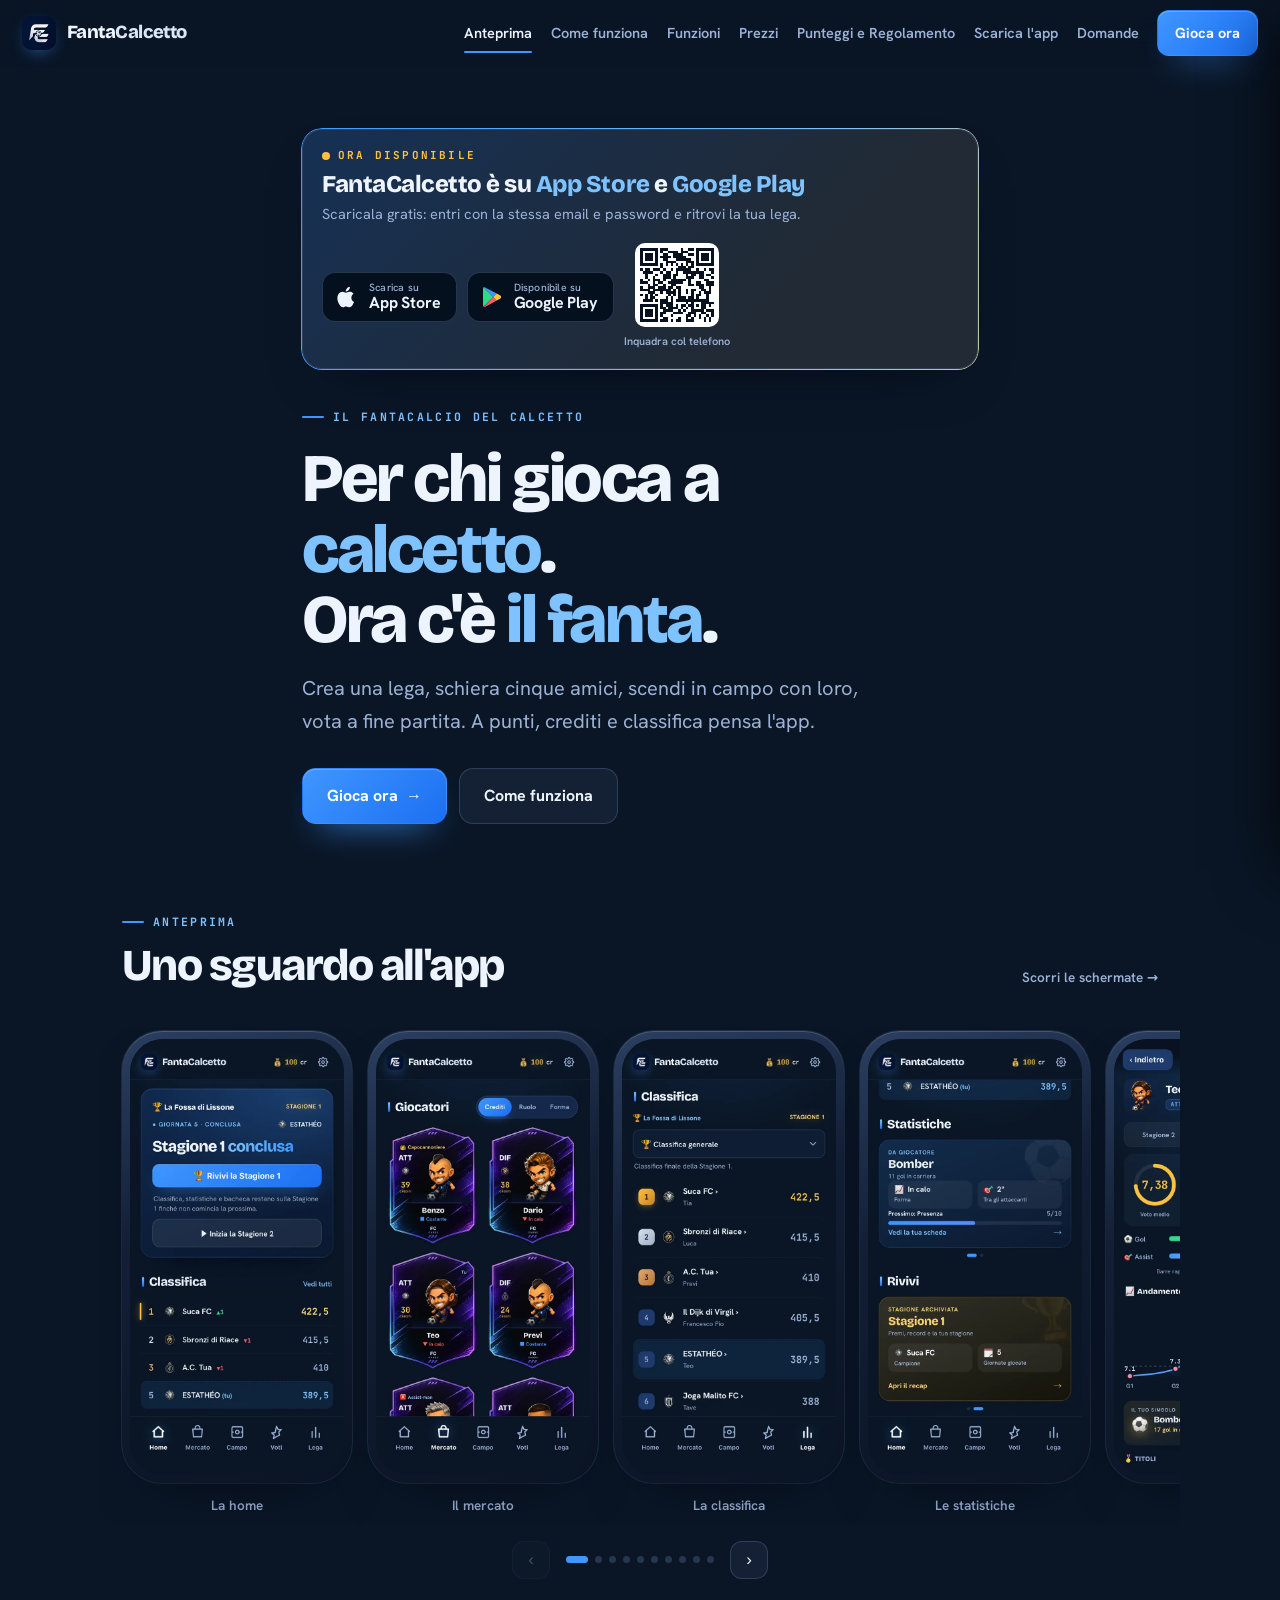
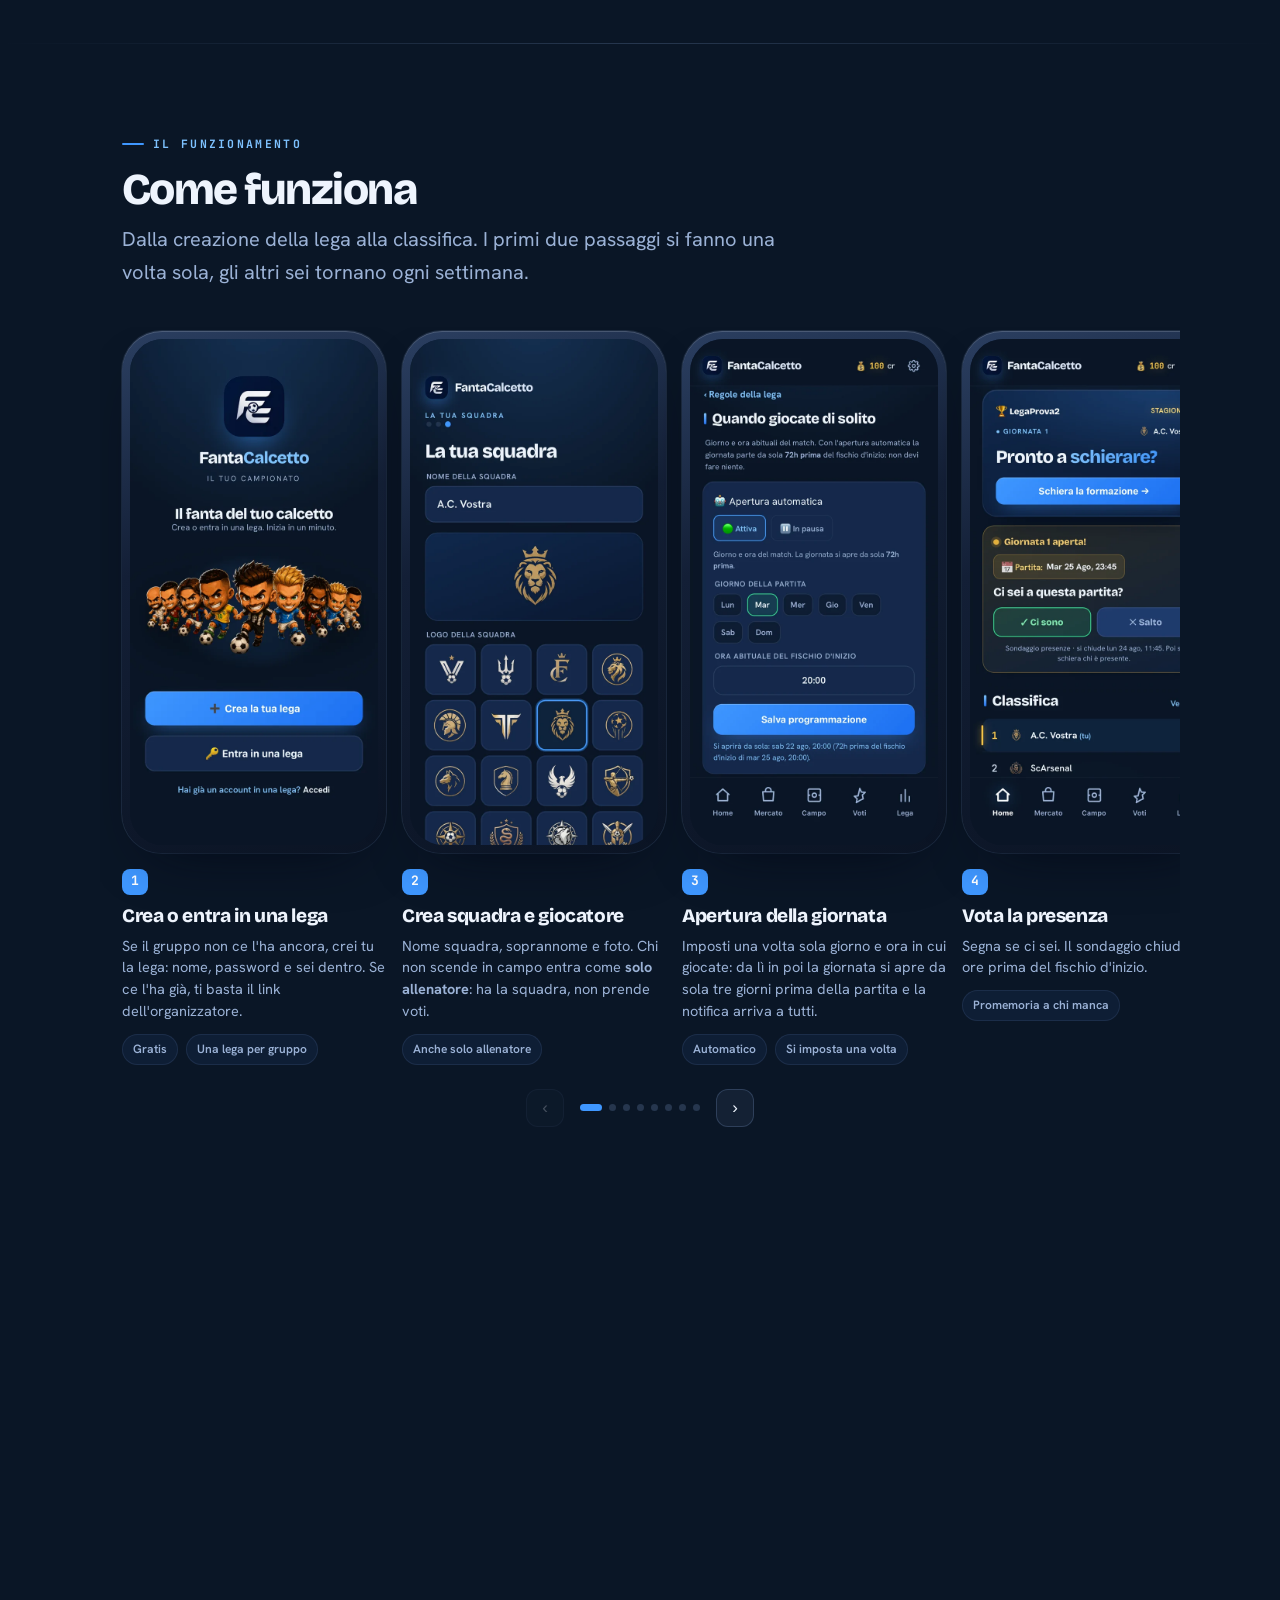
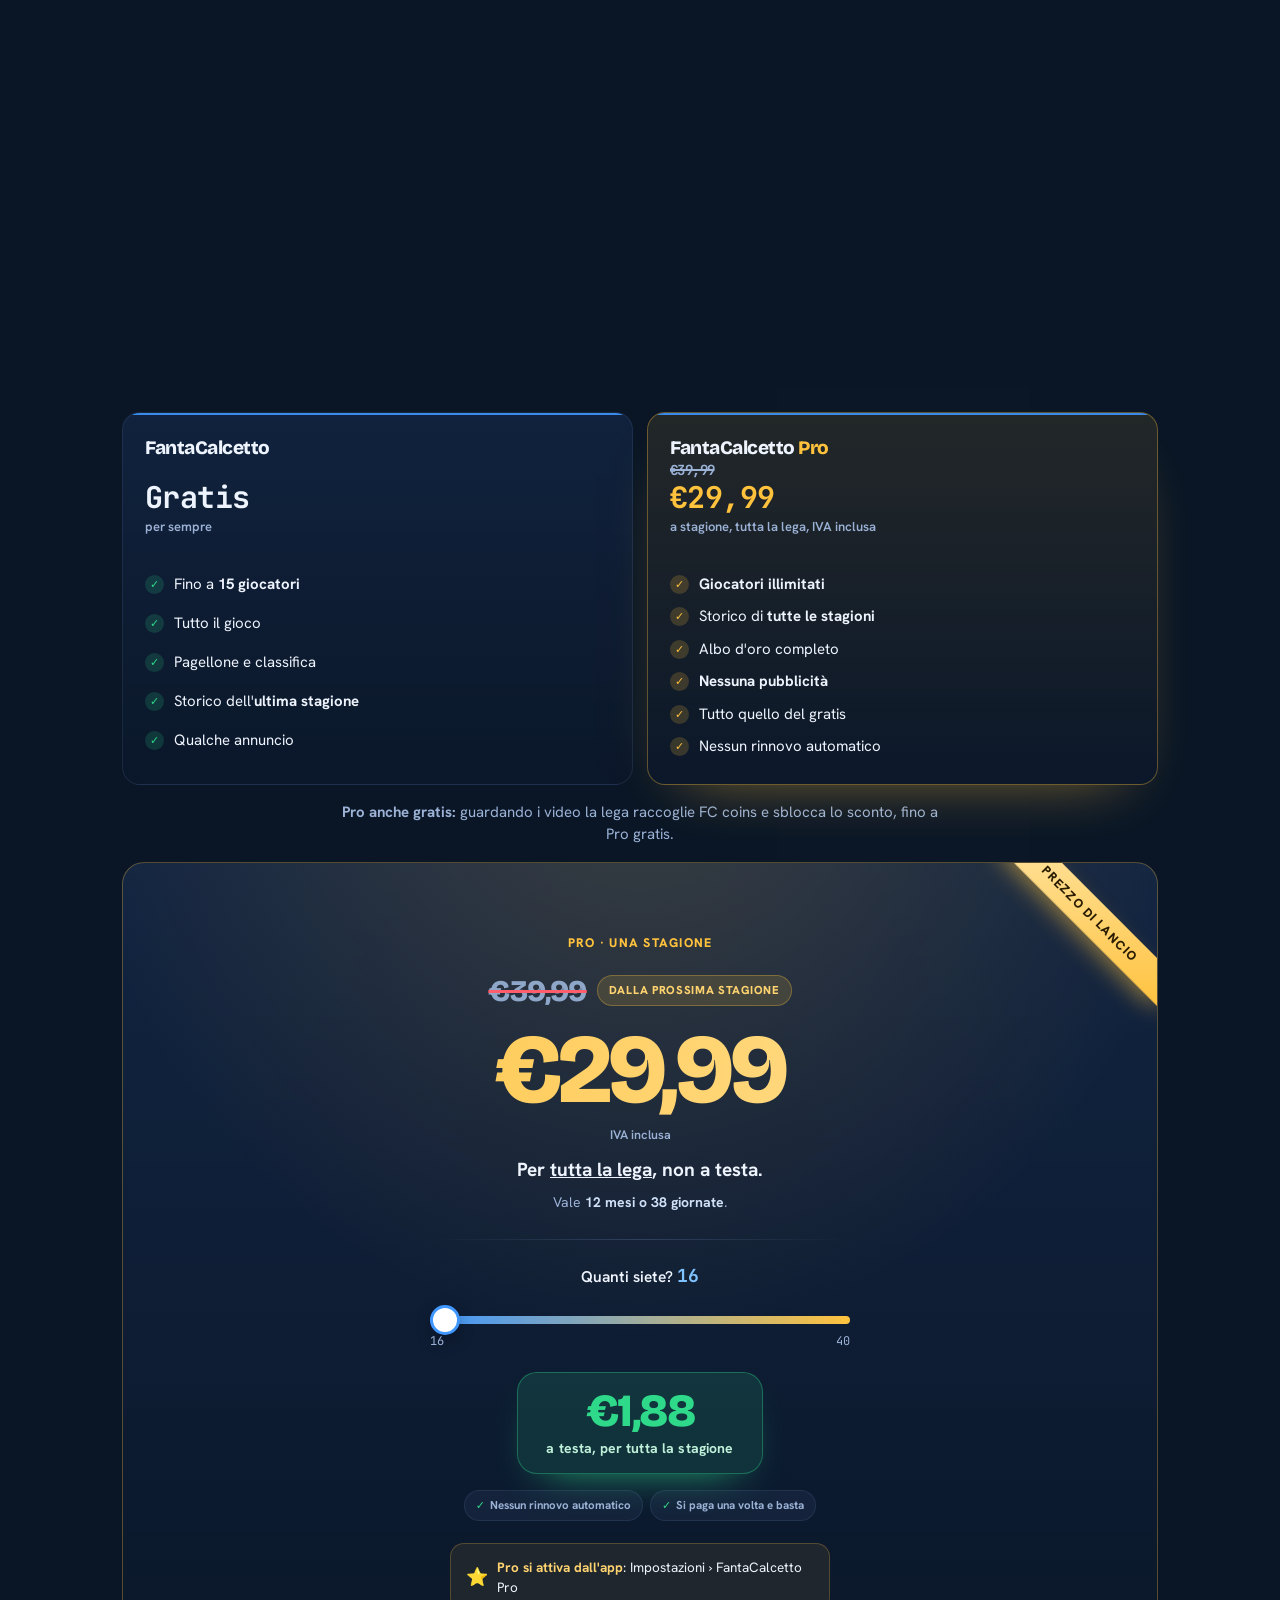
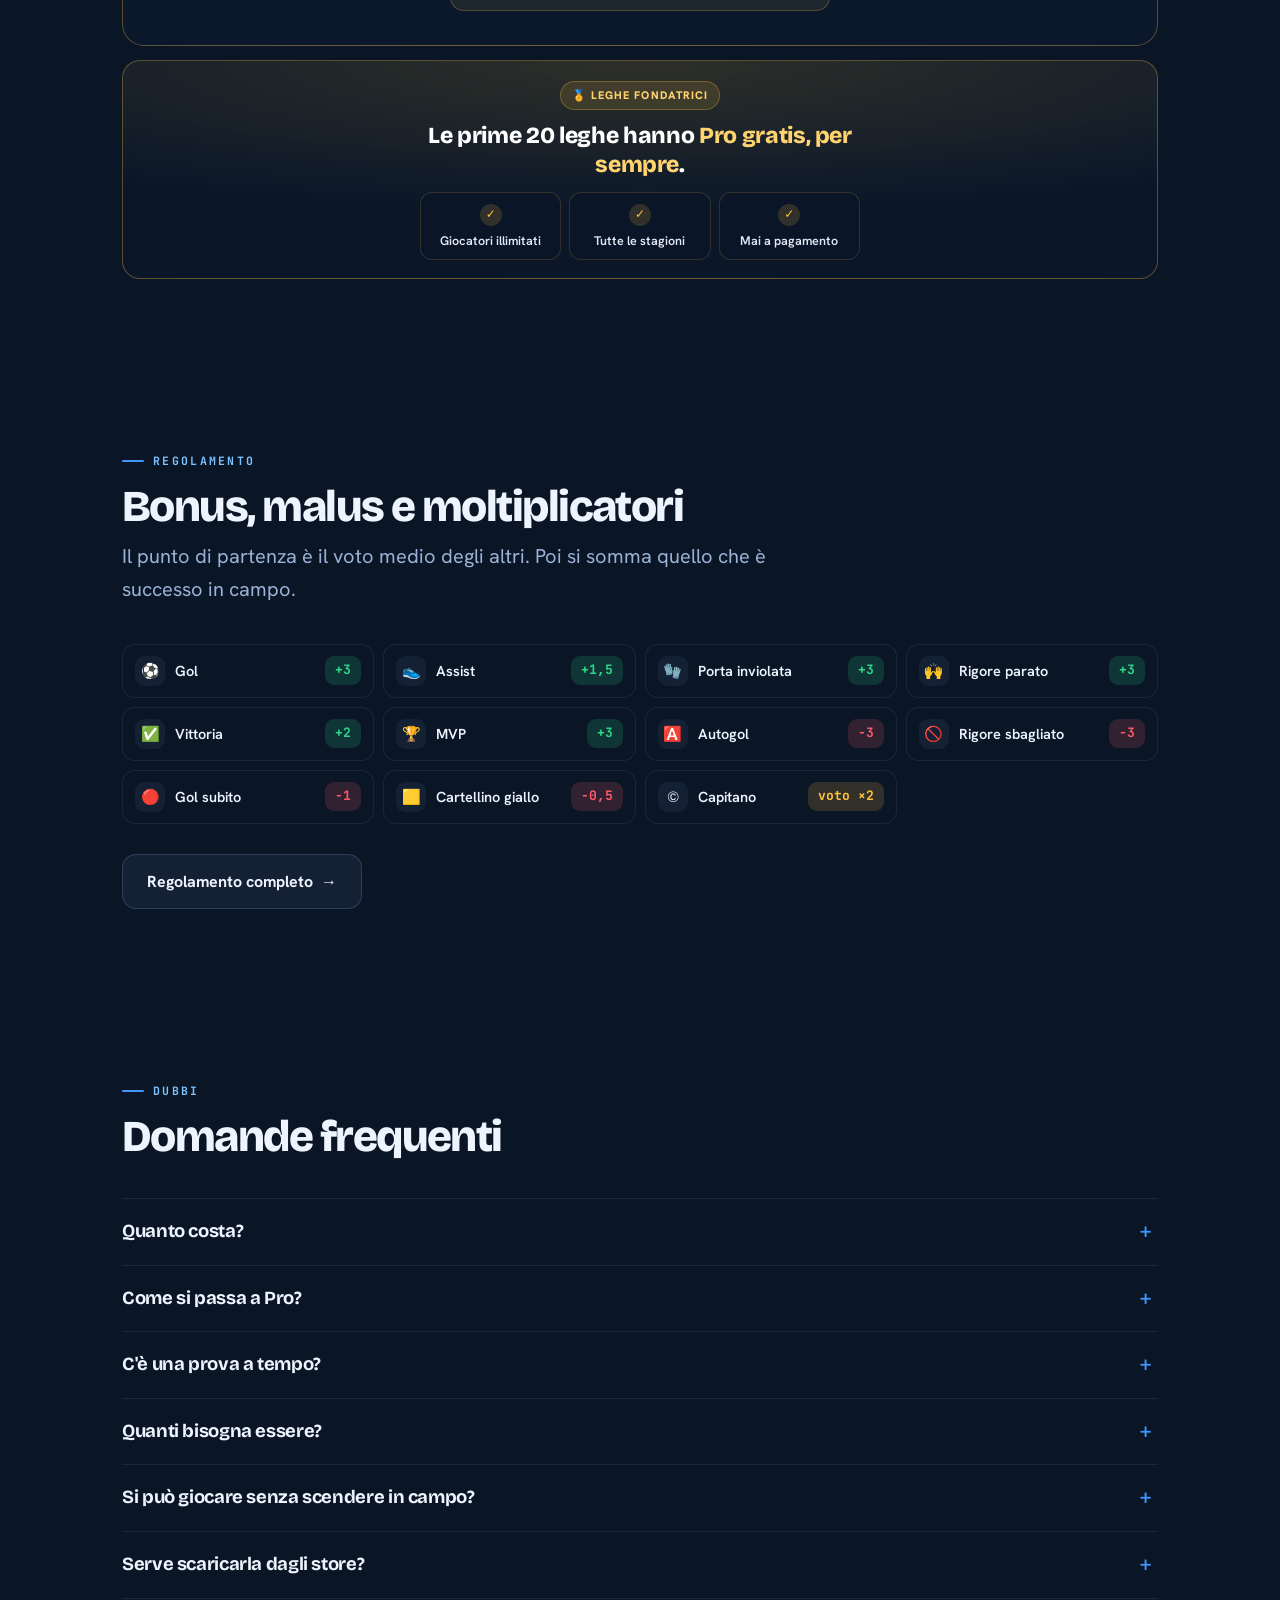
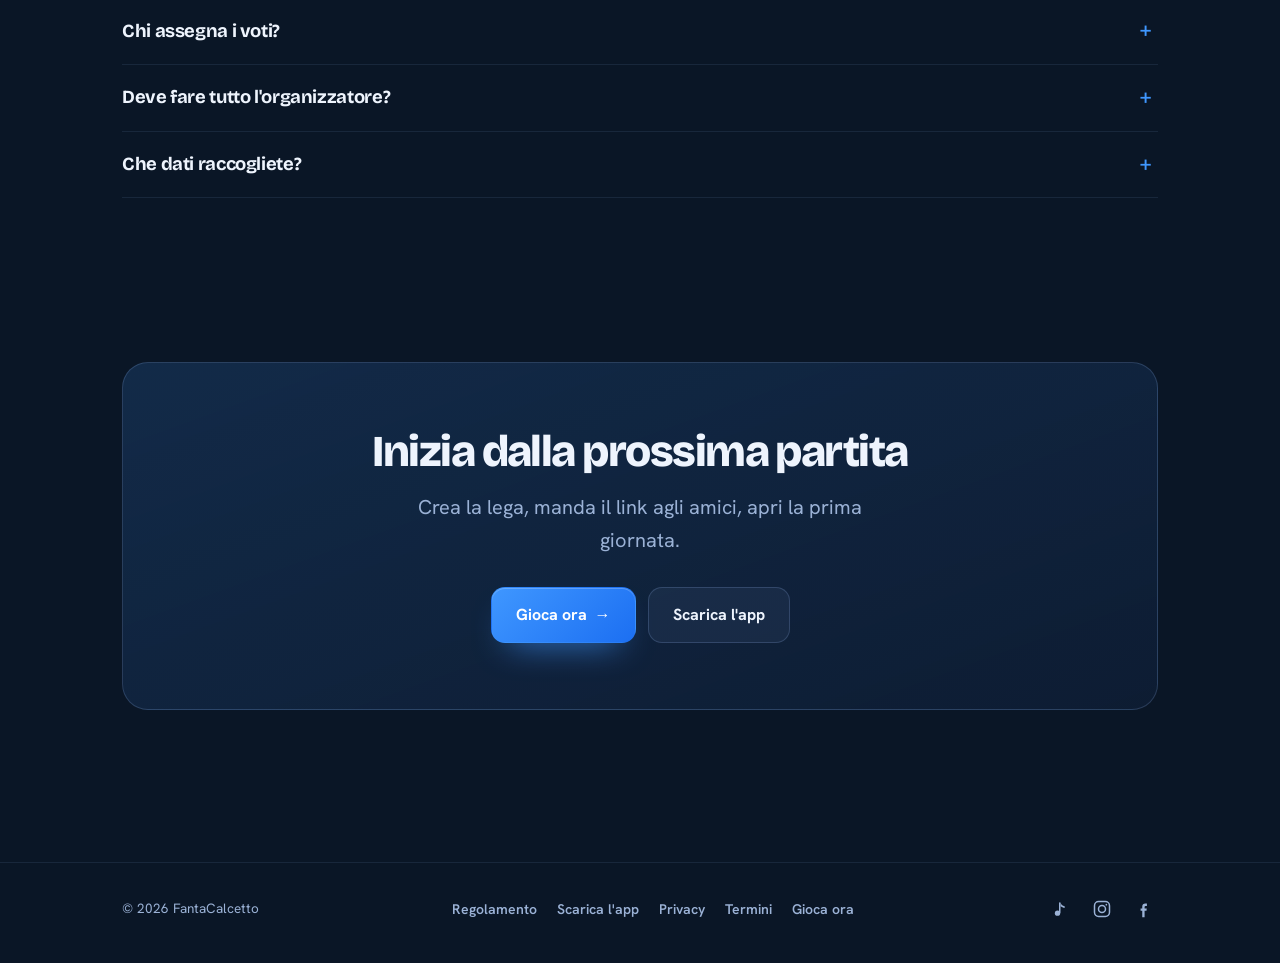
<file: index.html>
<!DOCTYPE html>
<html lang="it">
<head>
<meta charset="UTF-8">
<meta name="viewport" content="width=device-width, initial-scale=1, viewport-fit=cover">

<!-- PRIMO DISEGNO — deve restare in cima, prima di ogni foglio di stile.
     Il problema: la grafica della vetrina sta in `sito.css`, un file a parte.
     Su iPhone, quando la rete e' lenta, Safari non aspetta all'infinito: dopo
     qualche istante disegna la pagina con gli stili che ha, cioe' NESSUNO, e si
     vede l'elenco dei link in Times New Roman. Queste poche righe arrivano coi
     primi byte: dipingono lo sfondo scuro e coprono tutto col logo finche'
     `sito.css` non e' pronto (classe `ready` sull'<html>, messa dall'onload del
     foglio). Se il foglio non arrivasse, la copertura si toglie da sola dopo 8
     secondi invece di lasciare lo schermo bloccato. -->
<style>
  html{background:#0a1626}
  #preboot{position:fixed;top:0;left:0;right:0;bottom:0;z-index:99999;
    background:radial-gradient(130% 80% at 50% 32%, rgba(63,151,255,.20), transparent 62%),#0a1626;
    display:flex;flex-direction:column;align-items:center;justify-content:center;gap:14px;
    animation:pbGiveUp .4s ease 8s forwards}
  #preboot img{width:88px;height:88px;border-radius:25px;display:block;
    box-shadow:0 20px 44px -16px rgba(63,151,255,.6)}
  #preboot span{font-family:-apple-system,BlinkMacSystemFont,'Segoe UI',Roboto,sans-serif;
    font-weight:800;font-size:19px;letter-spacing:-.03em;color:#eef4fd}
  #preboot span i{font-style:normal;color:#dbe5f6}
  html.ready #preboot{opacity:0;visibility:hidden;transition:opacity .3s ease}
  @keyframes pbGiveUp{to{opacity:0;visibility:hidden}}
  /* 02/11/2026 — avviso «presto sugli store» (apertura + installazione) */
  .soon{position:relative;display:flex;align-items:center;justify-content:space-between;gap:18px 26px;flex-wrap:wrap;
    margin:0 0 30px;padding:18px 20px;border-radius:20px;isolation:isolate;
    background:linear-gradient(135deg,rgba(63,151,255,.16),rgba(255,194,61,.08) 70%),#0e1d34;
    box-shadow:0 24px 60px -34px rgba(0,6,20,.95), 0 0 0 1px rgba(150,185,240,.14) inset}
  .soon::before{content:"";position:absolute;inset:-1px;border-radius:21px;padding:1px;z-index:-1;
    background:linear-gradient(110deg,#3f97ff,#7ec2ff 30%,#ffc23d 55%,#3f97ff 80%);background-size:250% 100%;
    -webkit-mask:linear-gradient(#000 0 0) content-box,linear-gradient(#000 0 0);-webkit-mask-composite:xor;mask-composite:exclude;
    animation:soonFlow 6s linear infinite}
  .soon-tx{display:flex;flex-direction:column;gap:5px;min-width:0;flex:1 1 300px}
  .soon-kick{font-family:'JetBrains Mono',ui-monospace,monospace;font-size:11px;font-weight:700;letter-spacing:.2em;
    text-transform:uppercase;color:#ffc23d;display:inline-flex;align-items:center;gap:8px}
  .soon-kick i{width:8px;height:8px;border-radius:50%;background:#ffc23d;box-shadow:0 0 0 0 rgba(255,194,61,.7);animation:soonPing 1.8s ease-out infinite}
  .soon-tx b{font-family:'Bricolage Grotesque',system-ui,sans-serif;font-weight:800;font-size:clamp(19px,2.3vw,24px);line-height:1.2;letter-spacing:-.02em;color:#eef4fd}
  .soon-tx b em{font-style:normal;color:#7ec2ff}
  .soon-sub{font-size:14.5px;line-height:1.5;color:#9bb2d6}
  .soon-stores{display:flex;gap:10px;flex-wrap:wrap;align-items:center}
  .store{display:inline-flex;align-items:center;gap:10px;padding:9px 15px 9px 12px;border-radius:13px;
    background:#05101f;color:#eef4fd;border:1px solid rgba(150,185,240,.22);text-decoration:none;white-space:nowrap}
  .store svg{width:24px;height:24px;flex:none}
  .store>span{display:flex;flex-direction:column;line-height:1.1;font-weight:700;font-size:16px;letter-spacing:-.01em}
  .store small{font-size:10.5px;font-weight:500;color:#9bb2d6;letter-spacing:.02em}
  .soon.mini{margin:0 0 22px}
  #scarica{scroll-margin-top:96px}
  .soon-qr{display:none;flex-direction:column;align-items:center;gap:6px;font-size:11px;color:#9bb2d6;font-weight:600}
  .soon-qr svg{width:84px;height:84px;border-radius:10px}
  @media (min-width:761px) and (hover:hover){.soon-qr{display:flex}}
  .rv-strip{overflow:hidden;padding:6px 0 10px;-webkit-mask:linear-gradient(90deg,transparent,#000 6%,#000 94%,transparent);mask:linear-gradient(90deg,transparent,#000 6%,#000 94%,transparent)}
  .rv-track{display:flex;gap:14px;width:max-content;animation:rvMove var(--rv-dur,40s) linear infinite}
  .rv-strip:hover .rv-track{animation-play-state:paused}
  .rv{width:300px;flex:none;padding:16px 17px;border-radius:18px;background:#0e1d34;box-shadow:0 0 0 1px rgba(150,185,240,.14) inset,0 20px 40px -30px rgba(0,6,20,.9)}
  .rv-st{color:#ffc23d;letter-spacing:2px;font-size:15px}
  .rv b{display:block;margin:7px 0 5px;color:#eef4fd;font-size:15.5px;line-height:1.3}
  .rv p{margin:0;color:#9bb2d6;font-size:14px;line-height:1.5;display:-webkit-box;-webkit-line-clamp:5;-webkit-box-orient:vertical;overflow:hidden}
  .rv small{display:flex;align-items:center;gap:6px;margin-top:10px;color:#7f97bb;font-size:12px}
  .rv small svg{width:14px;height:14px}
  @keyframes rvMove{to{transform:translateX(-50%)}}
  @media (prefers-reduced-motion:reduce){.rv-track{animation:none}.rv-strip{overflow-x:auto}}
  .dlqr{display:flex;align-items:center;gap:18px;margin:0 0 22px;padding:16px 18px;border-radius:18px;background:#0e1d34;box-shadow:0 0 0 1px rgba(150,185,240,.14) inset}
  .dlqr svg{width:112px;height:112px;flex:none;border-radius:10px}
  .dlqr p{font-size:15px;line-height:1.5;color:#9bb2d6;margin:0}
  .dlqr b{color:#eef4fd}
  @media (max-width:760px),(hover:none){.dlqr{display:none}}
  @keyframes soonFlow{to{background-position:-250% 0}}
  @keyframes soonPing{70%{box-shadow:0 0 0 9px rgba(255,194,61,0)}100%{box-shadow:0 0 0 0 rgba(255,194,61,0)}}
  @media (prefers-reduced-motion:reduce){.soon::before,.soon-kick i{animation:none}}
  @media (max-width:560px){.soon{padding:16px}.soon-stores{width:100%}.store{flex:1 1 0;justify-content:center}}
</style>

<!-- ------------------------------------------------------------------
     PONTE VERSO L'APP — deve stare qui in cima, prima di qualsiasi altra cosa.
     Fino allo spostamento l'app stava alla radice, quindi in giro esistono:
       · icone sulla Home installate con start_url "/"
       · link d'invito  https://fantacalcettoitalia.it/?lega=slug
       · link di recupero password mandati da Supabase su "/"
       · notifiche push che aprono "/?recap=..." o "/?srecap=..."
     Tutti finirebbero sulla vetrina invece che nel gioco. Qui li rimando a /app/
     conservando la coda dell'indirizzo. Chi arriva col browser e senza parametri
     vede la vetrina normalmente.
     ------------------------------------------------------------------ -->
<script>
(function(){
  try{
    var q = location.search + location.hash;
    var installata = (window.matchMedia && matchMedia('(display-mode: standalone)').matches)
                     || navigator.standalone === true;
    var perLApp = /[?&#](lega|recap|srecap|code|token_hash|access_token|refresh_token|type|error|error_description)=/.test(q);
    if (installata || perLApp) location.replace('/app/' + q);
  }catch(e){}
})();
</script>

<title>FantaCalcetto - Il fanta del tuo calcetto</title>
<meta name="description" content="Trasforma il calcetto tra amici in un campionato: presenze, formazione a 5 con crediti e capitano, voti tra giocatori, pagellone e classifica di stagione. Gratis su App Store e Google Play.">
<link rel="canonical" href="https://www.fantacalcettoitalia.it/">

<meta name="theme-color" content="#0a1626">
<meta property="og:type" content="website">
<meta property="og:site_name" content="FantaCalcetto">
<meta property="og:locale" content="it_IT">
<meta property="og:title" content="FantaCalcetto - Il fanta del tuo calcetto">
<meta property="og:description" content="Formazioni, crediti, voti, pagellone e classifica per il calcetto tra amici. Gratis, dal telefono.">
<meta property="og:url" content="https://www.fantacalcettoitalia.it/">
<meta property="og:image" content="https://www.fantacalcettoitalia.it/sito/anteprima.png">
<meta name="twitter:card" content="summary_large_image">

<!-- La vetrina NON deve essere installabile: niente <link rel="manifest">,
     niente service worker. Altrimenti sulla Home finisce questa pagina. -->
<link rel="apple-touch-icon" href="icon-512.png?v=4">
<link rel="icon" type="image/png" sizes="512x512" href="icon-512.png?v=4">

<!-- I font non fermano il disegno della pagina: si scaricano e poi si applicano. -->
<link href="/app/fonts/fonts.css" rel="stylesheet" media="print" onload="this.media='all'">
<noscript><link href="/app/fonts/fonts.css" rel="stylesheet"></noscript>
<link rel="stylesheet" href="sito.css?v=12" onload="document.documentElement.classList.add('ready')">
<script>addEventListener('load',function(){document.documentElement.classList.add('ready');});</script>
<style>
  /* «Punteggi e Regolamento» e' lungo quasi il triplo di «Punteggi»: sotto i
     1240px il menu in alto non ci sta piu' e va sostituito dalla tendina.
     La regola sta QUI e non in sito.css apposta: sito.css e' condiviso con
     regolamento/privacy/termini, e cambiarlo vorrebbe dire alzare ?v= su
     quattro file invece che caricarne uno. */
  @media (max-width:1240px){ .topnav{display:none} .topbar .btn{margin-left:auto} .burger{display:flex} }
  /* Barra su computer (sessione 68): le voci non vanno MAI a capo. Prima, fra
     1240 e ~1400px, «Come funziona», «Punteggi e Regolamento» e «Gioca ora» si
     spezzavano su due righe. Fra 1120 e 1240px sparivano le voci ma non
     compariva il menu: ora compare. Sotto i 1120px non cambia niente. */
  .topbar .brand,.topnav a,.topbar .btn{white-space:nowrap}
  .topbar .brand,.topbar .btn{flex:none}
  .topnav{flex-wrap:nowrap}
  /* con «Punteggi e Regolamento» le voci non stanno nei 1080px del contenuto:
     solo la barra si allarga un po', il resto della pagina resta com'e'. */
  @media (min-width:1241px){ .topbar .wrap{max-width:1300px} }
  @media (min-width:1241px) and (max-width:1420px){ .topnav{gap:19px;font-size:14.5px} }

  /* Cosa contiene l'app (sessione 68): da sei schede alte a un elenco compatto,
     come le righe dell'app. Una colonna sul telefono, due o tre su schermi larghi. */
  .feat{display:grid;grid-template-columns:1fr;border:1px solid var(--line);border-radius:18px;overflow:hidden;
    background:linear-gradient(180deg,rgba(31,58,108,.30),rgba(13,26,47,.40))}
  .feat .fi{display:flex;align-items:center;gap:13px;padding:13px 16px;border-top:1px solid var(--line)}
  .feat .fi:first-child{border-top:0}
  .feat .ic{flex:none;width:36px;height:36px;border-radius:10px;display:grid;place-items:center;font-size:18px;
    background:var(--chip,rgba(63,151,255,.14))}
  .feat .tx{min-width:0}
  .feat .tx b{display:block;font-size:15px;font-weight:700;color:var(--text);line-height:1.3}
  .feat .tx span{display:block;font-size:13.5px;color:var(--muted);line-height:1.4;margin-top:2px}
  @media (min-width:760px){
    .feat{grid-template-columns:repeat(2,1fr)}
    .feat .fi{padding:16px 18px}
    .feat .fi:nth-child(2){border-top:0}
    .feat .fi:nth-child(odd){border-right:1px solid var(--line)}
  }
  @media (min-width:1000px){
    .feat{grid-template-columns:repeat(3,1fr)}
    .feat .fi:nth-child(3){border-top:0}
    .feat .fi:nth-child(odd){border-right:0}
    .feat .fi:not(:nth-child(3n)){border-right:1px solid var(--line)}
  }

  /* Le prime 20 leghe (sessione 68): una targa pulita e centrata, al posto
     della riga lunga con la medaglia a lato. */
  .pfound{display:block;text-align:center;margin-top:14px;padding:20px 18px 18px;
    border:1px solid rgba(255,194,61,.32);border-radius:18px;color:var(--text);
    background:radial-gradient(120% 95% at 50% 0%,rgba(255,194,61,.15),rgba(13,26,47,.38) 72%)}
  .pfound .pf-k{display:inline-block;font-size:11px;font-weight:800;letter-spacing:.1em;text-transform:uppercase;
    color:var(--gold-soft);background:rgba(255,194,61,.12);border:1px solid rgba(255,194,61,.28);
    padding:5px 11px;border-radius:999px}
  .pfound .pf-t{font-family:'Bricolage Grotesque';font-weight:800;font-size:clamp(19px,2.3vw,23px);line-height:1.25;
    letter-spacing:-.015em;margin:12px auto 12px;max-width:440px;color:#fff}
  .pfound .pf-t em{font-style:normal;color:var(--gold-soft)}
  .pfound .pf-l{display:grid;grid-template-columns:repeat(3,minmax(0,1fr));gap:8px;max-width:440px;margin:0 auto}
  .pfound .pf-l span{display:flex;flex-direction:column;align-items:center;gap:7px;padding:11px 6px 10px;border-radius:12px;
    background:rgba(10,22,38,.45);border:1px solid rgba(255,194,61,.16);font-size:12.5px;font-weight:600;line-height:1.3;color:#e3e9f3}
  .pfound .pf-l i{font-style:normal;width:22px;height:22px;border-radius:50%;display:grid;place-items:center;
    background:rgba(255,194,61,.16);color:var(--gold);font-size:12px;font-weight:800}
  @media (max-width:360px){ .pfound{padding:18px 12px 14px} .pfound .pf-l{gap:6px} .pfound .pf-l span{font-size:11.5px;padding:10px 2px 9px} }
  /* Sessione 68: il pulsante Pro esce dalla vetrina. Da qui non si sa di che
     lega sei, quindi il passaggio si fa dall'app (27/10/2026: acquisti in-app, /pro tolta). Stili qui e non in
     sito.css per lo stesso motivo della regola sopra. */
  .calc .cvat{color:var(--muted);font-size:12.5px;font-weight:600;margin:-2px 0 10px}
  .calc .cwhere{display:flex;align-items:center;justify-content:center;gap:9px;text-align:left;max-width:380px;
    margin:22px auto 0;padding:13px 15px;border-radius:14px;
    background:rgba(255,194,61,.08);border:1px solid rgba(255,194,61,.24);font-size:13.5px;line-height:1.5}
  .calc .cwhere .ic{font-size:18px;line-height:1.2;flex:none}
  .calc .cwhere b{color:var(--gold-soft)}
  .calc a.cwhere{color:inherit;text-decoration:none;transition:background .2s,border-color .2s}
  .calc a.cwhere:hover{background:rgba(255,194,61,.14);border-color:rgba(255,194,61,.45)}
  .calc a.cwhere u{color:var(--gold-soft);text-underline-offset:3px;font-weight:700;white-space:nowrap}
</style>

<script type="application/ld+json">
{
  "@context":"https://schema.org",
  "@type":"SoftwareApplication",
  "name":"FantaCalcetto",
  "applicationCategory":"SportsApplication",
  "operatingSystem":"iOS, Android, Web",
  "url":"https://www.fantacalcettoitalia.it/",
  "inLanguage":"it",
  "description":"App per giocare al fantacalcio sulla partita di calcetto tra amici: presenze, formazione a 5, crediti, voti, pagellone e classifica di stagione. Gratis fino a 15 giocatori.",
  "offers":[
    {"@type":"Offer","name":"FantaCalcetto","price":"0","priceCurrency":"EUR","description":"Gratis per sempre, fino a 15 giocatori per lega."},
    {"@type":"Offer","name":"FantaCalcetto Pro","price":"29.99","priceCurrency":"EUR","description":"Prezzo di lancio, per tutta la lega, 12 mesi o 38 giornate: giocatori illimitati e tutte le stagioni archiviate. Si acquista nell'app."}
  ]
}
</script>
<script type="application/ld+json">
{
  "@context":"https://schema.org",
  "@type":"FAQPage",
  "mainEntity":[
    {"@type":"Question","name":"Quanto costa FantaCalcetto?","acceptedAnswer":{"@type":"Answer","text":"Giocare è gratis, per sempre: fino a 15 giocatori la lega ha il gioco completo, pagellone e classifica compresi. Nelle leghe gratis compare qualche annuncio, con Pro nessuno. FantaCalcetto Pro costa 29,99 euro a stagione per tutta la lega, non a testa, e serve se siete più di 15 o se volete tenere le stagioni passate."}},
    {"@type":"Question","name":"Quante persone servono per giocare?","acceptedAnswer":{"@type":"Answer","text":"Da dieci in su, così le formazioni possono essere diverse tra loro. Con quindici è perfetto. La versione gratuita arriva fino a 15 giocatori; oltre serve Pro, che non ha nessun tetto. Chi è già nella lega non viene mai tolto."}},
    {"@type":"Question","name":"Si può giocare senza scendere in campo?","acceptedAnswer":{"@type":"Answer","text":"Sì. Chi non gioca a calcetto entra come solo allenatore: ha la sua squadra, schiera la formazione e sta in classifica. Non prende voti e non compare nel sondaggio delle presenze."}},
    {"@type":"Question","name":"Bisogna scaricare l'app da App Store o Play Store?","acceptedAnswer":{"@type":"Answer","text":"Sì: FantaCalcetto si scarica gratis da App Store (iPhone) e da Google Play (Android). Si entra con email e password e le notifiche avvisano quando si apre la giornata, quando schierare e quando votare."}},
    {"@type":"Question","name":"Chi assegna i voti ai giocatori?","acceptedAnswer":{"@type":"Answer","text":"I giocatori stessi: a fine partita ognuno vota gli altri e la media è il voto di giornata. L'organizzatore inserisce solo gol, assist, rigori, cartellini e risultato."}},
    {"@type":"Question","name":"L'organizzatore deve mandare avanti tutto a mano?","acceptedAnswer":{"@type":"Answer","text":"No. La giornata si apre da sola, i promemoria partono da soli e la giornata si chiude quando arrivano i voti. Resta solo da segnare com'è finita la partita."}},
    {"@type":"Question","name":"Che dati raccoglie FantaCalcetto?","acceptedAnswer":{"@type":"Answer","text":"Il minimo per far funzionare il gioco: email, nome, soprannome, nome squadra e presenze. Nessuna rivendita di dati."}}
  ]
}
</script>
</head>
<body>
<div id="preboot"><img src="icon-512.png?v=4" alt=""><span>Fanta<i>Calcetto</i></span></div>

<header class="topbar" id="topbar">
  <div class="wrap">
    <a class="brand" href="#top">
      <img src="icon-512.png?v=4" alt="" width="34" height="34">
      <span>Fanta<span class="b2">Calcetto</span></span>
    </a>
    <nav class="topnav" data-nav aria-label="Sezioni">
      <a href="#anteprima">Anteprima</a>
      <a href="#come-funziona">Come funziona</a>
      <a href="#funzioni">Funzioni</a>
      <a href="#prezzi">Prezzi</a>
      <a href="#punteggi">Punteggi e Regolamento</a>
      <a href="#scarica">Scarica l'app</a>
      <a href="#domande">Domande</a>
    </nav>
    <a class="btn btn-primary btn-sm" data-app-link href="#">Gioca ora</a>
    <button class="burger" id="burger" type="button" aria-label="Apri il menu" aria-expanded="false" aria-controls="drawer" onclick="menu(true)">
      <i></i><i></i><i></i>
    </button>
  </div>
</header>

<!-- Tendina laterale: stesse sezioni del menu in alto -->
<div class="scrim" id="scrim" onclick="menu(false)"></div>
<aside class="drawer" id="drawer" data-nav aria-label="Sezioni">
  <div class="dh">
    <span>Sezioni</span>
    <button class="x" type="button" aria-label="Chiudi il menu" onclick="menu(false)">✕</button>
  </div>
  <a href="#anteprima">Anteprima</a>
  <a href="#come-funziona">Come funziona</a>
  <a href="#funzioni">Funzioni</a>
  <a href="#prezzi">Prezzi</a>
  <a href="#punteggi">Punteggi e Regolamento</a>
  <a href="#scarica">Scarica l'app</a>
  <a href="#domande">Domande</a>
  <a class="btn btn-primary" data-app-link href="#">Gioca ora</a>
</aside>


<main id="top">

<!-- ============================================================
     APERTURA
     ============================================================ -->
<section class="hero">
  <div class="wrap hero-head">
    <!-- 13/11/2026 — app pubblicata su App Store e Google Play -->
    <div class="soon rise" id="scarica" role="note" aria-label="Su App Store e Google Play">
      <div class="soon-tx">
        <span class="soon-kick"><i></i>Ora disponibile</span>
        <b>FantaCalcetto è su <em>App Store</em> e <em>Google Play</em></b>
        <span class="soon-sub">Scaricala gratis: entri con la stessa email e password e ritrovi la tua lega.</span>
      </div>
      <div class="soon-stores">
        <a class="store" href="https://apps.apple.com/it/app/id6826225028" target="_blank" rel="noopener"><svg viewBox="0 0 24 24" aria-hidden="true"><path fill="currentColor" d="M16.37 12.73c-.03-2.6 2.12-3.85 2.22-3.91-1.21-1.77-3.09-2.01-3.76-2.04-1.6-.16-3.12.94-3.93.94-.81 0-2.06-.92-3.39-.89-1.74.03-3.35 1.01-4.25 2.57-1.81 3.14-.46 7.79 1.3 10.34.86 1.25 1.89 2.65 3.24 2.6 1.3-.05 1.79-.84 3.36-.84 1.57 0 2.01.84 3.38.81 1.4-.02 2.29-1.27 3.14-2.53.99-1.45 1.4-2.86 1.42-2.93-.03-.01-2.72-1.04-2.73-4.12zM13.79 5.1c.72-.87 1.2-2.07 1.07-3.27-1.03.04-2.28.69-3.02 1.55-.66.77-1.24 2-1.09 3.18 1.15.09 2.32-.58 3.04-1.46z"/></svg><span><small>Scarica su</small>App Store</span></a>
        <a class="store" href="https://play.google.com/store/apps/details?id=it.fantacalcettoitalia.app" target="_blank" rel="noopener"><svg viewBox="0 0 24 24" aria-hidden="true"><path fill="#2fd98a" d="M3.6 2.3 13.3 12l-9.7 9.7c-.35-.2-.6-.6-.6-1.1V3.4c0-.5.25-.9.6-1.1z"/><path fill="#3f97ff" d="m16.7 8.6-3.4 3.4-9.7-9.7c.3-.17.7-.18 1.05.02z"/><path fill="#ff5d6b" d="m16.7 15.4-11.75 6.7c-.35.2-.75.2-1.05.02L13.3 12z"/><path fill="#ffc23d" d="m20.4 10.5-3.7-1.9-3.4 3.4 3.4 3.4 3.7-1.9c1-.6 1-2.4 0-3z"/></svg><span><small>Disponibile su</small>Google Play</span></a>
        <span class="soon-qr"><svg viewBox="-2 -2 33 33" shape-rendering="crispEdges" aria-label="Codice QR per scaricare l’app"><rect x="-2" y="-2" width="33" height="33" fill="#fff"/><path fill="#07111f" d="M0 0h7v1h-7zM8 0h3v1h-3zM16 0h1v1h-1zM19 0h2v1h-2zM22 0h7v1h-7zM0 1h1v1h-1zM6 1h1v1h-1zM8 1h1v1h-1zM11 1h4v1h-4zM16 1h3v1h-3zM22 1h1v1h-1zM28 1h1v1h-1zM0 2h1v1h-1zM2 2h3v1h-3zM6 2h1v1h-1zM9 2h2v1h-2zM13 2h4v1h-4zM19 2h2v1h-2zM22 2h1v1h-1zM24 2h3v1h-3zM28 2h1v1h-1zM0 3h1v1h-1zM2 3h3v1h-3zM6 3h1v1h-1zM8 3h4v1h-4zM13 3h5v1h-5zM22 3h1v1h-1zM24 3h3v1h-3zM28 3h1v1h-1zM0 4h1v1h-1zM2 4h3v1h-3zM6 4h1v1h-1zM9 4h2v1h-2zM14 4h6v1h-6zM22 4h1v1h-1zM24 4h3v1h-3zM28 4h1v1h-1zM0 5h1v1h-1zM6 5h1v1h-1zM10 5h4v1h-4zM18 5h3v1h-3zM22 5h1v1h-1zM28 5h1v1h-1zM0 6h7v1h-7zM8 6h1v1h-1zM10 6h1v1h-1zM12 6h1v1h-1zM14 6h1v1h-1zM16 6h1v1h-1zM18 6h1v1h-1zM20 6h1v1h-1zM22 6h7v1h-7zM8 7h1v1h-1zM15 7h3v1h-3zM19 7h2v1h-2zM0 8h1v1h-1zM2 8h2v1h-2zM5 8h3v1h-3zM9 8h1v1h-1zM12 8h1v1h-1zM14 8h6v1h-6zM22 8h1v1h-1zM25 8h1v1h-1zM27 8h2v1h-2zM1 9h4v1h-4zM8 9h1v1h-1zM10 9h2v1h-2zM14 9h1v1h-1zM17 9h8v1h-8zM28 9h1v1h-1zM2 10h1v1h-1zM6 10h1v1h-1zM9 10h3v1h-3zM13 10h2v1h-2zM18 10h1v1h-1zM20 10h2v1h-2zM23 10h2v1h-2zM26 10h2v1h-2zM2 11h1v1h-1zM5 11h1v1h-1zM9 11h3v1h-3zM13 11h1v1h-1zM18 11h3v1h-3zM23 11h2v1h-2zM28 11h1v1h-1zM0 12h1v1h-1zM3 12h1v1h-1zM5 12h3v1h-3zM9 12h1v1h-1zM12 12h6v1h-6zM19 12h1v1h-1zM25 12h2v1h-2zM0 13h3v1h-3zM5 13h1v1h-1zM7 13h2v1h-2zM11 13h6v1h-6zM19 13h1v1h-1zM22 13h2v1h-2zM26 13h3v1h-3zM3 14h1v1h-1zM5 14h2v1h-2zM9 14h1v1h-1zM12 14h2v1h-2zM19 14h2v1h-2zM22 14h3v1h-3zM26 14h3v1h-3zM0 15h1v1h-1zM3 15h3v1h-3zM7 15h3v1h-3zM11 15h2v1h-2zM14 15h2v1h-2zM23 15h2v1h-2zM27 15h1v1h-1zM0 16h4v1h-4zM5 16h7v1h-7zM13 16h1v1h-1zM15 16h1v1h-1zM18 16h1v1h-1zM20 16h2v1h-2zM24 16h2v1h-2zM27 16h1v1h-1zM3 17h3v1h-3zM8 17h1v1h-1zM10 17h4v1h-4zM15 17h1v1h-1zM18 17h1v1h-1zM20 17h1v1h-1zM23 17h1v1h-1zM25 17h3v1h-3zM0 18h1v1h-1zM2 18h1v1h-1zM4 18h1v1h-1zM6 18h1v1h-1zM11 18h1v1h-1zM13 18h1v1h-1zM15 18h1v1h-1zM20 18h1v1h-1zM22 18h2v1h-2zM26 18h1v1h-1zM2 19h1v1h-1zM4 19h2v1h-2zM10 19h1v1h-1zM12 19h1v1h-1zM15 19h3v1h-3zM19 19h2v1h-2zM22 19h1v1h-1zM26 19h1v1h-1zM1 20h4v1h-4zM6 20h1v1h-1zM8 20h3v1h-3zM12 20h1v1h-1zM14 20h13v1h-13zM8 21h5v1h-5zM18 21h1v1h-1zM20 21h1v1h-1zM24 21h5v1h-5zM0 22h7v1h-7zM8 22h1v1h-1zM10 22h3v1h-3zM14 22h1v1h-1zM16 22h2v1h-2zM19 22h2v1h-2zM22 22h1v1h-1zM24 22h2v1h-2zM27 22h1v1h-1zM0 23h1v1h-1zM6 23h1v1h-1zM8 23h2v1h-2zM11 23h4v1h-4zM16 23h1v1h-1zM18 23h1v1h-1zM20 23h1v1h-1zM24 23h2v1h-2zM0 24h1v1h-1zM2 24h3v1h-3zM6 24h1v1h-1zM9 24h4v1h-4zM15 24h1v1h-1zM17 24h1v1h-1zM20 24h5v1h-5zM26 24h3v1h-3zM0 25h1v1h-1zM2 25h3v1h-3zM6 25h1v1h-1zM8 25h2v1h-2zM13 25h4v1h-4zM19 25h3v1h-3zM24 25h2v1h-2zM28 25h1v1h-1zM0 26h1v1h-1zM2 26h3v1h-3zM6 26h1v1h-1zM8 26h1v1h-1zM12 26h1v1h-1zM18 26h2v1h-2zM21 26h1v1h-1zM23 26h1v1h-1zM26 26h1v1h-1zM28 26h1v1h-1zM0 27h1v1h-1zM6 27h1v1h-1zM9 27h2v1h-2zM15 27h1v1h-1zM18 27h1v1h-1zM20 27h1v1h-1zM23 27h1v1h-1zM25 27h1v1h-1zM27 27h1v1h-1zM0 28h7v1h-7zM8 28h3v1h-3zM12 28h1v1h-1zM14 28h2v1h-2zM18 28h3v1h-3zM25 28h1v1h-1zM27 28h1v1h-1z"/></svg>Inquadra col telefono</span>
      </div>
    </div>
    <span class="eyebrow">Il fantacalcio del calcetto</span>
    <h1>Per chi gioca a <em>calcetto</em>.<br>Ora c'è <em>il fanta</em>.</h1>
    <p class="lead">Crea una lega, schiera cinque amici, scendi in campo con loro, vota a fine partita. A punti, crediti e classifica pensa l'app.</p>
    <div class="btn-row">
      <a class="btn btn-primary" data-app-link href="#">Gioca ora &nbsp;→</a>
      <a class="btn btn-ghost" href="#come-funziona">Come funziona</a>
    </div>
  </div>
</section>

<!-- ============================================================
     ANTEPRIMA — le schermate, scorrono col dito
     ============================================================ -->
<div class="wrap hero-shots" id="anteprima">
  <div class="sec-head head-row rise">
    <div>
      <span class="eyebrow">Anteprima</span>
      <h2 style="margin:12px 0 0">Uno sguardo all'app</h2>
    </div>
    <p class="swipe">Scorri le schermate →</p>
  </div>
  <div class="crsl" data-crsl>
    <div class="crsl-track">

      <div class="crsl-item shot"><div class="phone"><div class="phone-screen">
        <img src="sito/01-home.webp" alt="La schermata iniziale di FantaCalcetto con la classifica della lega" width="640" height="1306" onerror="this.classList.add('missing')">
      </div></div><p class="crsl-cap">La home</p></div>

      <div class="crsl-item shot"><div class="phone"><div class="phone-screen">
        <img src="sito/03-card.webp" alt="Le card dei giocatori nel mercato" loading="lazy" width="640" height="1306" onerror="this.classList.add('missing')">
      </div></div><p class="crsl-cap">Il mercato</p></div>

      <div class="crsl-item shot"><div class="phone"><div class="phone-screen">
        <img src="sito/10-classifica.webp" alt="La classifica completa della stagione" loading="lazy" width="640" height="1306" onerror="this.classList.add('missing')">
      </div></div><p class="crsl-cap">La classifica</p></div>

      <div class="crsl-item shot"><div class="phone"><div class="phone-screen">
        <img src="sito/11-statistiche.webp" alt="Le statistiche personali e il recap di stagione" loading="lazy" width="640" height="1306" onerror="this.classList.add('missing')">
      </div></div><p class="crsl-cap">Le statistiche</p></div>

      <div class="crsl-item shot"><div class="phone"><div class="phone-screen">
        <img src="sito/09-scheda.webp?v=3" alt="La scheda di un giocatore con voto medio, gol e andamento" loading="lazy" width="640" height="1306" onerror="this.classList.add('missing')">
      </div></div><p class="crsl-cap">La scheda</p></div>

      <div class="crsl-item shot"><div class="phone"><div class="phone-screen">
        <img src="sito/05-bacheca.webp?v=3" alt="La scheda di una squadra con posizione, record e andamento" loading="lazy" width="640" height="1306" onerror="this.classList.add('missing')">
      </div></div><p class="crsl-cap">La bacheca</p></div>

      <div class="crsl-item shot"><div class="phone"><div class="phone-screen">
        <img src="sito/08-giornata.webp" alt="Il centro giornata con le fasi della partita" loading="lazy" width="640" height="1306" onerror="this.classList.add('missing')">
      </div></div><p class="crsl-cap">La giornata</p></div>

      <div class="crsl-item shot"><div class="phone"><div class="phone-screen">
        <img src="sito/04-pagellone.webp?v=2" alt="Il pagellone di fine giornata con i punti dei cinque giocatori" loading="lazy" width="640" height="1306" onerror="this.classList.add('missing')">
      </div></div><p class="crsl-cap">Il pagellone</p></div>

      <div class="crsl-item shot"><div class="phone"><div class="phone-screen">
        <img src="sito/02-campo.webp?v=2" alt="La formazione schierata sul campo di calcetto a 5" loading="lazy" width="640" height="1306" onerror="this.classList.add('missing')">
      </div></div><p class="crsl-cap">Il campo</p></div>

      <div class="crsl-item shot"><div class="phone"><div class="phone-screen">
        <img src="sito/06-voti.webp" alt="La schermata dei voti e dell'MVP" loading="lazy" width="640" height="1306" onerror="this.classList.add('missing')">
      </div></div><p class="crsl-cap">I voti</p></div>

    </div>
  </div>
</div>

<hr class="hr">

<!-- ============================================================
     COME FUNZIONA — sei passaggi, uno per scheda
     ============================================================ -->
<section id="come-funziona">
  <div class="wrap">
    <div class="sec-head rise">
      <span class="eyebrow">Il funzionamento</span>
      <h2>Come funziona</h2>
      <p class="lead">Dalla creazione della lega alla classifica. I primi due passaggi si fanno una volta sola, gli altri sei tornano ogni settimana.</p>
    </div>

    <div class="crsl rise" data-crsl>
      <div class="crsl-track">

        <div class="crsl-item stepcard">
          <div class="phone"><div class="phone-screen">
            <img src="sito/13-lega.webp" alt="La schermata iniziale: crea la tua lega o entra in una lega esistente" loading="lazy" width="640" height="1306" onerror="this.classList.add('missing')">
            <div class="slot-ph"><span class="ic">🏆</span><span class="nm">sito/13-lega.webp</span><span class="ds">Crea o entra in una lega</span></div>
          </div></div>
          <div class="n">1</div>
          <h3>Crea o entra in una lega</h3>
          <p>Se il gruppo non ce l'ha ancora, crei tu la lega: nome, password e sei dentro. Se ce l'ha già, ti basta il link dell'organizzatore.</p>
          <div class="tags"><span class="tag">Gratis</span><span class="tag">Una lega per gruppo</span></div>
        </div>

        <div class="crsl-item stepcard">
          <div class="phone"><div class="phone-screen">
            <img src="sito/14-profilo.webp" alt="La creazione di squadra e giocatore" loading="lazy" width="640" height="1306" onerror="this.classList.add('missing')">
            <div class="slot-ph"><span class="ic">🪪</span><span class="nm">sito/14-profilo.webp</span><span class="ds">Crea squadra e giocatore</span></div>
          </div></div>
          <div class="n">2</div>
          <h3>Crea squadra e giocatore</h3>
          <p>Nome squadra, soprannome e foto. Chi non scende in campo entra come <b>solo allenatore</b>: ha la squadra, non prende voti.</p>
          <div class="tags"><span class="tag">Anche solo allenatore</span></div>
        </div>

        <div class="crsl-item stepcard">
          <div class="phone"><div class="phone-screen">
            <img src="sito/15-apertura.webp" alt="Le impostazioni: giorno e ora abituali del match con l'apertura automatica" loading="lazy" width="640" height="1306" onerror="this.classList.add('missing')">
            <div class="slot-ph"><span class="ic">📅</span><span class="nm">sito/15-apertura.webp</span><span class="ds">Apertura della giornata</span></div>
          </div></div>
          <div class="n">3</div>
          <h3>Apertura della giornata</h3>
          <p>Imposti una volta sola giorno e ora in cui giocate: da lì in poi la giornata si apre da sola tre giorni prima della partita e la notifica arriva a tutti.</p>
          <div class="tags"><span class="tag">Automatico</span><span class="tag">Si imposta una volta</span></div>
        </div>

        <div class="crsl-item stepcard">
          <div class="phone"><div class="phone-screen">
            <img src="sito/07-presenze.webp" alt="Il sondaggio delle presenze" loading="lazy" width="640" height="1306" onerror="this.classList.add('missing')">
            <div class="slot-ph"><span class="ic">🙋</span><span class="nm">sito/07-presenze.webp</span><span class="ds">Vota la presenza</span></div>
          </div></div>
          <div class="n">4</div>
          <h3>Vota la presenza</h3>
          <p>Segna se ci sei. Il sondaggio chiude 36 ore prima del fischio d'inizio.</p>
          <div class="tags"><span class="tag">Promemoria a chi manca</span></div>
        </div>

        <div class="crsl-item stepcard">
          <div class="phone"><div class="phone-screen">
            <img src="sito/02-campo.webp?v=2" alt="La formazione schierata sul campo di calcetto a 5" loading="lazy" width="640" height="1306" onerror="this.classList.add('missing')">
            <div class="slot-ph"><span class="ic">🥅</span><span class="nm">sito/02-campo.webp</span><span class="ds">Schiera la formazione</span></div>
          </div></div>
          <div class="n">5</div>
          <h3>Schiera la formazione</h3>
          <p>Cinque caselle e cento crediti. Scegli il modulo e nomina il capitano.</p>
          <div class="tags"><span class="tag">100 crediti</span><span class="tag">Capitano ×2</span></div>
        </div>

        <div class="crsl-item stepcard">
          <div class="phone"><div class="phone-screen">
            <img src="sito/12-bonus.webp" alt="L'inserimento di gol, assist e risultato" loading="lazy" width="640" height="1306" onerror="this.classList.add('missing')">
            <div class="slot-ph"><span class="ic">⚽</span><span class="nm">sito/12-bonus.webp</span><span class="ds">Inserisci bonus e malus</span></div>
          </div></div>
          <div class="n">6</div>
          <h3>Inserisci bonus e malus</h3>
          <p>A fine partita l'organizzatore segna gol, assist, rigori, cartellini e risultato. Trenta secondi.</p>
          <div class="tags"><span class="tag">L'unico passaggio a mano</span></div>
        </div>

        <div class="crsl-item stepcard">
          <div class="phone"><div class="phone-screen">
            <img src="sito/06-voti.webp" alt="La schermata dei voti e dell'MVP" loading="lazy" width="640" height="1306" onerror="this.classList.add('missing')">
            <div class="slot-ph"><span class="ic">⭐</span><span class="nm">sito/06-voti.webp</span><span class="ds">Vota i compagni</span></div>
          </div></div>
          <div class="n">7</div>
          <h3>Vota i compagni</h3>
          <p>Dai un voto a tutti gli altri e scegli il migliore in campo.</p>
          <div class="tags"><span class="tag">MVP +3</span></div>
        </div>

        <div class="crsl-item stepcard">
          <div class="phone"><div class="phone-screen">
            <img src="sito/04-pagellone.webp?v=2" alt="Il pagellone di fine giornata" loading="lazy" width="640" height="1306" onerror="this.classList.add('missing')">
            <div class="slot-ph"><span class="ic">📊</span><span class="nm">sito/04-pagellone.webp</span><span class="ds">Guarda risultati e classifica</span></div>
          </div></div>
          <div class="n">8</div>
          <h3>Guarda risultati e classifica</h3>
          <p>Arrivati i voti la giornata si chiude: pagellone, crediti aggiornati, classifica nuova.</p>
          <div class="tags"><span class="tag">Automatico</span></div>
        </div>

      </div>
    </div>
  </div>
</section>




<!-- ============================================================
     FUNZIONI
     ============================================================ -->
<section id="funzioni">
  <div class="wrap">
    <div class="sec-head rise">
      <span class="eyebrow">Funzioni</span>
      <h2>Cosa contiene l'app</h2>
    </div>
    <div class="feat rise">
      <div class="fi" style="--chip:rgba(255,194,61,.14)"><span class="ic">💰</span><div class="tx"><b>Crediti che si muovono</b><span>Chi rende più di quanto costa sale, chi delude scende.</span></div></div>
      <div class="fi" style="--chip:rgba(63,151,255,.14)"><span class="ic">🃏</span><div class="tx"><b>Card dei giocatori</b><span>Ruolo, valore e voto medio, sempre a portata di tocco.</span></div></div>
      <div class="fi" style="--chip:rgba(255,194,61,.14)"><span class="ic">🏆</span><div class="tx"><b>Bacheca dei trofei</b><span>Traguardi di carriera e titoli di ogni stagione.</span></div></div>
      <div class="fi" style="--chip:rgba(47,217,138,.14)"><span class="ic">🔔</span><div class="tx"><b>Promemoria automatici</b><span>Presenze, formazione, ultima ora, giornata chiusa.</span></div></div>
      <div class="fi" style="--chip:rgba(126,194,255,.14)"><span class="ic">📆</span><div class="tx"><b>Stagioni e recap</b><span>Fino a 38 giornate, poi l'archivio con premi e record.</span></div></div>
      <div class="fi" style="--chip:rgba(255,93,107,.14)"><span class="ic">🧤</span><div class="tx"><b>Regole su misura</b><span>Portiere, presenze e valori li imposta l'organizzatore.</span></div></div>
    </div>
  </div>
</section>

<!-- ============================================================
     PREZZI
     Il TOTALE e' il prezzo. Il costo a testa e' solo la
     rassicurazione, e si calcola dal cursore: senza JavaScript
     resta il valore di partenza (16 persone), che e' gia' giusto.
     ============================================================ -->
<section id="prezzi">
  <div class="wrap">
    <div class="sec-head rise">
      <span class="eyebrow">Prezzi</span>
      <h2>Gratis per giocare. Pro se crescete.</h2>
      <p class="lead">Il gioco è tutto nella versione gratuita. Pro serve quando siete più di 15, o quando le stagioni cominciano a essere più di una.</p>
    </div>

    <div class="plans rise">
      <div class="plan">
        <h3>FantaCalcetto</h3>
        <div class="pcost"><s class="ghost"> </s>Gratis<small>per sempre</small></div>
        <ul>
          <li><span class="tk">✓</span><span>Fino a <b>15 giocatori</b></span></li>
          <li><span class="tk">✓</span><span>Tutto il gioco</span></li>
          <li><span class="tk">✓</span><span>Pagellone e classifica</span></li>
          <li><span class="tk">✓</span><span>Storico dell'<b>ultima stagione</b></span></li>
          <li><span class="tk">✓</span><span>Qualche annuncio</span></li>
        </ul>
      </div>

      <div class="plan pro">
        <h3>FantaCalcetto <span class="gd">Pro</span></h3>
        <div class="pcost"><s>€39,99</s>€29,99<small>a stagione, tutta la lega, IVA inclusa</small></div>
        <ul>
          <li><span class="tk">✓</span><span><b>Giocatori illimitati</b></span></li>
          <li><span class="tk">✓</span><span>Storico di <b>tutte le stagioni</b></span></li>
          <li><span class="tk">✓</span><span>Albo d'oro completo</span></li>
          <li><span class="tk">✓</span><span><b>Nessuna pubblicità</b></span></li>
          <li><span class="tk">✓</span><span>Tutto quello del gratis</span></li>
          <li><span class="tk">✓</span><span>Nessun rinnovo automatico</span></li>
        </ul>
      </div>
    </div>
    <p class="rise" style="text-align:center;color:var(--muted);font-size:15px;line-height:1.5;margin:16px auto 0;max-width:620px"><b>Pro anche gratis:</b> guardando i video la lega raccoglie FC coins e sblocca lo sconto, fino a Pro gratis.</p>

    <div class="calc rise">
      <span class="cribbon">Prezzo di lancio</span>
      <div class="ceye">Pro · una stagione</div>
      <div class="cwas"><s>€39,99</s><i>dalla prossima stagione</i></div>
      <div class="cbig">€29,99</div>
      <div class="cvat">IVA inclusa</div>
      <div class="cwhat">Per <u>tutta la lega</u>, non a testa.</div>
      <div class="cwhen">Vale <b>12 mesi o 38 giornate</b>.</div>

      <div class="csep"></div>

      <div class="cq">Quanti siete? <b id="pxN">16</b></div>
      <input type="range" id="pxRange" min="16" max="40" step="1" value="16"
             aria-label="Quante persone ci sono nella lega">
      <div class="cscale"><span>16</span><span>40</span></div>

      <div class="chead"><b id="pxEach">€1,88</b><span>a testa, per tutta la stagione</span></div>

      <div class="cflags">
        <span class="cflag"><b>✓</b> Nessun rinnovo automatico</span>
        <span class="cflag"><b>✓</b> Si paga una volta e basta</span>
      </div>
      <div class="cwhere"><span class="ic">⭐</span><span><b>Pro si attiva dall'app</b>: Impostazioni › FantaCalcetto Pro</span></div>
    </div>

    <div class="pfound rise">
      <span class="pf-k">🏅 Leghe fondatrici</span>
      <p class="pf-t">Le prime 20 leghe hanno <em>Pro gratis, per sempre</em>.</p>
      <div class="pf-l"><span><i>✓</i>Giocatori illimitati</span><span><i>✓</i>Tutte le stagioni</span><span><i>✓</i>Mai a pagamento</span></div>
    </div>
  </div>
</section>

<!-- ============================================================
     PUNTEGGI — la tabellina, il resto sta nel regolamento
     ============================================================ -->
<section id="punteggi">
  <div class="wrap">
    <div class="sec-head rise">
      <span class="eyebrow">Regolamento</span>
      <h2>Bonus, malus e moltiplicatori</h2>
      <p class="lead">Il punto di partenza è il voto medio degli altri. Poi si somma quello che è successo in campo.</p>
    </div>
    <div class="ptgrid rise">
      <div class="prow"><span class="e">⚽</span><span class="l">Gol</span><span class="pt pos">+3</span></div>
      <div class="prow"><span class="e">👟</span><span class="l">Assist</span><span class="pt pos">+1,5</span></div>
      <div class="prow"><span class="e">🧤</span><span class="l">Porta inviolata</span><span class="pt pos">+3</span></div>
      <div class="prow"><span class="e">🙌</span><span class="l">Rigore parato</span><span class="pt pos">+3</span></div>
      <div class="prow"><span class="e">✅</span><span class="l">Vittoria</span><span class="pt pos">+2</span></div>
      <div class="prow"><span class="e">🏆</span><span class="l">MVP</span><span class="pt pos">+3</span></div>
      <div class="prow"><span class="e">🅰️</span><span class="l">Autogol</span><span class="pt neg">−3</span></div>
      <div class="prow"><span class="e">🚫</span><span class="l">Rigore sbagliato</span><span class="pt neg">−3</span></div>
      <div class="prow"><span class="e">🔴</span><span class="l">Gol subito</span><span class="pt neg">−1</span></div>
      <div class="prow"><span class="e">🟨</span><span class="l">Cartellino giallo</span><span class="pt neg">−0,5</span></div>
      <div class="prow"><span class="e">©</span><span class="l">Capitano</span><span class="pt x2">voto ×2</span></div>
    </div>
    <div class="btn-row">
      <a class="btn btn-ghost" href="regolamento.html">Regolamento completo &nbsp;→</a>
    </div>
  </div>
</section>

<!-- ============================================================
     RECENSIONI (13/11/2026) — scorrono da sole. Restano NASCOSTE finche'
     l'elenco REVIEWS in fondo alla pagina e' vuoto. Solo recensioni vere
     prese dagli store, copiate cosi' come sono.
     ============================================================ -->
<section id="recensioni" hidden>
  <div class="wrap">
    <div class="sec-head rise">
      <span class="eyebrow">Recensioni</span>
      <h2>Chi gioca, ne parla così</h2>
      <p class="lead" id="rvAvg"></p>
    </div>
  </div>
  <div class="rv-strip rise" aria-label="Recensioni da App Store e Google Play"><div class="rv-track" id="rvTrack"></div></div>
</section>

<!-- ============================================================
     DOMANDE FREQUENTI
     ============================================================ -->
<section id="domande">
  <div class="wrap">
    <div class="sec-head rise">
      <span class="eyebrow">Dubbi</span>
      <h2>Domande frequenti</h2>
    </div>
    <div class="faq rise">
      <details><summary>Quanto costa?</summary><div class="a"><p><b>Giocare è gratis</b>, per sempre: fino a 15 giocatori avete il gioco completo, pagellone e classifica compresi. Nelle leghe gratis compare qualche annuncio, con Pro nessuno. <b>Pro costa €29,99 a stagione per tutta la lega</b> (non a testa, IVA inclusa) e serve se siete più di 15 o se volete tenere le stagioni passate. <a href="#prezzi">Vedi i prezzi</a>.</p></div></details>
      <details><summary>Come si passa a Pro?</summary><div class="a"><p><b>Dall'app.</b> L'amministratore della lega va in Impostazioni › FantaCalcetto Pro e paga con App Store o Google Play. Vale per tutti i partecipanti, per 12 mesi o 38 giornate, senza rinnovo automatico.</p></div></details>
      <details><summary>C'è una prova a tempo?</summary><div class="a"><p><b>No, e non serve.</b> La versione gratuita non è una prova: è il gioco completo, senza scadenza e senza carta di credito. Pro si prende solo quando serve davvero, cioè quando superate i 15 giocatori o quando volete rivedere le stagioni passate.</p></div></details>
      <details><summary>Quanti bisogna essere?</summary><div class="a"><p><b>Da dieci in su</b>, così le formazioni possono essere diverse tra loro. Con quindici è perfetto. La versione gratuita arriva <b>fino a 15 giocatori</b>; oltre serve Pro, e lì non c'è nessun tetto. Chi è già dentro <b>non viene mai tolto</b>.</p></div></details>
      <details><summary>Si può giocare senza scendere in campo?</summary><div class="a"><p><b>Sì.</b> Chi non gioca a calcetto — un amico, la fidanzata, chi è infortunato a lungo — entra come <b>solo allenatore</b>: ha la sua squadra, schiera la formazione e sta in classifica come tutti. Non prende voti, perché non gioca, e non compare nel sondaggio delle presenze. Se possa votare i giocatori lo decide l'organizzatore.</p></div></details>
      <details><summary>Serve scaricarla dagli store?</summary><div class="a"><p><b>Sì, è gratis.</b> FantaCalcetto è su <b>App Store</b> per iPhone e su <b>Google Play</b> per Android. Entri con email e password e ritrovi la tua lega. <a href="#scarica">Scarica l'app</a>.</p></div></details>
      <details><summary>Chi assegna i voti?</summary><div class="a"><p><b>I giocatori.</b> A fine partita ognuno vota gli altri e <b>la media è il voto di giornata</b>. L'organizzatore inserisce solo i fatti: gol, assist, rigori, cartellini, risultato.</p></div></details>
      <details><summary>Deve fare tutto l'organizzatore?</summary><div class="a"><p><b>No</b>, ed è la cosa a cui teniamo di più. La giornata <b>si apre da sola</b>, i promemoria partono da soli, la giornata <b>si chiude quando arrivano i voti</b>. All'organizzatore resta solo da segnare com'è finita la partita.</p></div></details>
      <details><summary>Che dati raccogliete?</summary><div class="a"><p><b>Il minimo per far funzionare il gioco</b>: email, nome, soprannome, nome squadra e presenze. Le password le custodisce il servizio di accesso, <b>non le vediamo mai</b>. <b>Nessuna rivendita di dati.</b></p></div></details>
    </div>
  </div>
</section>

<!-- ============================================================
     CHIUSURA
     ============================================================ -->
<section>
  <div class="wrap">
    <div class="final rise">
      <h2>Inizia dalla prossima partita</h2>
      <p class="lead">Crea la lega, manda il link agli amici, apri la prima giornata.</p>
      <div class="btn-row">
        <a class="btn btn-primary" data-app-link href="#">Gioca ora &nbsp;→</a>
        <a class="btn btn-ghost" href="#scarica">Scarica l'app</a>
      </div>
    </div>
  </div>
</section>

</main>

<footer>
  <div class="wrap foot">
    <small>© <span id="yy">2026</span> FantaCalcetto</small>
    <nav>
      <a href="regolamento.html">Regolamento</a>
      <a href="#scarica">Scarica l'app</a>
      <a href="privacy.html">Privacy</a>
      <a href="termini.html">Termini</a>
      <a data-app-link href="#">Gioca ora</a>
    </nav>
    <div class="social" aria-label="FantaCalcetto sui social">
      <a href="https://www.tiktok.com/@fantacalcettoitalia" target="_blank" rel="noopener" aria-label="TikTok" title="TikTok">
        <svg viewBox="0 0 24 24" width="20" height="20" fill="currentColor" aria-hidden="true"><circle cx="9" cy="17" r="3.2"/><rect x="10.8" y="4" width="1.8" height="13" rx="0.9"/><path d="M12.6 4c.4 2.6 2.4 4.4 5 4.7v2c-1.9-.1-3.6-.8-5-1.9V4Z"/></svg>
      </a>
      <a href="https://www.instagram.com/fantacalcettoitalia" target="_blank" rel="noopener" aria-label="Instagram" title="Instagram">
        <svg viewBox="0 0 24 24" width="20" height="20" fill="none" stroke="currentColor" stroke-width="1.8" aria-hidden="true"><rect x="3" y="3" width="18" height="18" rx="5"/><circle cx="12" cy="12" r="4.2"/><circle cx="17.2" cy="6.8" r="1" fill="currentColor" stroke="none"/></svg>
      </a>
      <a href="https://www.facebook.com/profile.php?id=61594735356316" target="_blank" rel="noopener" aria-label="Facebook" title="Facebook">
        <svg viewBox="0 0 24 24" width="20" height="20" fill="currentColor" aria-hidden="true"><path d="M15.5 8.5H13.8c-.66 0-1.1.46-1.1 1.14V11.5H15.3L15 14H12.7V22H9.9V14H7.9V11.5H9.9V9.3C9.9 6.9 11.3 5.5 13.6 5.5h1.9V8.5Z"/></svg>
      </a>
    </div>
  </div>
</footer>

<script>
/* 13/11/2026 — «Gioca ora» porta all'app degli store: iPhone/iPad -> App Store,
   Android -> Google Play, computer -> sezione «Scarica l'app» col QR.
   Chi ha ancora la PWA sulla Home entra comunque nel gioco (script in testa),
   e li' trova l'avviso di passaggio comandato dal database (app_gate). */
var IOS_URL = 'https://apps.apple.com/it/app/id6826225028';
var AND_URL = 'https://play.google.com/store/apps/details?id=it.fantacalcettoitalia.app';
function storeUrl(){
  var ua = navigator.userAgent || '';
  if (/iphone|ipad|ipod/i.test(ua) || (/Macintosh/.test(ua) && (navigator.maxTouchPoints || 0) > 1)) return IOS_URL;
  if (/android/i.test(ua)) return AND_URL;
  return '#scarica';
}
document.querySelectorAll('[data-app-link]').forEach(function(a){ a.href = storeUrl(); });

/* RECENSIONI VERE dagli store. Per aggiungerne una: {stelle, titolo, testo, nome, store:'ios'|'android'}.
   Elenco vuoto = sezione nascosta. */
var REVIEWS = [];
(function(){
  var sec = document.getElementById('recensioni'), tr = document.getElementById('rvTrack');
  if (!sec || !tr || !REVIEWS.length) return;
  function e(t){ return String(t == null ? '' : t).replace(/[&<>"]/g, function(c){ return {'&':'&amp;','<':'&lt;','>':'&gt;','"':'&quot;'}[c]; }); }
  var ic = { ios:'<svg viewBox="0 0 24 24"><path fill="currentColor" d="M16.37 12.73c-.03-2.6 2.12-3.85 2.22-3.91-1.21-1.77-3.09-2.01-3.76-2.04-1.6-.16-3.12.94-3.93.94-.81 0-2.06-.92-3.39-.89-1.74.03-3.35 1.01-4.25 2.57-1.81 3.14-.46 7.79 1.3 10.34.86 1.25 1.89 2.65 3.24 2.6 1.3-.05 1.79-.84 3.36-.84 1.57 0 2.01.84 3.38.81 1.4-.02 2.29-1.27 3.14-2.53.99-1.45 1.4-2.86 1.42-2.93-.03-.01-2.72-1.04-2.73-4.12zM13.79 5.1c.72-.87 1.2-2.07 1.07-3.27-1.03.04-2.28.69-3.02 1.55-.66.77-1.24 2-1.09 3.18 1.15.09 2.32-.58 3.04-1.46z"/></svg>App Store',
             android:'<svg viewBox="0 0 24 24"><path fill="#2fd98a" d="M3.6 2.3 13.3 12l-9.7 9.7c-.35-.2-.6-.6-.6-1.1V3.4c0-.5.25-.9.6-1.1z"/><path fill="#3f97ff" d="m16.7 8.6-3.4 3.4-9.7-9.7c.3-.17.7-.18 1.05.02z"/><path fill="#ff5d6b" d="m16.7 15.4-11.75 6.7c-.35.2-.75.2-1.05.02L13.3 12z"/><path fill="#ffc23d" d="m20.4 10.5-3.7-1.9-3.4 3.4 3.4 3.4 3.7-1.9c1-.6 1-2.4 0-3z"/></svg>Google Play' };
  function card(r){
    var n = Math.max(1, Math.min(5, r.stelle|0));
    return '<article class="rv"><div class="rv-st" aria-label="' + n + ' stelle su 5">' + '★★★★★'.slice(0, n) + '<span style="opacity:.25">' + '★★★★★'.slice(n) + '</span></div>'
      + (r.titolo ? '<b>' + e(r.titolo) + '</b>' : '<b></b>') + '<p>' + e(r.testo) + '</p>'
      + '<small>' + e(r.nome) + ' · ' + (ic[r.store] || '') + '</small></article>';
  }
  var one = REVIEWS.map(card).join(''), copies = REVIEWS.length < 4 ? 4 : 2;
  var html = ''; for (var i = 0; i < copies; i++) html += one;
  tr.innerHTML = html;
  tr.style.setProperty('--rv-dur', Math.max(25, REVIEWS.length * copies * 4) + 's');
  var avg = REVIEWS.reduce(function(a, r){ return a + (r.stelle|0); }, 0) / REVIEWS.length;
  document.getElementById('rvAvg').textContent = avg.toFixed(1).replace('.', ',') + ' su 5 · ' + REVIEWS.length + (REVIEWS.length === 1 ? ' recensione' : ' recensioni') + ' su App Store e Google Play';
  sec.hidden = false;
})();
document.getElementById('yy').textContent = new Date().getFullYear();

/* ------------------------------------------------------------
   6) CALCOLATORE DEL PREZZO
   Il totale non si muove mai: e' quello il prezzo. Il cursore
   cambia solo il «a testa», che serve a far capire l'ordine di
   grandezza. Senza JavaScript la pagina mostra comunque il
   valore di partenza (16 persone), che e' gia' corretto.
   ------------------------------------------------------------ */
/* (sessione 68) proSoon() tolta insieme al pulsante: Pro si attiva nell'app. */

var pxR = document.getElementById('pxRange');
if (pxR) {
  var PX_TOT = 29.99;
  var pxN = document.getElementById('pxN'), pxE = document.getElementById('pxEach');
  function pxDraw(){
    var n = Math.max(1, parseInt(pxR.value, 10) || 16);
    pxN.textContent = n;
    var each = PX_TOT / n;
    /* arrotondo per ECCESSO ai centesimi: meglio dire un centesimo in piu'
       che promettere una cifra che sommata non torna. */
    each = Math.ceil(each * 100) / 100;
    pxE.textContent = '\u20ac' + each.toFixed(2).replace('.', ',');
  }
  pxR.addEventListener('input', pxDraw);
  pxDraw();
}

/* 2) BARRA IN ALTO */
var tb = document.getElementById('topbar');
function onScroll(){ tb.classList.toggle('stuck', window.scrollY > 8); }
addEventListener('scroll', onScroll, {passive:true}); onScroll();

/* ------------------------------------------------------------
   3) MENU LATERALE
   Sotto i 1120px le voci in alto non ci stanno: le stesse
   sezioni si aprono da destra. Si chiude toccando una voce,
   lo sfondo o Esc.
   ------------------------------------------------------------ */
var drawer = document.getElementById('drawer');
var scrim  = document.getElementById('scrim');
function menu(open){
  drawer.classList.toggle('open', open);
  scrim.classList.toggle('open', open);
  document.getElementById('burger').setAttribute('aria-expanded', open);
  document.body.style.overflow = open ? 'hidden' : '';
}
drawer.querySelectorAll('a').forEach(function(a){
  a.addEventListener('click', function(){ menu(false); });
});
addEventListener('keydown', function(e){ if (e.key === 'Escape') menu(false); });

/* ------------------------------------------------------------
   4) CAROSELLI
   Un solo pezzo di codice per tutti: le schermate dell'anteprima,
   i sei passaggi, l'installazione iPhone e quella Android.
   Puntini e frecce li crea lo script, così l'HTML resta pulito;
   senza JS resta una fila che si scorre col dito.
   ------------------------------------------------------------ */
function initCrsl(root){
  var track = root.querySelector('.crsl-track');
  var items = Array.prototype.slice.call(track.children);
  if (items.length < 2) return;

  var nav  = document.createElement('div'); nav.className = 'crsl-nav';
  var prev = document.createElement('button');
  var dots = document.createElement('div'); dots.className = 'crsl-dots';
  var next = document.createElement('button');
  prev.type = 'button'; prev.textContent = '\u2039'; prev.setAttribute('aria-label', 'Indietro');
  next.type = 'button'; next.textContent = '\u203a'; next.setAttribute('aria-label', 'Avanti');
  items.forEach(function(){ dots.appendChild(document.createElement('i')); });
  nav.appendChild(prev); nav.appendChild(dots); nav.appendChild(next);
  root.appendChild(nav);

  function base(){ return items[0].offsetLeft; }
  function nearest(){
    var x = track.scrollLeft + base(), best = 0, bd = 1e9;
    for (var i = 0; i < items.length; i++){
      var d = Math.abs(items[i].offsetLeft - x);
      if (d < bd){ bd = d; best = i; }
    }
    return best;
  }
  function paint(){
    // se ci stanno tutte in larghezza (schermi grandi) frecce e puntini non servono
    nav.style.display = (track.scrollWidth > track.clientWidth + 4) ? '' : 'none';
    var cur = nearest();
    for (var i = 0; i < dots.children.length; i++){
      dots.children[i].className = (i === cur ? 'on' : '');
    }
    prev.disabled = track.scrollLeft <= 2;
    next.disabled = track.scrollLeft >= track.scrollWidth - track.clientWidth - 2;
  }
  function go(i){
    i = Math.max(0, Math.min(items.length - 1, i));
    track.scrollTo({ left: items[i].offsetLeft - base(), behavior: 'smooth' });
  }
  prev.addEventListener('click', function(){ go(nearest() - 1); });
  next.addEventListener('click', function(){ go(nearest() + 1); });

  var t;
  track.addEventListener('scroll', function(){ clearTimeout(t); t = setTimeout(paint, 70); }, {passive:true});
  addEventListener('resize', function(){ clearTimeout(t); t = setTimeout(paint, 120); }, {passive:true});

  root.sync = paint;
  paint();
}
document.querySelectorAll('[data-crsl]').forEach(initCrsl);

/* ------------------------------------------------------------
   5) SEZIONE IN CORSO — evidenziata in tutti e due i menu
   ------------------------------------------------------------ */
(function(){
  var navs = Array.prototype.slice.call(document.querySelectorAll('[data-nav]'));
  var ids  = ['anteprima','come-funziona','funzioni','prezzi','punteggi','domande'];
  var secs = ids.map(function(id){ return document.getElementById(id); });
  var cur = -1;
  function spy(){
    var best = 0;
    for (var i = 0; i < secs.length; i++){
      if (secs[i] && secs[i].getBoundingClientRect().top <= 140) best = i;
    }
    if (best === cur) return;
    cur = best;
    navs.forEach(function(n){
      n.querySelectorAll('a[href^="#"]').forEach(function(a){
        a.classList.toggle('on', a.getAttribute('href') === '#' + ids[cur]);
      });
    });
  }
  addEventListener('scroll', spy, {passive:true}); spy();
})();

/* 6) (13/11/2026) linguette iPhone/Android tolte con le istruzioni PWA */

/* 7) COMPARSA ALLO SCROLL */
(function(){
  var els = document.querySelectorAll('.rise');
  if (matchMedia('(prefers-reduced-motion: reduce)').matches || !('IntersectionObserver' in window)){
    els.forEach(function(e){ e.classList.add('seen'); }); return;
  }
  var io = new IntersectionObserver(function(en){
    en.forEach(function(x){ if (x.isIntersecting){ x.target.classList.add('seen'); io.unobserve(x.target); } });
  }, {rootMargin:'0px 0px -8% 0px', threshold:0.08});
  els.forEach(function(e){ io.observe(e); });
})();
</script>

</body>
</html>
</file>
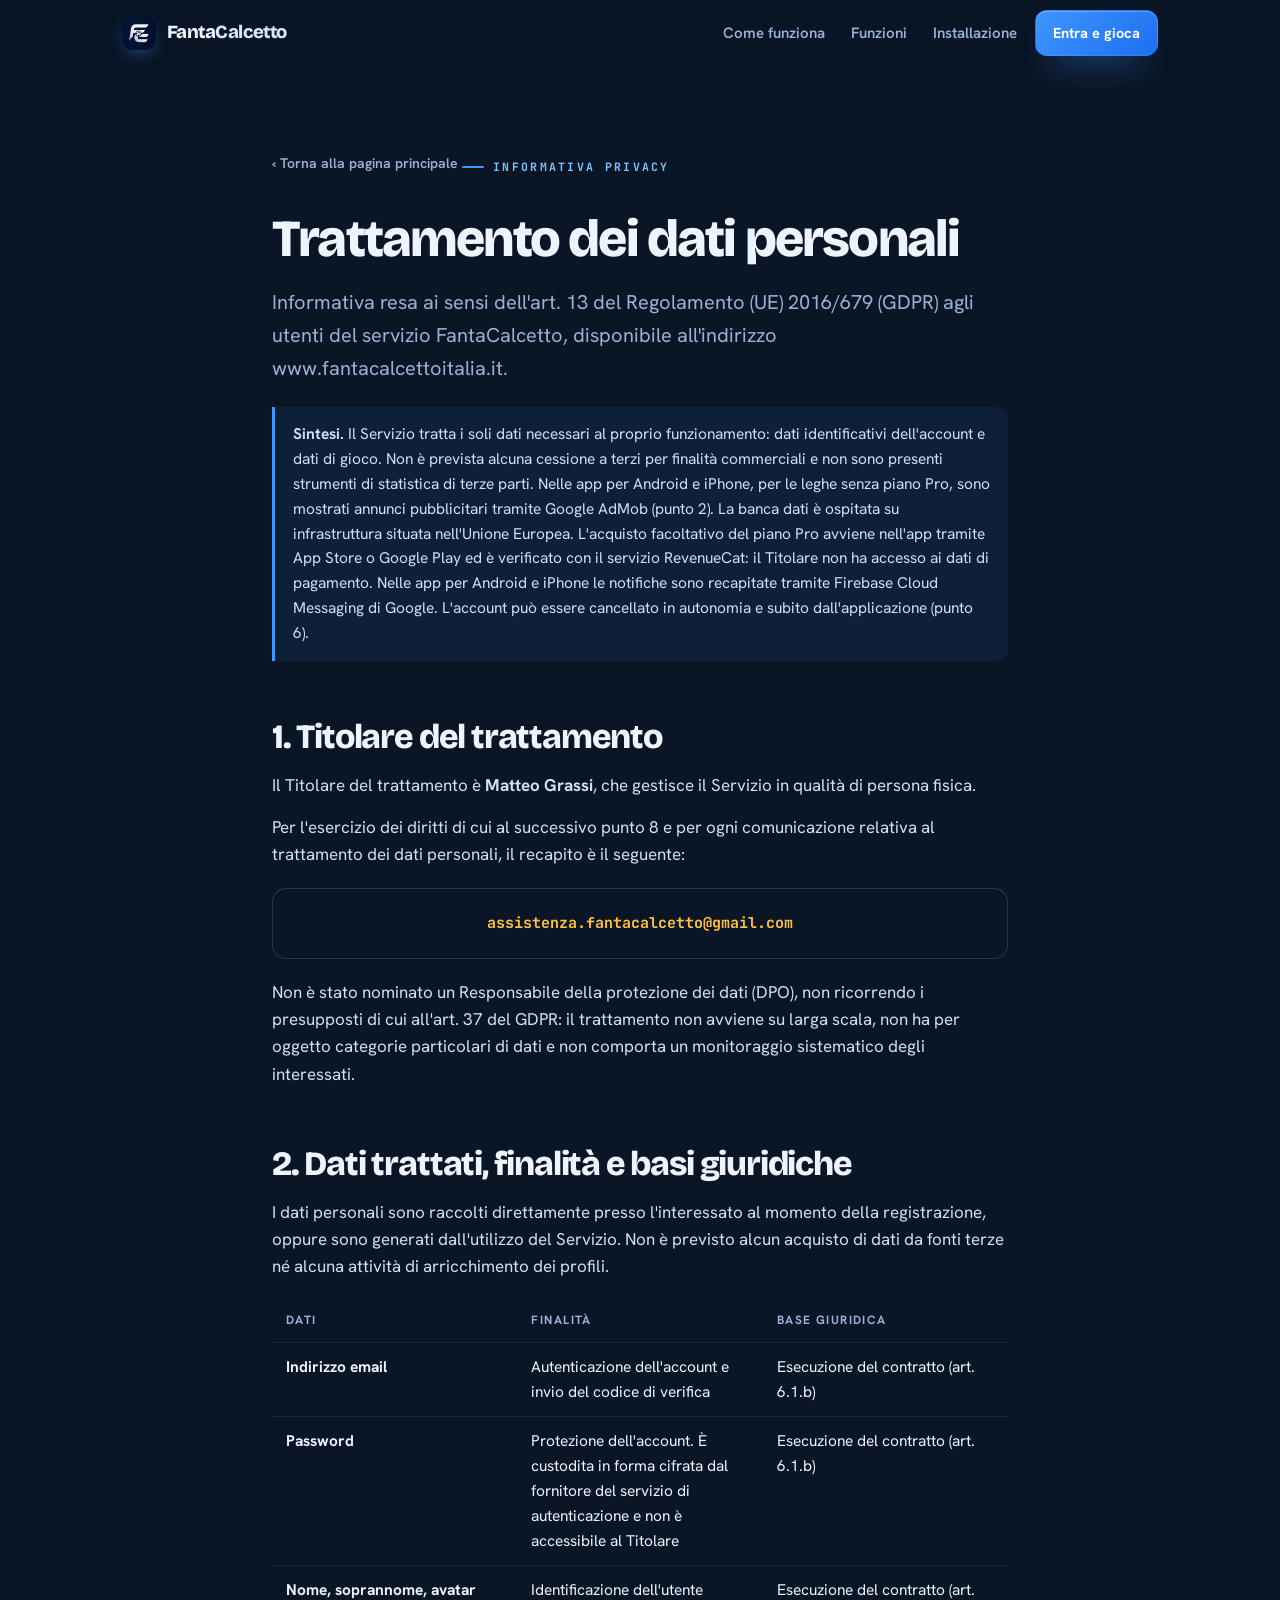
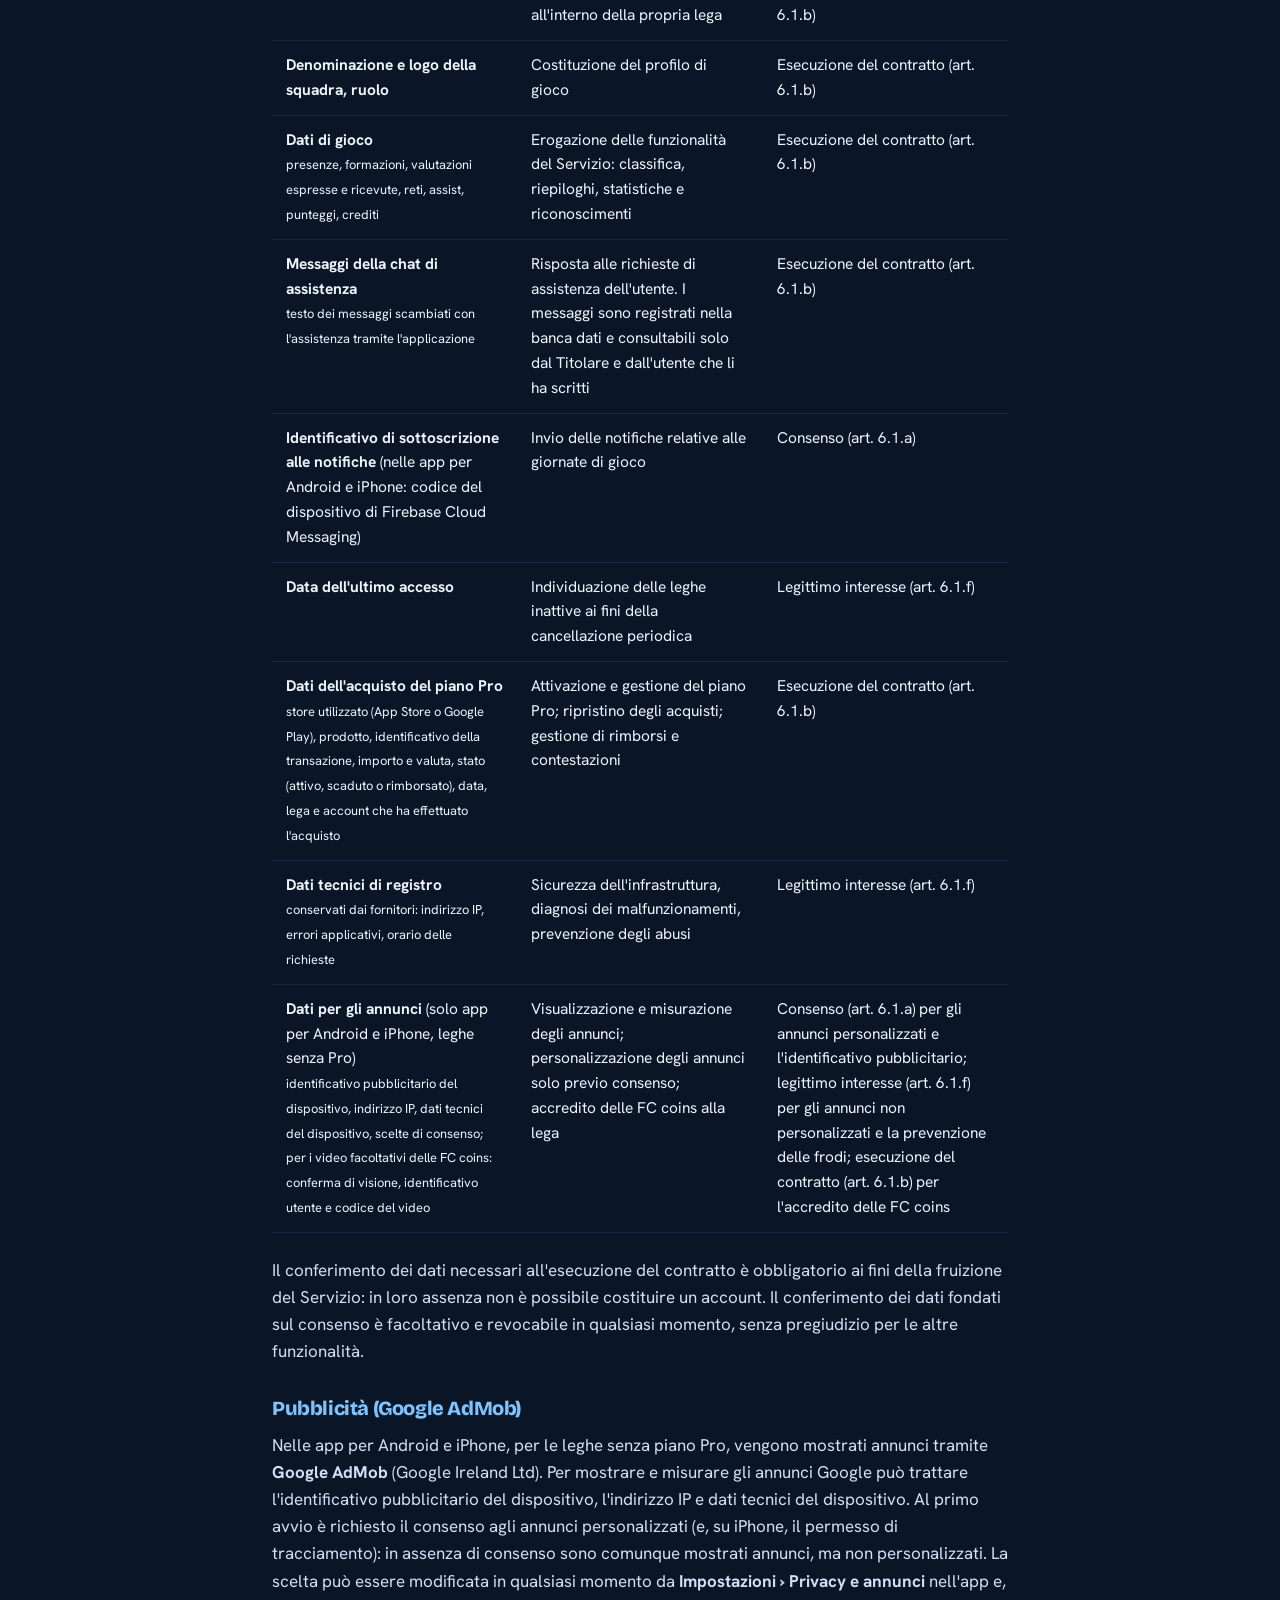
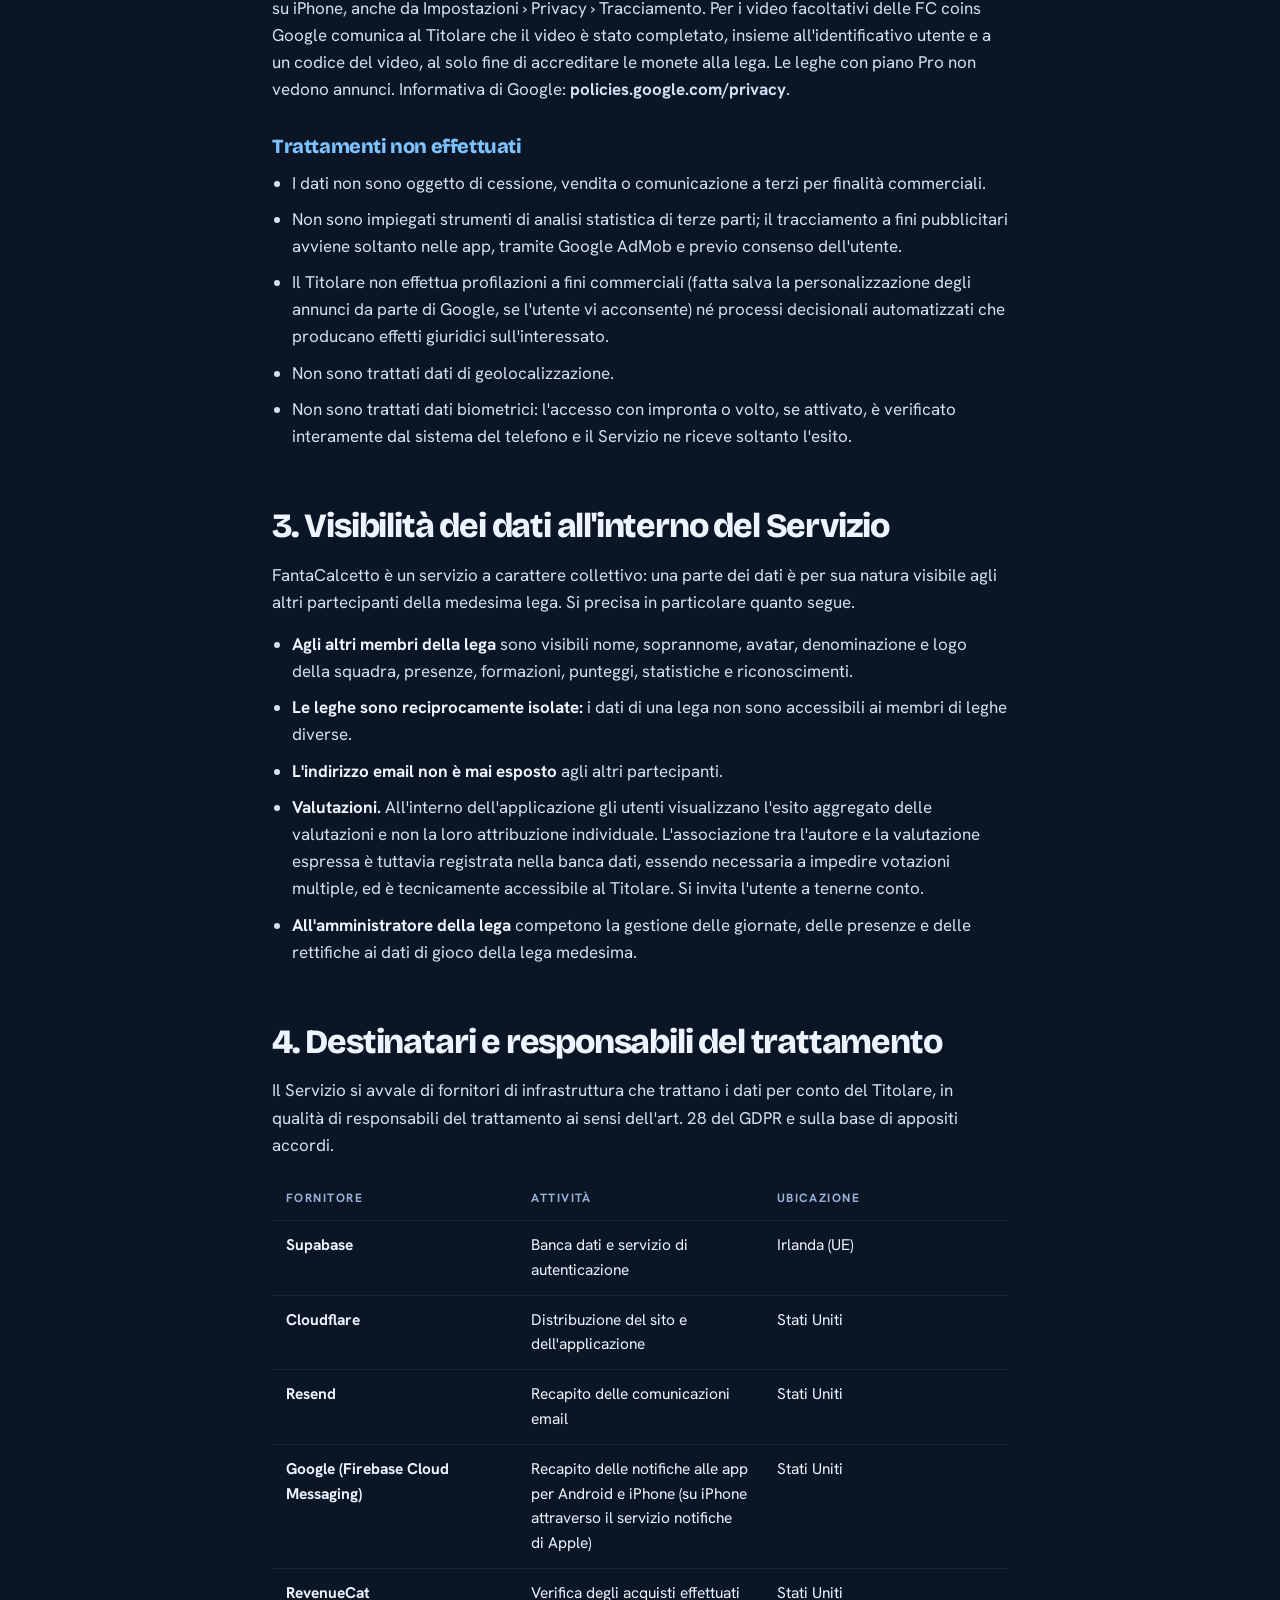
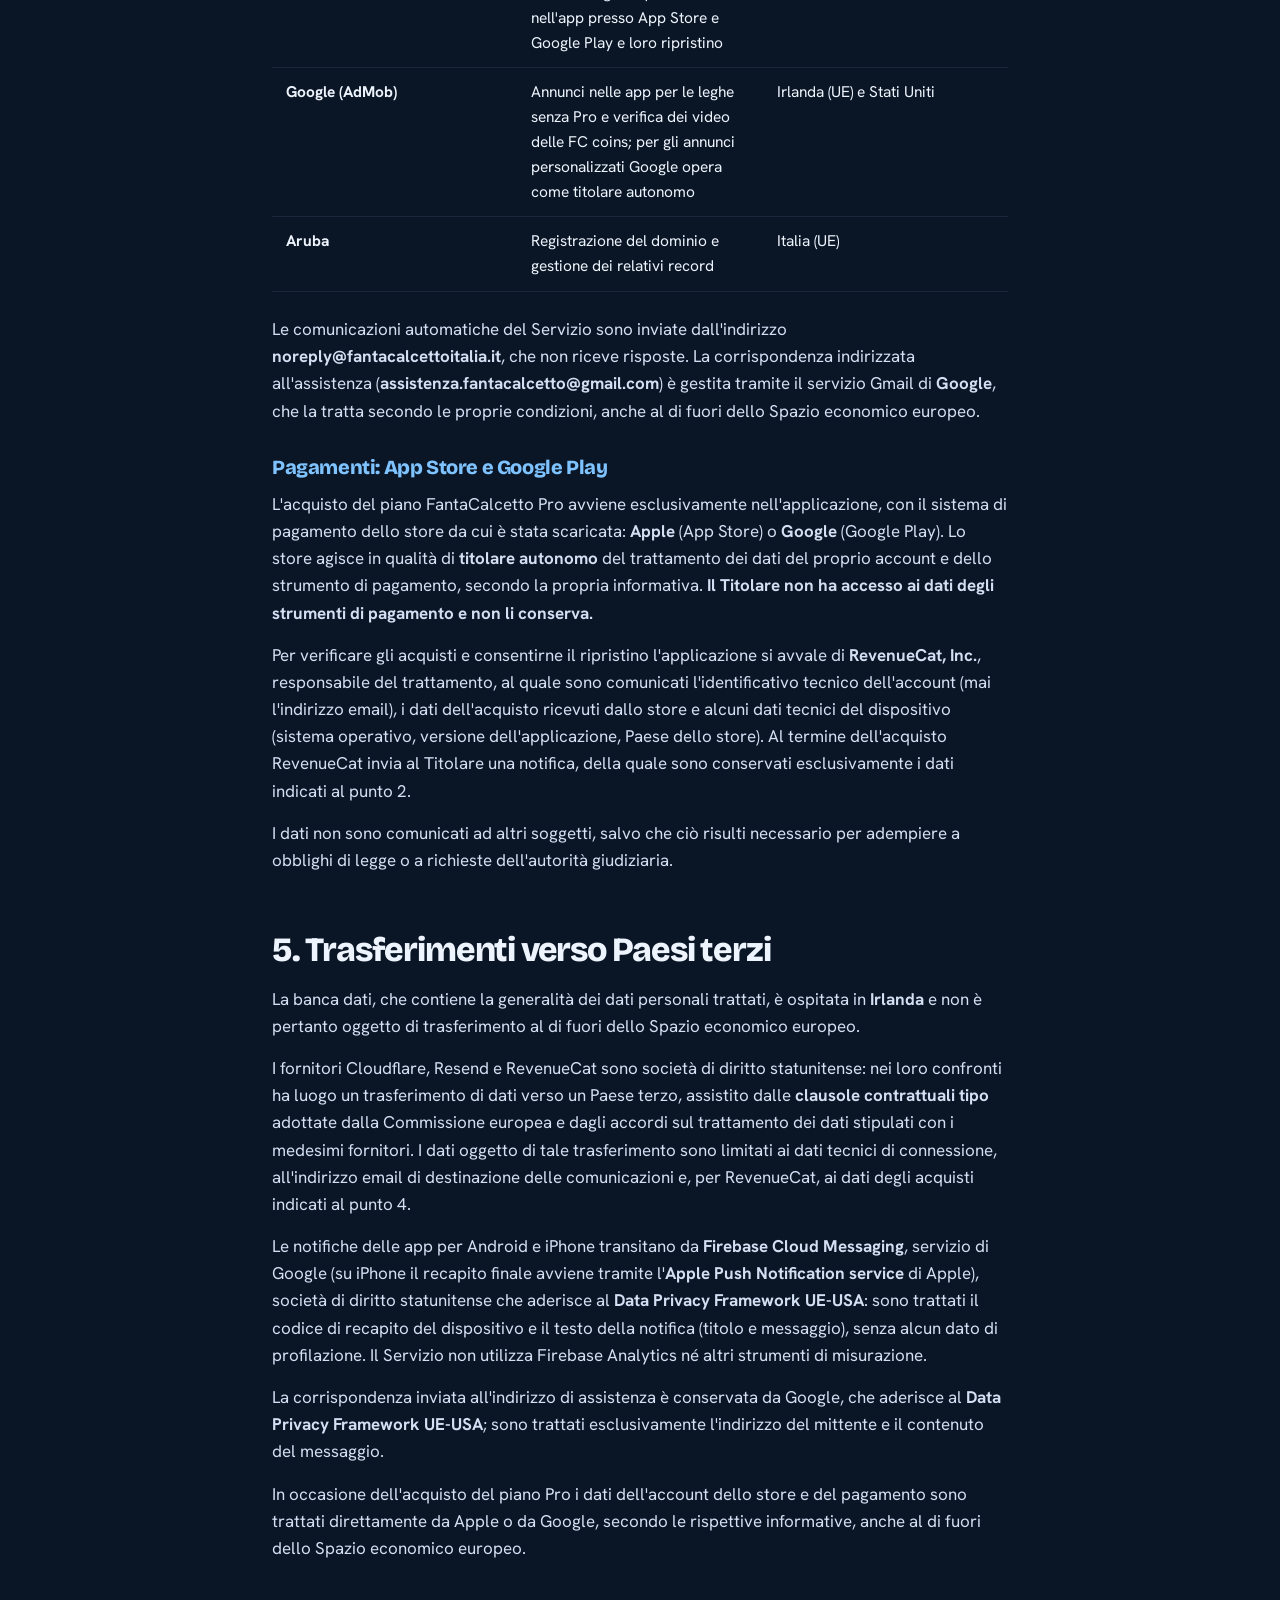
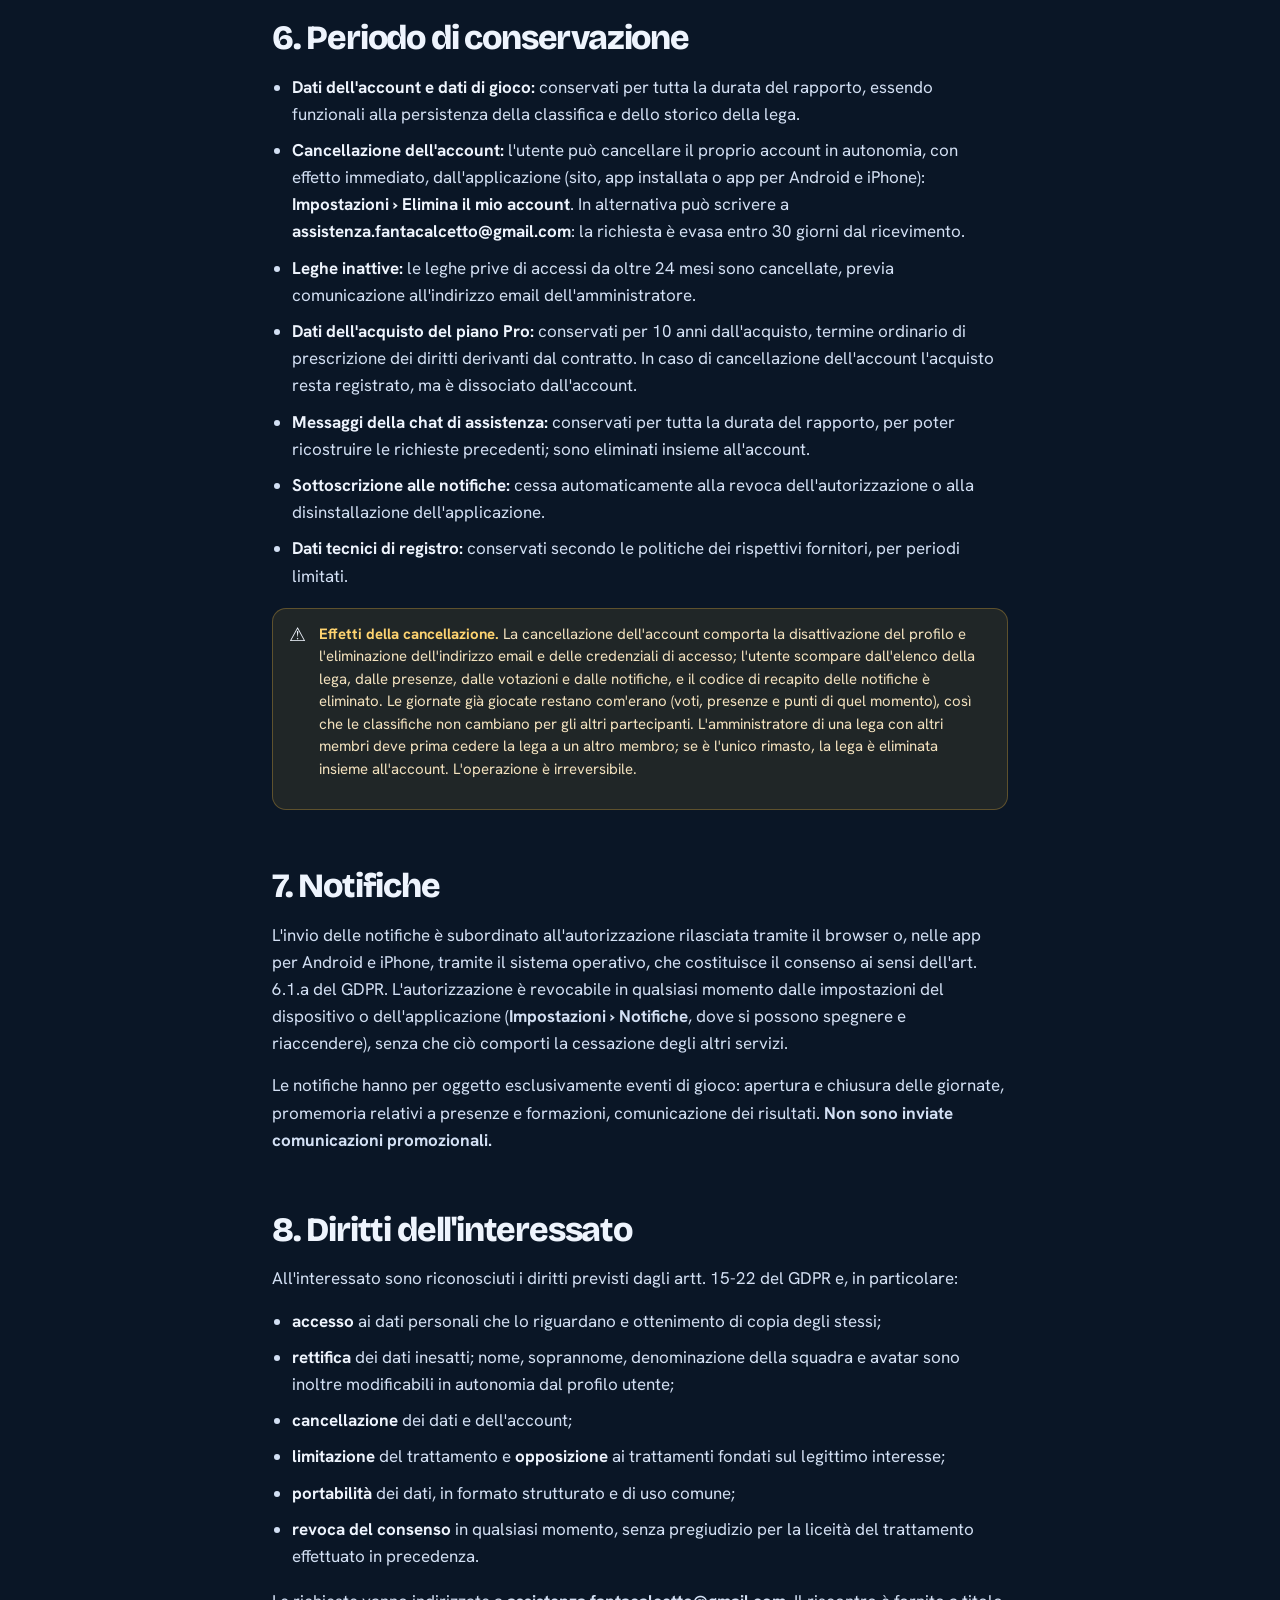
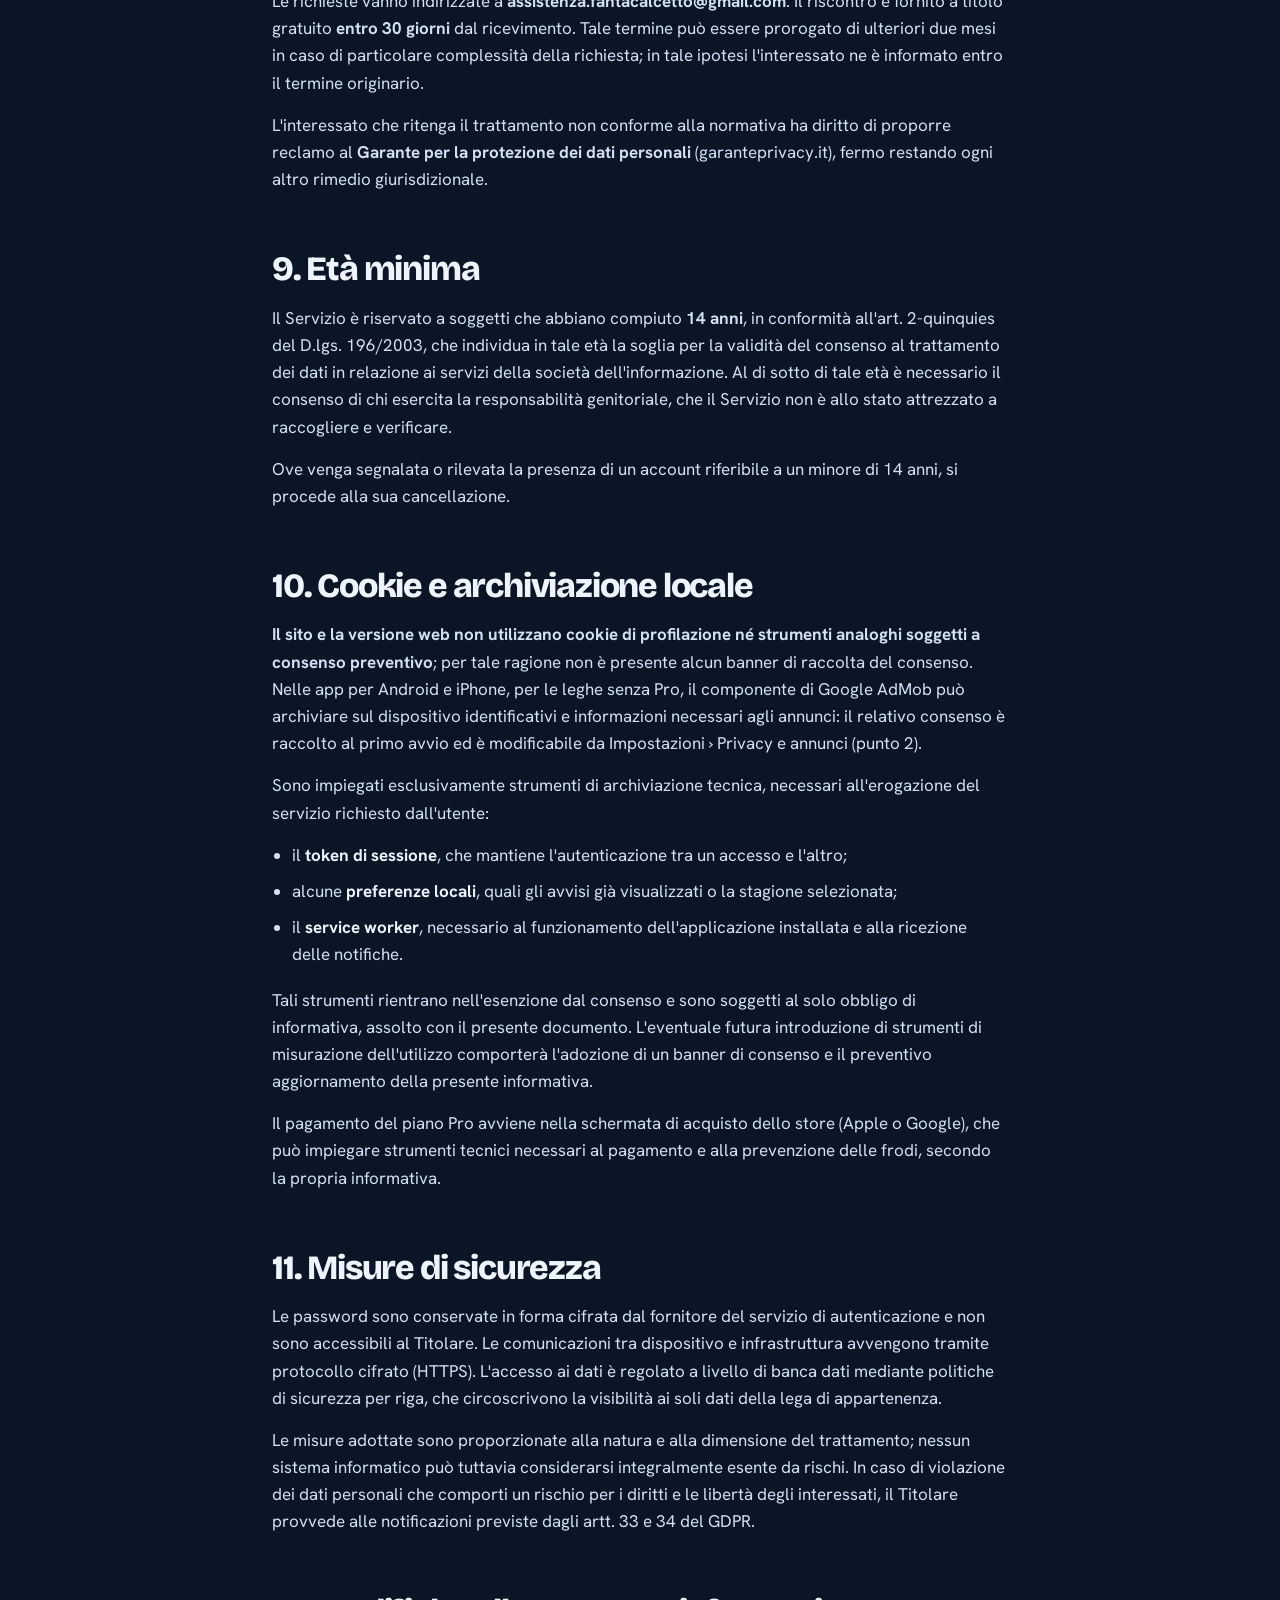
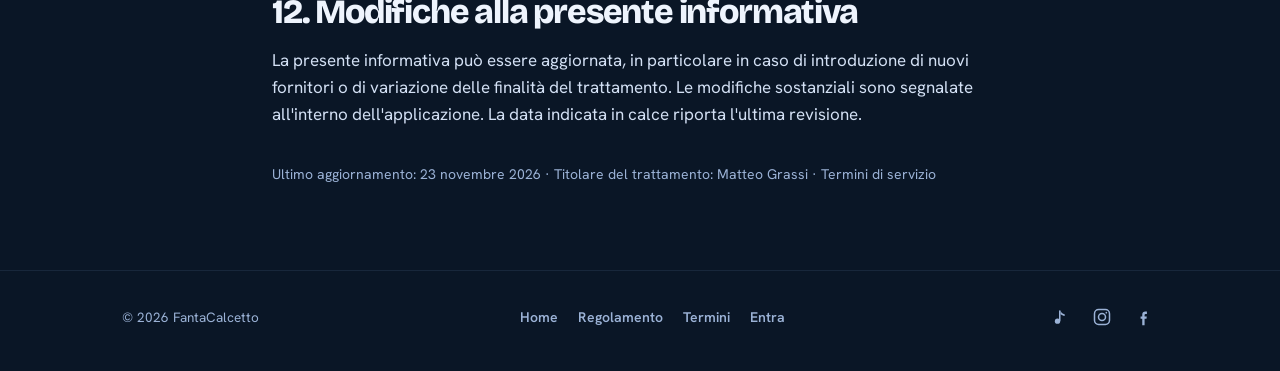
<file: privacy.html>
<!DOCTYPE html>
<html lang="it">
<head>
<meta charset="UTF-8">
<meta name="viewport" content="width=device-width, initial-scale=1, viewport-fit=cover">

<title>Informativa privacy — FantaCalcetto</title>
<meta name="description" content="Informativa sul trattamento dei dati personali ai sensi dell'art. 13 del Regolamento UE 2016/679: dati trattati, finalità, destinatari, conservazione e diritti dell'interessato.">
<link rel="canonical" href="https://www.fantacalcettoitalia.it/privacy.html">

<meta name="theme-color" content="#0a1626">
<meta property="og:type" content="article">
<meta property="og:site_name" content="FantaCalcetto">
<meta property="og:locale" content="it_IT">
<meta property="og:title" content="Informativa privacy — FantaCalcetto">
<meta property="og:description" content="Informativa sul trattamento dei dati personali ai sensi dell'art. 13 del Regolamento UE 2016/679.">
<meta property="og:url" content="https://www.fantacalcettoitalia.it/privacy.html">

<link rel="apple-touch-icon" href="icon-512.png?v=4">
<link rel="icon" type="image/png" sizes="512x512" href="icon-512.png?v=4">

<link href="/app/fonts/fonts.css" rel="stylesheet">
<link rel="stylesheet" href="sito.css?v=12">
<script>/* ?app=1: pagina aperta dall'app -> solo il testo, niente barra, menu o pulsanti del sito */
if(/[?&]app=1(&|$)/.test(location.search)) document.documentElement.classList.add('inapp');</script>
<style>html.inapp .topbar,html.inapp .crumb,html.inapp footer{display:none!important}html.inapp section{padding-top:28px}html.inapp main{padding-bottom:40px}</style>
</head>
<body>

<header class="topbar" id="topbar">
  <div class="wrap">
    <a class="brand" href="/">
      <img src="icon-512.png?v=4" alt="" width="34" height="34">
      <span>Fanta<span class="b2">Calcetto</span></span>
    </a>
    <nav class="topnav">
      <a href="/#come-funziona">Come funziona</a>
      <a href="/#funzioni">Funzioni</a>
      <a href="/#installa">Installazione</a>
    </nav>
    <a class="btn btn-primary btn-sm" data-app-link href="#">Entra e gioca</a>
  </div>
</header>

<main>
<section style="padding-bottom:0">
  <div class="wrap doc">
    <a class="crumb" href="/">‹ Torna alla pagina principale</a>
    <span class="eyebrow">Informativa privacy</span>
    <h1 style="font-size:clamp(33px,5.6vw,52px);margin:18px 0 20px">Trattamento dei dati personali</h1>
    <p class="lead">Informativa resa ai sensi dell'art. 13 del Regolamento (UE) 2016/679 (GDPR) agli utenti del servizio FantaCalcetto, disponibile all'indirizzo www.fantacalcettoitalia.it.</p>

    <div class="note">
      <b>Sintesi.</b> Il Servizio tratta i soli dati necessari al proprio funzionamento: dati identificativi dell'account e dati di gioco. Non è prevista alcuna cessione a terzi per finalità commerciali e non sono presenti strumenti di statistica di terze parti. Nelle app per Android e iPhone, per le leghe senza piano Pro, sono mostrati annunci pubblicitari tramite Google AdMob (punto 2). La banca dati è ospitata su infrastruttura situata nell'Unione Europea. L'acquisto facoltativo del piano Pro avviene nell'app tramite App Store o Google Play ed è verificato con il servizio RevenueCat: il Titolare non ha accesso ai dati di pagamento. Nelle app per Android e iPhone le notifiche sono recapitate tramite Firebase Cloud Messaging di Google. L'account può essere cancellato in autonomia e subito dall'applicazione (punto 6).
    </div>

    <h2>1. Titolare del trattamento</h2>
    <p>Il Titolare del trattamento è <b>Matteo Grassi</b>, che gestisce il Servizio in qualità di persona fisica.</p>
    <p>Per l'esercizio dei diritti di cui al successivo punto 8 e per ogni comunicazione relativa al trattamento dei dati personali, il recapito è il seguente:</p>
    <div class="formula">
      <b>assistenza.fantacalcetto@gmail.com</b>
    </div>
    <p>Non è stato nominato un Responsabile della protezione dei dati (DPO), non ricorrendo i presupposti di cui all'art. 37 del GDPR: il trattamento non avviene su larga scala, non ha per oggetto categorie particolari di dati e non comporta un monitoraggio sistematico degli interessati.</p>

    <h2>2. Dati trattati, finalità e basi giuridiche</h2>
    <p>I dati personali sono raccolti direttamente presso l'interessato al momento della registrazione, oppure sono generati dall'utilizzo del Servizio. Non è previsto alcun acquisto di dati da fonti terze né alcuna attività di arricchimento dei profili.</p>

    <table class="tbl">
      <thead><tr><th>Dati</th><th>Finalità</th><th>Base giuridica</th></tr></thead>
      <tbody>
        <tr><td><b>Indirizzo email</b></td><td>Autenticazione dell'account e invio del codice di verifica</td><td>Esecuzione del contratto (art. 6.1.b)</td></tr>
        <tr><td><b>Password</b></td><td>Protezione dell'account. È custodita in forma cifrata dal fornitore del servizio di autenticazione e non è accessibile al Titolare</td><td>Esecuzione del contratto (art. 6.1.b)</td></tr>
        <tr><td><b>Nome, soprannome, avatar</b></td><td>Identificazione dell'utente all'interno della propria lega</td><td>Esecuzione del contratto (art. 6.1.b)</td></tr>
        <tr><td><b>Denominazione e logo della squadra, ruolo</b></td><td>Costituzione del profilo di gioco</td><td>Esecuzione del contratto (art. 6.1.b)</td></tr>
        <tr><td><b>Dati di gioco</b><br><small>presenze, formazioni, valutazioni espresse e ricevute, reti, assist, punteggi, crediti</small></td><td>Erogazione delle funzionalità del Servizio: classifica, riepiloghi, statistiche e riconoscimenti</td><td>Esecuzione del contratto (art. 6.1.b)</td></tr>
        <tr><td><b>Messaggi della chat di assistenza</b><br><small>testo dei messaggi scambiati con l'assistenza tramite l'applicazione</small></td><td>Risposta alle richieste di assistenza dell'utente. I messaggi sono registrati nella banca dati e consultabili solo dal Titolare e dall'utente che li ha scritti</td><td>Esecuzione del contratto (art. 6.1.b)</td></tr>
        <tr><td><b>Identificativo di sottoscrizione alle notifiche</b> (nelle app per Android e iPhone: codice del dispositivo di Firebase Cloud Messaging)</td><td>Invio delle notifiche relative alle giornate di gioco</td><td>Consenso (art. 6.1.a)</td></tr>
        <tr><td><b>Data dell'ultimo accesso</b></td><td>Individuazione delle leghe inattive ai fini della cancellazione periodica</td><td>Legittimo interesse (art. 6.1.f)</td></tr>
        <tr><td><b>Dati dell'acquisto del piano Pro</b><br><small>store utilizzato (App Store o Google Play), prodotto, identificativo della transazione, importo e valuta, stato (attivo, scaduto o rimborsato), data, lega e account che ha effettuato l'acquisto</small></td><td>Attivazione e gestione del piano Pro; ripristino degli acquisti; gestione di rimborsi e contestazioni</td><td>Esecuzione del contratto (art. 6.1.b)</td></tr>
        <tr><td><b>Dati tecnici di registro</b><br><small>conservati dai fornitori: indirizzo IP, errori applicativi, orario delle richieste</small></td><td>Sicurezza dell'infrastruttura, diagnosi dei malfunzionamenti, prevenzione degli abusi</td><td>Legittimo interesse (art. 6.1.f)</td></tr>
        <tr><td><b>Dati per gli annunci</b> (solo app per Android e iPhone, leghe senza Pro)<br><small>identificativo pubblicitario del dispositivo, indirizzo IP, dati tecnici del dispositivo, scelte di consenso; per i video facoltativi delle FC coins: conferma di visione, identificativo utente e codice del video</small></td><td>Visualizzazione e misurazione degli annunci; personalizzazione degli annunci solo previo consenso; accredito delle FC coins alla lega</td><td>Consenso (art. 6.1.a) per gli annunci personalizzati e l'identificativo pubblicitario; legittimo interesse (art. 6.1.f) per gli annunci non personalizzati e la prevenzione delle frodi; esecuzione del contratto (art. 6.1.b) per l'accredito delle FC coins</td></tr>
      </tbody>
    </table>

    <p>Il conferimento dei dati necessari all'esecuzione del contratto è obbligatorio ai fini della fruizione del Servizio: in loro assenza non è possibile costituire un account. Il conferimento dei dati fondati sul consenso è facoltativo e revocabile in qualsiasi momento, senza pregiudizio per le altre funzionalità.</p>

    <h3>Pubblicità (Google AdMob)</h3>
    <p>Nelle app per Android e iPhone, per le leghe senza piano Pro, vengono mostrati annunci tramite <b>Google AdMob</b> (Google Ireland Ltd). Per mostrare e misurare gli annunci Google può trattare l'identificativo pubblicitario del dispositivo, l'indirizzo IP e dati tecnici del dispositivo. Al primo avvio è richiesto il consenso agli annunci personalizzati (e, su iPhone, il permesso di tracciamento): in assenza di consenso sono comunque mostrati annunci, ma non personalizzati. La scelta può essere modificata in qualsiasi momento da <b>Impostazioni › Privacy e annunci</b> nell'app e, su iPhone, anche da Impostazioni › Privacy › Tracciamento. Per i video facoltativi delle FC coins Google comunica al Titolare che il video è stato completato, insieme all'identificativo utente e a un codice del video, al solo fine di accreditare le monete alla lega. Le leghe con piano Pro non vedono annunci. Informativa di Google: <b>policies.google.com/privacy</b>.</p>

    <h3>Trattamenti non effettuati</h3>
    <ul>
      <li>I dati non sono oggetto di cessione, vendita o comunicazione a terzi per finalità commerciali.</li>
      <li>Non sono impiegati strumenti di analisi statistica di terze parti; il tracciamento a fini pubblicitari avviene soltanto nelle app, tramite Google AdMob e previo consenso dell'utente.</li>
      <li>Il Titolare non effettua profilazioni a fini commerciali (fatta salva la personalizzazione degli annunci da parte di Google, se l'utente vi acconsente) né processi decisionali automatizzati che producano effetti giuridici sull'interessato.</li>
      <li>Non sono trattati dati di geolocalizzazione.</li>
      <li>Non sono trattati dati biometrici: l'accesso con impronta o volto, se attivato, è verificato interamente dal sistema del telefono e il Servizio ne riceve soltanto l'esito.</li>
    </ul>

    <h2>3. Visibilità dei dati all'interno del Servizio</h2>
    <p>FantaCalcetto è un servizio a carattere collettivo: una parte dei dati è per sua natura visibile agli altri partecipanti della medesima lega. Si precisa in particolare quanto segue.</p>
    <ul>
      <li><b>Agli altri membri della lega</b> sono visibili nome, soprannome, avatar, denominazione e logo della squadra, presenze, formazioni, punteggi, statistiche e riconoscimenti.</li>
      <li><b>Le leghe sono reciprocamente isolate:</b> i dati di una lega non sono accessibili ai membri di leghe diverse.</li>
      <li><b>L'indirizzo email non è mai esposto</b> agli altri partecipanti.</li>
      <li><b>Valutazioni.</b> All'interno dell'applicazione gli utenti visualizzano l'esito aggregato delle valutazioni e non la loro attribuzione individuale. L'associazione tra l'autore e la valutazione espressa è tuttavia registrata nella banca dati, essendo necessaria a impedire votazioni multiple, ed è tecnicamente accessibile al Titolare. Si invita l'utente a tenerne conto.</li>
      <li><b>All'amministratore della lega</b> competono la gestione delle giornate, delle presenze e delle rettifiche ai dati di gioco della lega medesima.</li>
    </ul>

    <h2>4. Destinatari e responsabili del trattamento</h2>
    <p>Il Servizio si avvale di fornitori di infrastruttura che trattano i dati per conto del Titolare, in qualità di responsabili del trattamento ai sensi dell'art. 28 del GDPR e sulla base di appositi accordi.</p>
    <table class="tbl">
      <thead><tr><th>Fornitore</th><th>Attività</th><th>Ubicazione</th></tr></thead>
      <tbody>
        <tr><td><b>Supabase</b></td><td>Banca dati e servizio di autenticazione</td><td>Irlanda (UE)</td></tr>
        <tr><td><b>Cloudflare</b></td><td>Distribuzione del sito e dell'applicazione</td><td>Stati Uniti</td></tr>
        <tr><td><b>Resend</b></td><td>Recapito delle comunicazioni email</td><td>Stati Uniti</td></tr>
        <tr><td><b>Google (Firebase Cloud Messaging)</b></td><td>Recapito delle notifiche alle app per Android e iPhone (su iPhone attraverso il servizio notifiche di Apple)</td><td>Stati Uniti</td></tr>
        <tr><td><b>RevenueCat</b></td><td>Verifica degli acquisti effettuati nell'app presso App Store e Google Play e loro ripristino</td><td>Stati Uniti</td></tr>
        <tr><td><b>Google (AdMob)</b></td><td>Annunci nelle app per le leghe senza Pro e verifica dei video delle FC coins; per gli annunci personalizzati Google opera come titolare autonomo</td><td>Irlanda (UE) e Stati Uniti</td></tr>
        <tr><td><b>Aruba</b></td><td>Registrazione del dominio e gestione dei relativi record</td><td>Italia (UE)</td></tr>
      </tbody>
    </table>
    <p>Le comunicazioni automatiche del Servizio sono inviate dall'indirizzo <b>noreply@fantacalcettoitalia.it</b>, che non riceve risposte. La corrispondenza indirizzata all'assistenza (<b>assistenza.fantacalcetto@gmail.com</b>) è gestita tramite il servizio Gmail di <b>Google</b>, che la tratta secondo le proprie condizioni, anche al di fuori dello Spazio economico europeo.</p>
    <h3>Pagamenti: App Store e Google Play</h3>
    <p>L'acquisto del piano FantaCalcetto Pro avviene esclusivamente nell'applicazione, con il sistema di pagamento dello store da cui è stata scaricata: <b>Apple</b> (App Store) o <b>Google</b> (Google Play). Lo store agisce in qualità di <b>titolare autonomo</b> del trattamento dei dati del proprio account e dello strumento di pagamento, secondo la propria informativa. <b>Il Titolare non ha accesso ai dati degli strumenti di pagamento e non li conserva.</b></p>
    <p>Per verificare gli acquisti e consentirne il ripristino l'applicazione si avvale di <b>RevenueCat, Inc.</b>, responsabile del trattamento, al quale sono comunicati l'identificativo tecnico dell'account (mai l'indirizzo email), i dati dell'acquisto ricevuti dallo store e alcuni dati tecnici del dispositivo (sistema operativo, versione dell'applicazione, Paese dello store). Al termine dell'acquisto RevenueCat invia al Titolare una notifica, della quale sono conservati esclusivamente i dati indicati al punto 2.</p>
    <p>I dati non sono comunicati ad altri soggetti, salvo che ciò risulti necessario per adempiere a obblighi di legge o a richieste dell'autorità giudiziaria.</p>

    <h2>5. Trasferimenti verso Paesi terzi</h2>
    <p>La banca dati, che contiene la generalità dei dati personali trattati, è ospitata in <b>Irlanda</b> e non è pertanto oggetto di trasferimento al di fuori dello Spazio economico europeo.</p>
    <p>I fornitori Cloudflare, Resend e RevenueCat sono società di diritto statunitense: nei loro confronti ha luogo un trasferimento di dati verso un Paese terzo, assistito dalle <b>clausole contrattuali tipo</b> adottate dalla Commissione europea e dagli accordi sul trattamento dei dati stipulati con i medesimi fornitori. I dati oggetto di tale trasferimento sono limitati ai dati tecnici di connessione, all'indirizzo email di destinazione delle comunicazioni e, per RevenueCat, ai dati degli acquisti indicati al punto 4.</p>
    <p>Le notifiche delle app per Android e iPhone transitano da <b>Firebase Cloud Messaging</b>, servizio di Google (su iPhone il recapito finale avviene tramite l'<b>Apple Push Notification service</b> di Apple), società di diritto statunitense che aderisce al <b>Data Privacy Framework UE-USA</b>: sono trattati il codice di recapito del dispositivo e il testo della notifica (titolo e messaggio), senza alcun dato di profilazione. Il Servizio non utilizza Firebase Analytics né altri strumenti di misurazione.</p>
    <p>La corrispondenza inviata all'indirizzo di assistenza è conservata da Google, che aderisce al <b>Data Privacy Framework UE-USA</b>; sono trattati esclusivamente l'indirizzo del mittente e il contenuto del messaggio.</p>
    <p>In occasione dell'acquisto del piano Pro i dati dell'account dello store e del pagamento sono trattati direttamente da Apple o da Google, secondo le rispettive informative, anche al di fuori dello Spazio economico europeo.</p>

    <h2>6. Periodo di conservazione</h2>
    <ul>
      <li><b>Dati dell'account e dati di gioco:</b> conservati per tutta la durata del rapporto, essendo funzionali alla persistenza della classifica e dello storico della lega.</li>
      <li id="cancellazione"><b>Cancellazione dell'account:</b> l'utente può cancellare il proprio account in autonomia, con effetto immediato, dall'applicazione (sito, app installata o app per Android e iPhone): <b>Impostazioni › Elimina il mio account</b>. In alternativa può scrivere a <b>assistenza.fantacalcetto@gmail.com</b>: la richiesta è evasa entro 30 giorni dal ricevimento.</li>
      <li><b>Leghe inattive:</b> le leghe prive di accessi da oltre 24 mesi sono cancellate, previa comunicazione all'indirizzo email dell'amministratore.</li>
      <li><b>Dati dell'acquisto del piano Pro:</b> conservati per 10 anni dall'acquisto, termine ordinario di prescrizione dei diritti derivanti dal contratto. In caso di cancellazione dell'account l'acquisto resta registrato, ma è dissociato dall'account.</li>
      <li><b>Messaggi della chat di assistenza:</b> conservati per tutta la durata del rapporto, per poter ricostruire le richieste precedenti; sono eliminati insieme all'account.</li>
      <li><b>Sottoscrizione alle notifiche:</b> cessa automaticamente alla revoca dell'autorizzazione o alla disinstallazione dell'applicazione.</li>
      <li><b>Dati tecnici di registro:</b> conservati secondo le politiche dei rispettivi fornitori, per periodi limitati.</li>
    </ul>
    <div class="warn">
      <span class="ic">⚠️</span>
      <p><b>Effetti della cancellazione.</b> La cancellazione dell'account comporta la disattivazione del profilo e l'eliminazione dell'indirizzo email e delle credenziali di accesso; l'utente scompare dall'elenco della lega, dalle presenze, dalle votazioni e dalle notifiche, e il codice di recapito delle notifiche è eliminato. Le giornate già giocate restano com'erano (voti, presenze e punti di quel momento), così che le classifiche non cambiano per gli altri partecipanti. L'amministratore di una lega con altri membri deve prima cedere la lega a un altro membro; se è l'unico rimasto, la lega è eliminata insieme all'account. L'operazione è irreversibile.</p>
    </div>

    <h2>7. Notifiche</h2>
    <p>L'invio delle notifiche è subordinato all'autorizzazione rilasciata tramite il browser o, nelle app per Android e iPhone, tramite il sistema operativo, che costituisce il consenso ai sensi dell'art. 6.1.a del GDPR. L'autorizzazione è revocabile in qualsiasi momento dalle impostazioni del dispositivo o dell'applicazione (<b>Impostazioni › Notifiche</b>, dove si possono spegnere e riaccendere), senza che ciò comporti la cessazione degli altri servizi.</p>
    <p>Le notifiche hanno per oggetto esclusivamente eventi di gioco: apertura e chiusura delle giornate, promemoria relativi a presenze e formazioni, comunicazione dei risultati. <b>Non sono inviate comunicazioni promozionali.</b></p>

    <h2>8. Diritti dell'interessato</h2>
    <p>All'interessato sono riconosciuti i diritti previsti dagli artt. 15-22 del GDPR e, in particolare:</p>
    <ul>
      <li><b>accesso</b> ai dati personali che lo riguardano e ottenimento di copia degli stessi;</li>
      <li><b>rettifica</b> dei dati inesatti; nome, soprannome, denominazione della squadra e avatar sono inoltre modificabili in autonomia dal profilo utente;</li>
      <li><b>cancellazione</b> dei dati e dell'account;</li>
      <li><b>limitazione</b> del trattamento e <b>opposizione</b> ai trattamenti fondati sul legittimo interesse;</li>
      <li><b>portabilità</b> dei dati, in formato strutturato e di uso comune;</li>
      <li><b>revoca del consenso</b> in qualsiasi momento, senza pregiudizio per la liceità del trattamento effettuato in precedenza.</li>
    </ul>
    <p>Le richieste vanno indirizzate a <b>assistenza.fantacalcetto@gmail.com</b>. Il riscontro è fornito a titolo gratuito <b>entro 30 giorni</b> dal ricevimento. Tale termine può essere prorogato di ulteriori due mesi in caso di particolare complessità della richiesta; in tale ipotesi l'interessato ne è informato entro il termine originario.</p>
    <p>L'interessato che ritenga il trattamento non conforme alla normativa ha diritto di proporre reclamo al <b>Garante per la protezione dei dati personali</b> (<a href="https://www.garanteprivacy.it" target="_blank" rel="noopener">garanteprivacy.it</a>), fermo restando ogni altro rimedio giurisdizionale.</p>

    <h2>9. Età minima</h2>
    <p>Il Servizio è riservato a soggetti che abbiano compiuto <b>14 anni</b>, in conformità all'art. 2-quinquies del D.lgs. 196/2003, che individua in tale età la soglia per la validità del consenso al trattamento dei dati in relazione ai servizi della società dell'informazione. Al di sotto di tale età è necessario il consenso di chi esercita la responsabilità genitoriale, che il Servizio non è allo stato attrezzato a raccogliere e verificare.</p>
    <p>Ove venga segnalata o rilevata la presenza di un account riferibile a un minore di 14 anni, si procede alla sua cancellazione.</p>

    <h2>10. Cookie e archiviazione locale</h2>
    <p><b>Il sito e la versione web non utilizzano cookie di profilazione né strumenti analoghi soggetti a consenso preventivo</b>; per tale ragione non è presente alcun banner di raccolta del consenso. Nelle app per Android e iPhone, per le leghe senza Pro, il componente di Google AdMob può archiviare sul dispositivo identificativi e informazioni necessari agli annunci: il relativo consenso è raccolto al primo avvio ed è modificabile da Impostazioni › Privacy e annunci (punto 2).</p>
    <p>Sono impiegati esclusivamente strumenti di archiviazione tecnica, necessari all'erogazione del servizio richiesto dall'utente:</p>
    <ul>
      <li>il <b>token di sessione</b>, che mantiene l'autenticazione tra un accesso e l'altro;</li>
      <li>alcune <b>preferenze locali</b>, quali gli avvisi già visualizzati o la stagione selezionata;</li>
      <li>il <b>service worker</b>, necessario al funzionamento dell'applicazione installata e alla ricezione delle notifiche.</li>
    </ul>
    <p>Tali strumenti rientrano nell'esenzione dal consenso e sono soggetti al solo obbligo di informativa, assolto con il presente documento. L'eventuale futura introduzione di strumenti di misurazione dell'utilizzo comporterà l'adozione di un banner di consenso e il preventivo aggiornamento della presente informativa.</p>
    <p>Il pagamento del piano Pro avviene nella schermata di acquisto dello store (Apple o Google), che può impiegare strumenti tecnici necessari al pagamento e alla prevenzione delle frodi, secondo la propria informativa.</p>

    <h2>11. Misure di sicurezza</h2>
    <p>Le password sono conservate in forma cifrata dal fornitore del servizio di autenticazione e non sono accessibili al Titolare. Le comunicazioni tra dispositivo e infrastruttura avvengono tramite protocollo cifrato (HTTPS). L'accesso ai dati è regolato a livello di banca dati mediante politiche di sicurezza per riga, che circoscrivono la visibilità ai soli dati della lega di appartenenza.</p>
    <p>Le misure adottate sono proporzionate alla natura e alla dimensione del trattamento; nessun sistema informatico può tuttavia considerarsi integralmente esente da rischi. In caso di violazione dei dati personali che comporti un rischio per i diritti e le libertà degli interessati, il Titolare provvede alle notificazioni previste dagli artt. 33 e 34 del GDPR.</p>

    <h2>12. Modifiche alla presente informativa</h2>
    <p>La presente informativa può essere aggiornata, in particolare in caso di introduzione di nuovi fornitori o di variazione delle finalità del trattamento. Le modifiche sostanziali sono segnalate all'interno dell'applicazione. La data indicata in calce riporta l'ultima revisione.</p>

    <p style="margin-top:34px;color:var(--muted);font-size:14px">Ultimo aggiornamento: 23 novembre 2026 · Titolare del trattamento: Matteo Grassi · <a href="termini.html">Termini di servizio</a></p>
  </div>
</section>
</main>

<footer>
  <div class="wrap foot">
    <small>© <span id="yy">2026</span> FantaCalcetto</small>
    <nav>
      <a href="/">Home</a>
      <a href="regolamento.html">Regolamento</a>
      <a href="termini.html">Termini</a>
      <a data-app-link href="#">Entra</a>
    </nav>
    <div class="social" aria-label="FantaCalcetto sui social">
      <a href="https://www.tiktok.com/@fantacalcettoitalia" target="_blank" rel="noopener" aria-label="TikTok" title="TikTok">
        <svg viewBox="0 0 24 24" width="20" height="20" fill="currentColor" aria-hidden="true"><circle cx="9" cy="17" r="3.2"/><rect x="10.8" y="4" width="1.8" height="13" rx="0.9"/><path d="M12.6 4c.4 2.6 2.4 4.4 5 4.7v2c-1.9-.1-3.6-.8-5-1.9V4Z"/></svg>
      </a>
      <a href="https://www.instagram.com/fantacalcettoitalia" target="_blank" rel="noopener" aria-label="Instagram" title="Instagram">
        <svg viewBox="0 0 24 24" width="20" height="20" fill="none" stroke="currentColor" stroke-width="1.8" aria-hidden="true"><rect x="3" y="3" width="18" height="18" rx="5"/><circle cx="12" cy="12" r="4.2"/><circle cx="17.2" cy="6.8" r="1" fill="currentColor" stroke="none"/></svg>
      </a>
      <a href="https://www.facebook.com/profile.php?id=61594735356316" target="_blank" rel="noopener" aria-label="Facebook" title="Facebook">
        <svg viewBox="0 0 24 24" width="20" height="20" fill="currentColor" aria-hidden="true"><path d="M15.5 8.5H13.8c-.66 0-1.1.46-1.1 1.14V11.5H15.3L15 14H12.7V22H9.9V14H7.9V11.5H9.9V9.3C9.9 6.9 11.3 5.5 13.6 5.5h1.9V8.5Z"/></svg>
      </a>
    </div>
  </div>
</footer>

<script>
/* Dove sta il gioco — stesso valore che c'è in index.html. */
var APP_URL = '/app/';
document.querySelectorAll('[data-app-link]').forEach(function(a){ a.href = APP_URL; });
document.getElementById('yy').textContent = new Date().getFullYear();

/* ?app=1: i collegamenti interni restano in modalita' «solo testo» */
if(document.documentElement.classList.contains('inapp')){
  document.querySelectorAll('main a[href]').forEach(function(a){
    var h=a.getAttribute('href');
    if(!h || /^(https?:|mailto:|tel:|#)/i.test(h) || h==='/') return;
    var p=h.split('#'), base=p[0], hash=p[1]?('#'+p[1]):'';
    a.setAttribute('href', base+(base.indexOf('?')<0?'?':'&')+'app=1'+hash);
  });
}

var tb = document.getElementById('topbar');
function onScroll(){ tb.classList.toggle('stuck', window.scrollY > 8); }
addEventListener('scroll', onScroll, {passive:true}); onScroll();
</script>

</body>
</html>
</file>
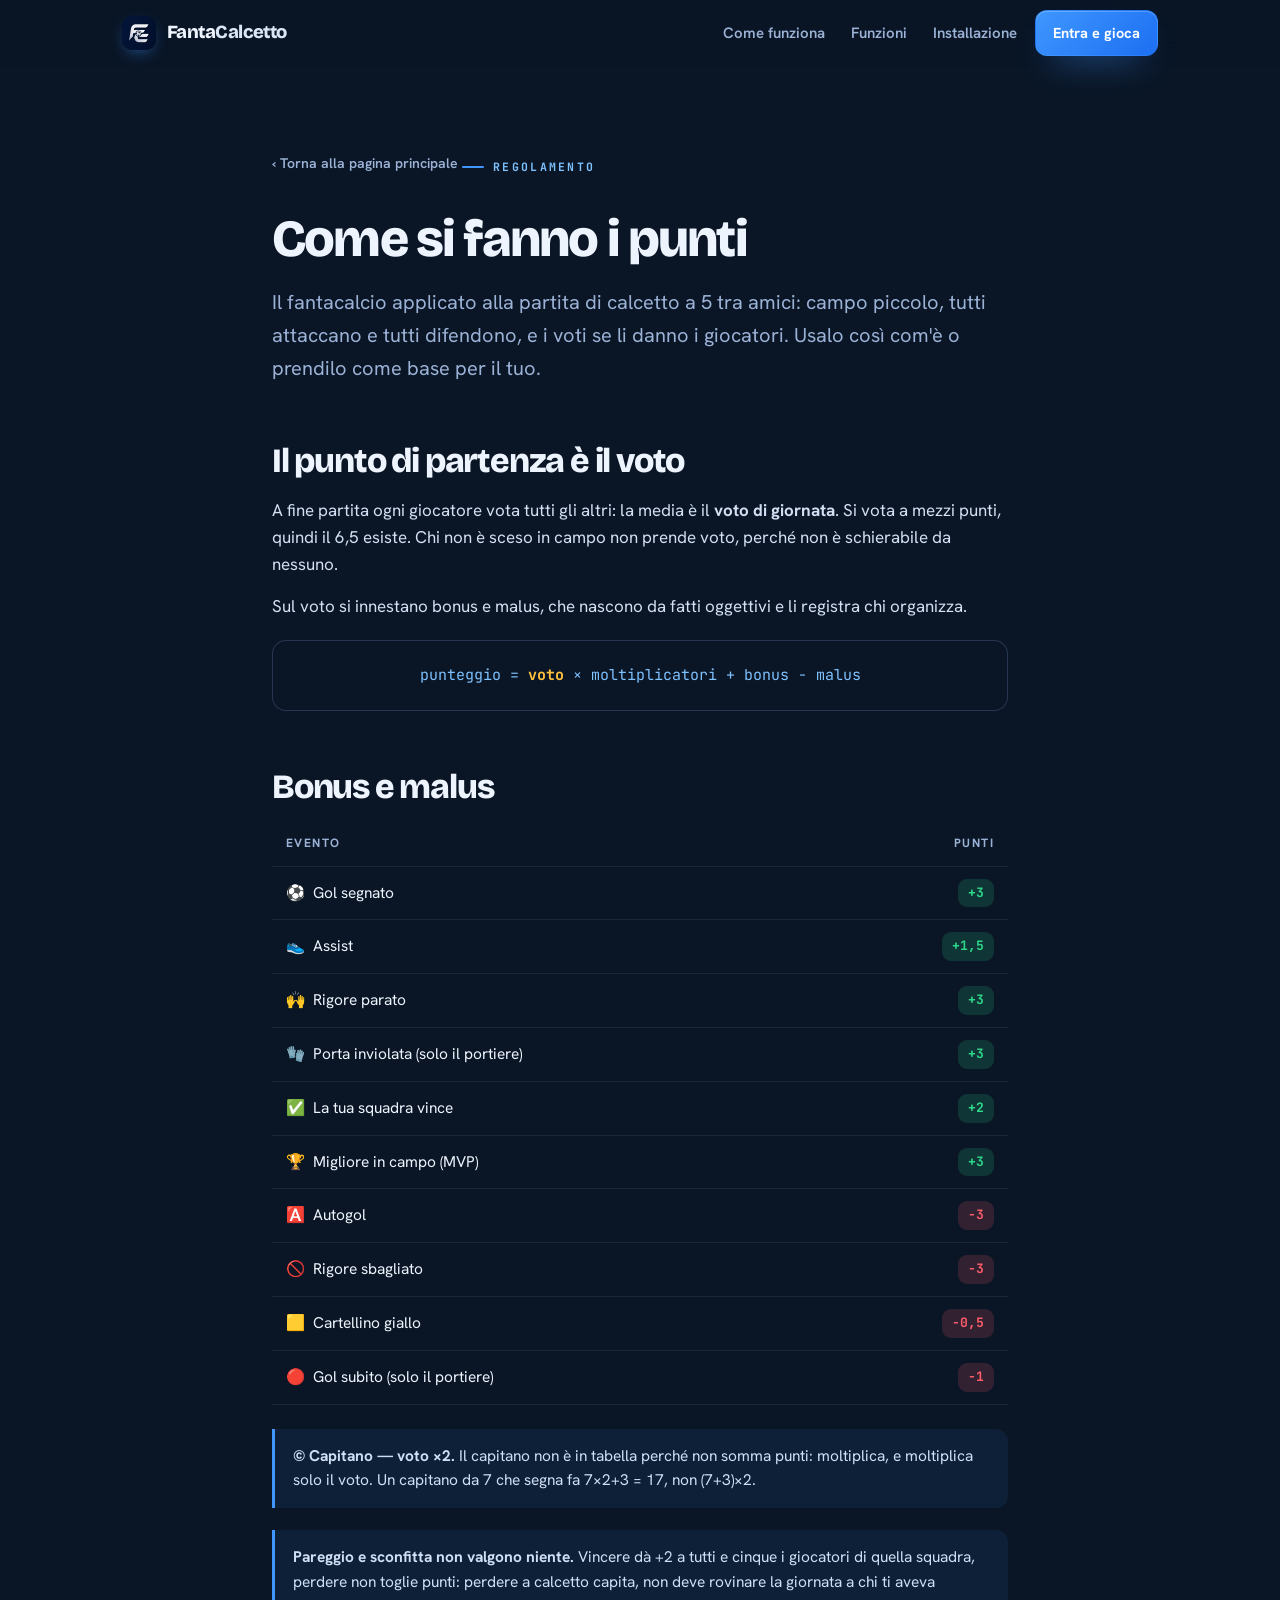
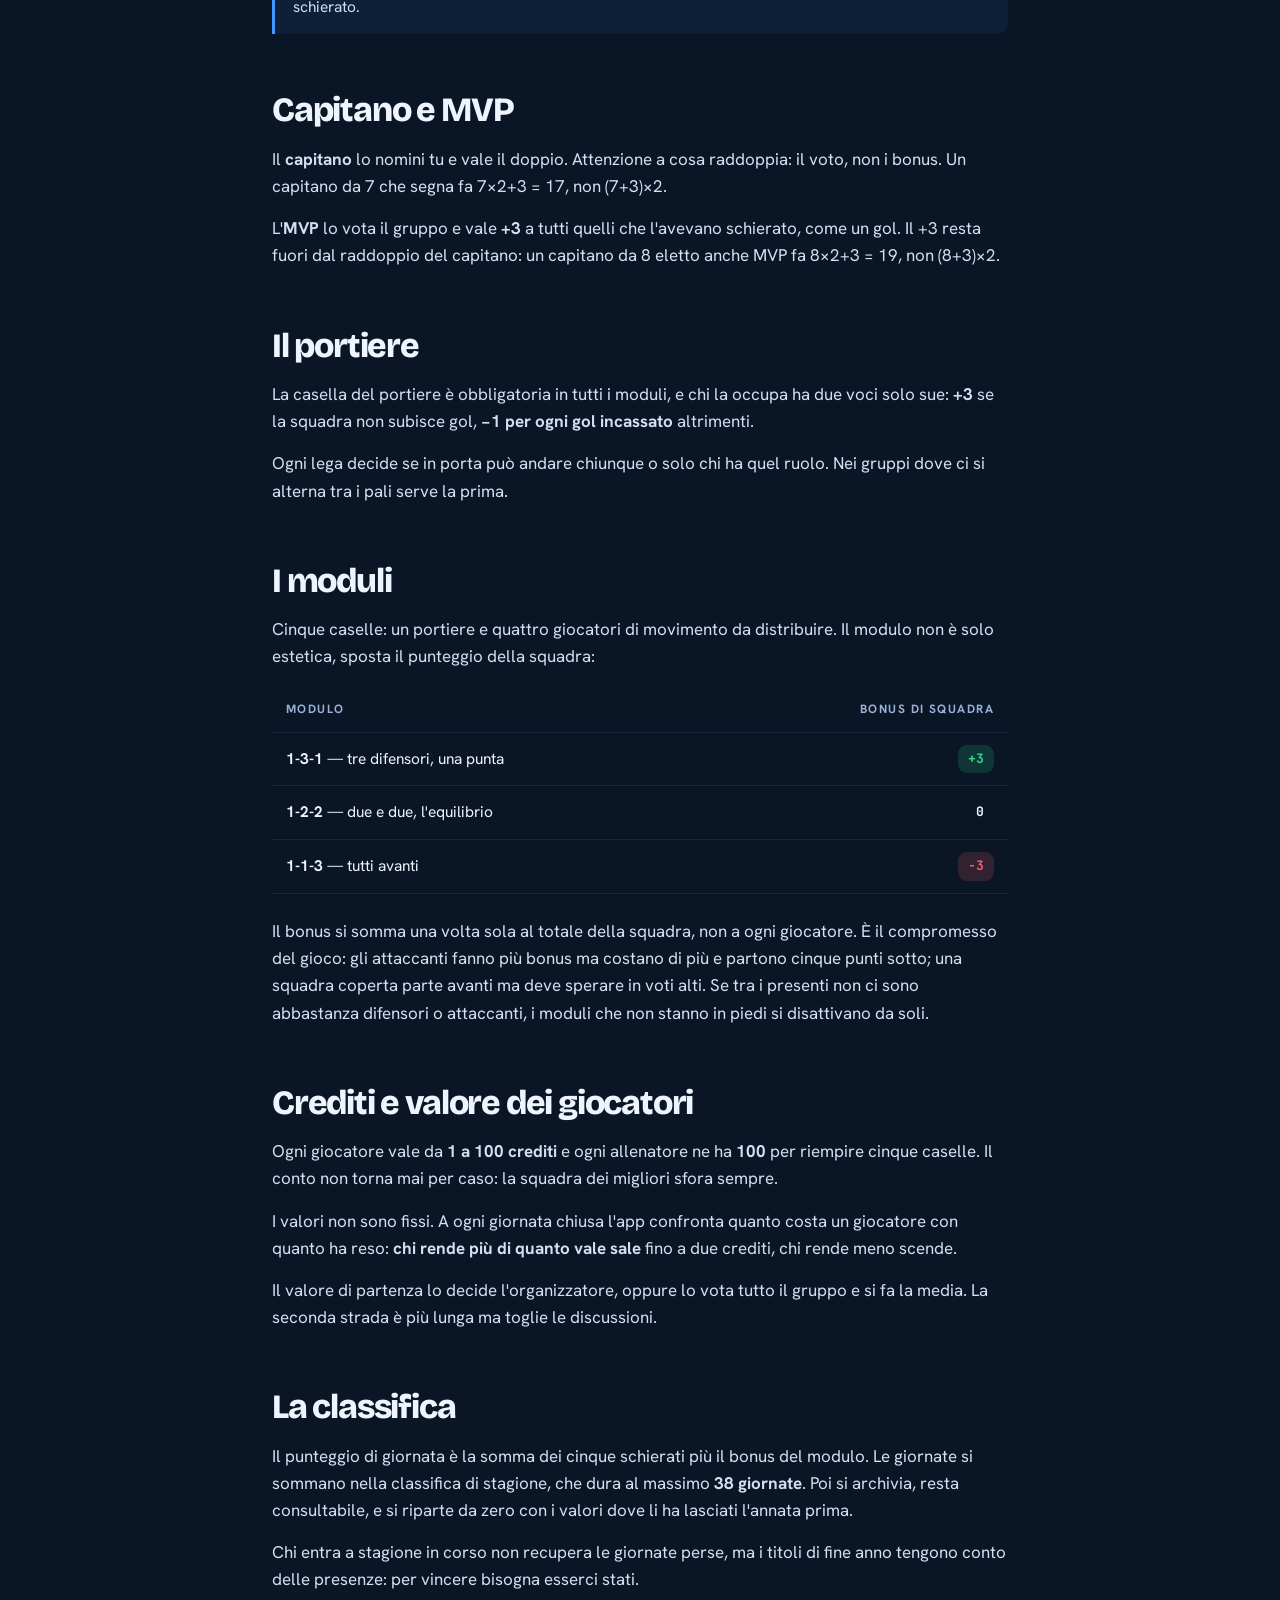
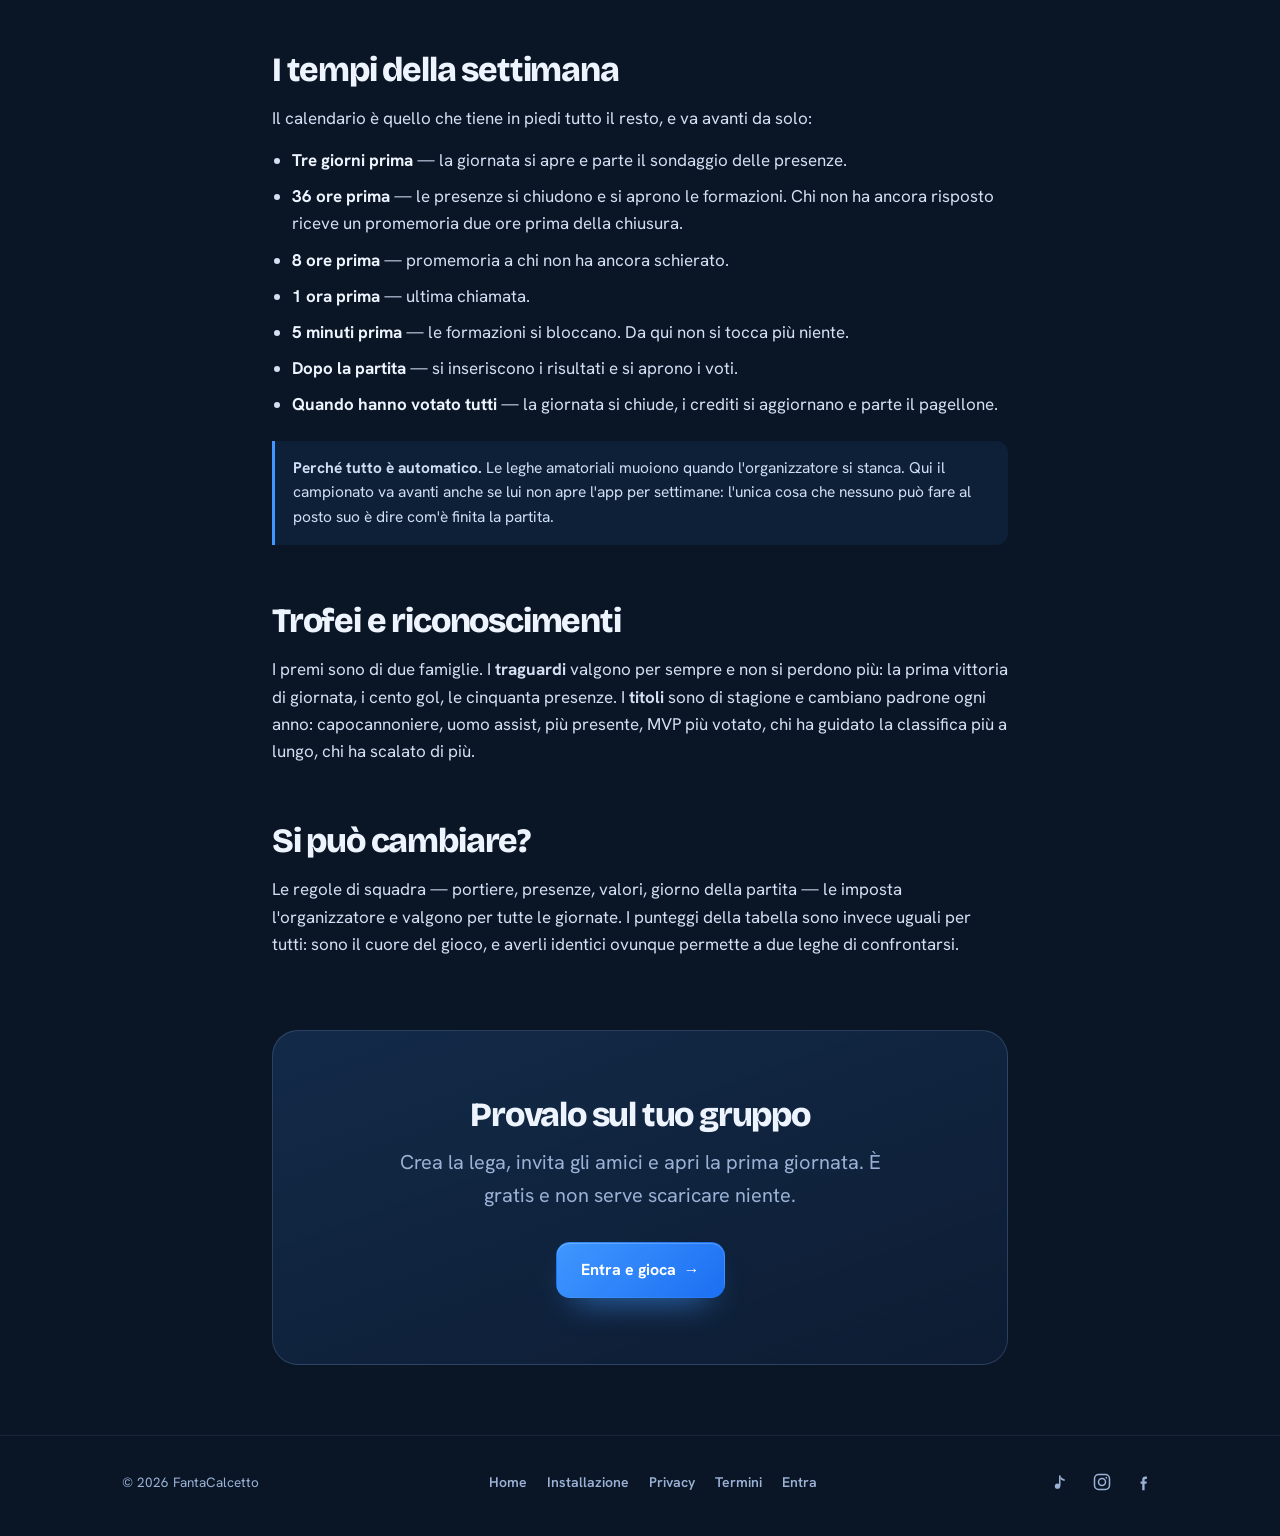
<file: regolamento.html>
<!DOCTYPE html>
<html lang="it">
<head>
<meta charset="UTF-8">
<meta name="viewport" content="width=device-width, initial-scale=1, viewport-fit=cover">

<title>Regolamento e punteggi — FantaCalcetto (fantacalcio a 5)</title>
<meta name="description" content="Il regolamento completo del fantacalcio applicato al calcetto a 5: bonus e malus, voti tra giocatori, capitano, MVP, moduli, crediti e classifica. Pronto da usare nel tuo gruppo.">
<link rel="canonical" href="https://www.fantacalcettoitalia.it/regolamento.html">

<meta name="theme-color" content="#0a1626">
<meta property="og:type" content="article">
<meta property="og:site_name" content="FantaCalcetto">
<meta property="og:locale" content="it_IT">
<meta property="og:title" content="Regolamento e punteggi del fantacalcio a calcetto">
<meta property="og:description" content="Bonus, malus, voti, capitano, MVP, moduli e crediti: come funziona il punteggio di FantaCalcetto.">
<meta property="og:url" content="https://www.fantacalcettoitalia.it/regolamento.html">

<link rel="apple-touch-icon" href="icon-512.png?v=4">
<link rel="icon" type="image/png" sizes="512x512" href="icon-512.png?v=4">

<link href="/app/fonts/fonts.css" rel="stylesheet">
<link rel="stylesheet" href="sito.css?v=12">
</head>
<body>

<header class="topbar" id="topbar">
  <div class="wrap">
    <a class="brand" href="/">
      <img src="icon-512.png?v=4" alt="" width="34" height="34">
      <span>Fanta<span class="b2">Calcetto</span></span>
    </a>
    <nav class="topnav">
      <a href="/#come-funziona">Come funziona</a>
      <a href="/#funzioni">Funzioni</a>
      <a href="/#installa">Installazione</a>
    </nav>
    <a class="btn btn-primary btn-sm" data-app-link href="#">Entra e gioca</a>
  </div>
</header>

<main>
<section style="padding-bottom:0">
  <div class="wrap doc">
    <a class="crumb" href="/">‹ Torna alla pagina principale</a>
    <span class="eyebrow">Regolamento</span>
    <h1 style="font-size:clamp(33px,5.6vw,52px);margin:18px 0 20px">Come si fanno i punti</h1>
    <p class="lead">Il fantacalcio applicato alla partita di calcetto a 5 tra amici: campo piccolo, tutti attaccano e tutti difendono, e i voti se li danno i giocatori. Usalo così com'è o prendilo come base per il tuo.</p>
    
    <h2>Il punto di partenza è il voto</h2>
    <p>A fine partita ogni giocatore vota tutti gli altri: la media è il <b>voto di giornata</b>. Si vota a mezzi punti, quindi il 6,5 esiste. Chi non è sceso in campo non prende voto, perché non è schierabile da nessuno.</p>
    <p>Sul voto si innestano bonus e malus, che nascono da fatti oggettivi e li registra chi organizza.</p>

    <div class="formula">
      punteggio = <b>voto</b> × moltiplicatori + bonus − malus
    </div>

    <h2>Bonus e malus</h2>
    <table>
      <thead><tr><th>Evento</th><th>Punti</th></tr></thead>
      <tbody>
        <tr><td>⚽&nbsp; Gol segnato</td><td><span class="pt pos">+3</span></td></tr>
        <tr><td>👟&nbsp; Assist</td><td><span class="pt pos">+1,5</span></td></tr>
        <tr><td>🙌&nbsp; Rigore parato</td><td><span class="pt pos">+3</span></td></tr>
        <tr><td>🧤&nbsp; Porta inviolata (solo il portiere)</td><td><span class="pt pos">+3</span></td></tr>
        <tr><td>✅&nbsp; La tua squadra vince</td><td><span class="pt pos">+2</span></td></tr>
        <tr><td>🏆&nbsp; Migliore in campo (MVP)</td><td><span class="pt pos">+3</span></td></tr>
        <tr><td>🅰️&nbsp; Autogol</td><td><span class="pt neg">−3</span></td></tr>
        <tr><td>🚫&nbsp; Rigore sbagliato</td><td><span class="pt neg">−3</span></td></tr>
        <tr><td>🟨&nbsp; Cartellino giallo</td><td><span class="pt neg">−0,5</span></td></tr>
        <tr><td>🔴&nbsp; Gol subito (solo il portiere)</td><td><span class="pt neg">−1</span></td></tr>
      </tbody>
    </table>

    <div class="note">
      <b>©️ Capitano — voto ×2.</b> Il capitano non è in tabella perché non somma punti: moltiplica, e moltiplica solo il voto. Un capitano da 7 che segna fa 7×2+3 = 17, non (7+3)×2.
    </div>

    <div class="note">
      <b>Pareggio e sconfitta non valgono niente.</b> Vincere dà +2 a tutti e cinque i giocatori di quella squadra, perdere non toglie punti: perdere a calcetto capita, non deve rovinare la giornata a chi ti aveva schierato.
    </div>

    <h2>Capitano e MVP</h2>
    <p>Il <b>capitano</b> lo nomini tu e vale il doppio. Attenzione a cosa raddoppia: il voto, non i bonus. Un capitano da 7 che segna fa 7×2+3 = 17, non (7+3)×2.</p>
    <p>L'<b>MVP</b> lo vota il gruppo e vale <b>+3</b> a tutti quelli che l'avevano schierato, come un gol. Il +3 resta fuori dal raddoppio del capitano: un capitano da 8 eletto anche MVP fa 8×2+3 = 19, non (8+3)×2.</p>

    <h2>Il portiere</h2>
    <p>La casella del portiere è obbligatoria in tutti i moduli, e chi la occupa ha due voci solo sue: <b>+3</b> se la squadra non subisce gol, <b>−1 per ogni gol incassato</b> altrimenti.</p>
    <p>Ogni lega decide se in porta può andare chiunque o solo chi ha quel ruolo. Nei gruppi dove ci si alterna tra i pali serve la prima.</p>

    <h2>I moduli</h2>
    <p>Cinque caselle: un portiere e quattro giocatori di movimento da distribuire. Il modulo non è solo estetica, sposta il punteggio della squadra:</p>
    <table>
      <thead><tr><th>Modulo</th><th>Bonus di squadra</th></tr></thead>
      <tbody>
        <tr><td><b>1-3-1</b> — tre difensori, una punta</td><td><span class="pt pos">+3</span></td></tr>
        <tr><td><b>1-2-2</b> — due e due, l'equilibrio</td><td><span class="pt">0</span></td></tr>
        <tr><td><b>1-1-3</b> — tutti avanti</td><td><span class="pt neg">−3</span></td></tr>
      </tbody>
    </table>
    <p>Il bonus si somma una volta sola al totale della squadra, non a ogni giocatore. È il compromesso del gioco: gli attaccanti fanno più bonus ma costano di più e partono cinque punti sotto; una squadra coperta parte avanti ma deve sperare in voti alti. Se tra i presenti non ci sono abbastanza difensori o attaccanti, i moduli che non stanno in piedi si disattivano da soli.</p>

    <h2>Crediti e valore dei giocatori</h2>
    <p>Ogni giocatore vale da <b>1 a 100 crediti</b> e ogni allenatore ne ha <b>100</b> per riempire cinque caselle. Il conto non torna mai per caso: la squadra dei migliori sfora sempre.</p>
    <p>I valori non sono fissi. A ogni giornata chiusa l'app confronta quanto costa un giocatore con quanto ha reso: <b>chi rende più di quanto vale sale</b> fino a due crediti, chi rende meno scende.</p>
    <p>Il valore di partenza lo decide l'organizzatore, oppure lo vota tutto il gruppo e si fa la media. La seconda strada è più lunga ma toglie le discussioni.</p>

    <h2>La classifica</h2>
    <p>Il punteggio di giornata è la somma dei cinque schierati più il bonus del modulo. Le giornate si sommano nella classifica di stagione, che dura al massimo <b>38 giornate</b>. Poi si archivia, resta consultabile, e si riparte da zero con i valori dove li ha lasciati l'annata prima.</p>
    <p>Chi entra a stagione in corso non recupera le giornate perse, ma i titoli di fine anno tengono conto delle presenze: per vincere bisogna esserci stati.</p>

    <h2>I tempi della settimana</h2>
    <p>Il calendario è quello che tiene in piedi tutto il resto, e va avanti da solo:</p>
    <ul>
      <li><b>Tre giorni prima</b> — la giornata si apre e parte il sondaggio delle presenze.</li>
      <li><b>36 ore prima</b> — le presenze si chiudono e si aprono le formazioni. Chi non ha ancora risposto riceve un promemoria due ore prima della chiusura.</li>
      <li><b>8 ore prima</b> — promemoria a chi non ha ancora schierato.</li>
      <li><b>1 ora prima</b> — ultima chiamata.</li>
      <li><b>5 minuti prima</b> — le formazioni si bloccano. Da qui non si tocca più niente.</li>
      <li><b>Dopo la partita</b> — si inseriscono i risultati e si aprono i voti.</li>
      <li><b>Quando hanno votato tutti</b> — la giornata si chiude, i crediti si aggiornano e parte il pagellone.</li>
    </ul>

    <div class="note">
      <b>Perché tutto è automatico.</b> Le leghe amatoriali muoiono quando l'organizzatore si stanca. Qui il campionato va avanti anche se lui non apre l'app per settimane: l'unica cosa che nessuno può fare al posto suo è dire com'è finita la partita.
    </div>

    <h2>Trofei e riconoscimenti</h2>
    <p>I premi sono di due famiglie. I <b>traguardi</b> valgono per sempre e non si perdono più: la prima vittoria di giornata, i cento gol, le cinquanta presenze. I <b>titoli</b> sono di stagione e cambiano padrone ogni anno: capocannoniere, uomo assist, più presente, MVP più votato, chi ha guidato la classifica più a lungo, chi ha scalato di più.</p>

    <h2>Si può cambiare?</h2>
    <p>Le regole di squadra — portiere, presenze, valori, giorno della partita — le imposta l'organizzatore e valgono per tutte le giornate. I punteggi della tabella sono invece uguali per tutti: sono il cuore del gioco, e averli identici ovunque permette a due leghe di confrontarsi.</p>

    <div class="final" style="margin-top:clamp(44px,6vw,72px)">
      <h2 style="margin:0 0 14px">Provalo sul tuo gruppo</h2>
      <p class="lead">Crea la lega, invita gli amici e apri la prima giornata. È gratis e non serve scaricare niente.</p>
      <div class="btn-row"><a class="btn btn-primary" data-app-link href="#">Entra e gioca &nbsp;→</a></div>
    </div>
  </div>
</section>
</main>

<footer>
  <div class="wrap foot">
    <small>© <span id="yy">2026</span> FantaCalcetto</small>
    <nav>
      <a href="/">Home</a>
      <a href="/#installa">Installazione</a>
      <a href="privacy.html">Privacy</a>
      <a href="termini.html">Termini</a>
      <a data-app-link href="#">Entra</a>
    </nav>
    <div class="social" aria-label="FantaCalcetto sui social">
      <a href="https://www.tiktok.com/@fantacalcettoitalia" target="_blank" rel="noopener" aria-label="TikTok" title="TikTok">
        <svg viewBox="0 0 24 24" width="20" height="20" fill="currentColor" aria-hidden="true"><circle cx="9" cy="17" r="3.2"/><rect x="10.8" y="4" width="1.8" height="13" rx="0.9"/><path d="M12.6 4c.4 2.6 2.4 4.4 5 4.7v2c-1.9-.1-3.6-.8-5-1.9V4Z"/></svg>
      </a>
      <a href="https://www.instagram.com/fantacalcettoitalia" target="_blank" rel="noopener" aria-label="Instagram" title="Instagram">
        <svg viewBox="0 0 24 24" width="20" height="20" fill="none" stroke="currentColor" stroke-width="1.8" aria-hidden="true"><rect x="3" y="3" width="18" height="18" rx="5"/><circle cx="12" cy="12" r="4.2"/><circle cx="17.2" cy="6.8" r="1" fill="currentColor" stroke="none"/></svg>
      </a>
      <a href="https://www.facebook.com/profile.php?id=61594735356316" target="_blank" rel="noopener" aria-label="Facebook" title="Facebook">
        <svg viewBox="0 0 24 24" width="20" height="20" fill="currentColor" aria-hidden="true"><path d="M15.5 8.5H13.8c-.66 0-1.1.46-1.1 1.14V11.5H15.3L15 14H12.7V22H9.9V14H7.9V11.5H9.9V9.3C9.9 6.9 11.3 5.5 13.6 5.5h1.9V8.5Z"/></svg>
      </a>
    </div>
  </div>
</footer>

<script>
/* Dove sta il gioco — stesso valore che c'è in index.html. */
var APP_URL = '/app/';
document.querySelectorAll('[data-app-link]').forEach(function(a){ a.href = APP_URL; });
document.getElementById('yy').textContent = new Date().getFullYear();

var tb = document.getElementById('topbar');
function onScroll(){ tb.classList.toggle('stuck', window.scrollY > 8); }
addEventListener('scroll', onScroll, {passive:true}); onScroll();
</script>

</body>
</html>
</file>
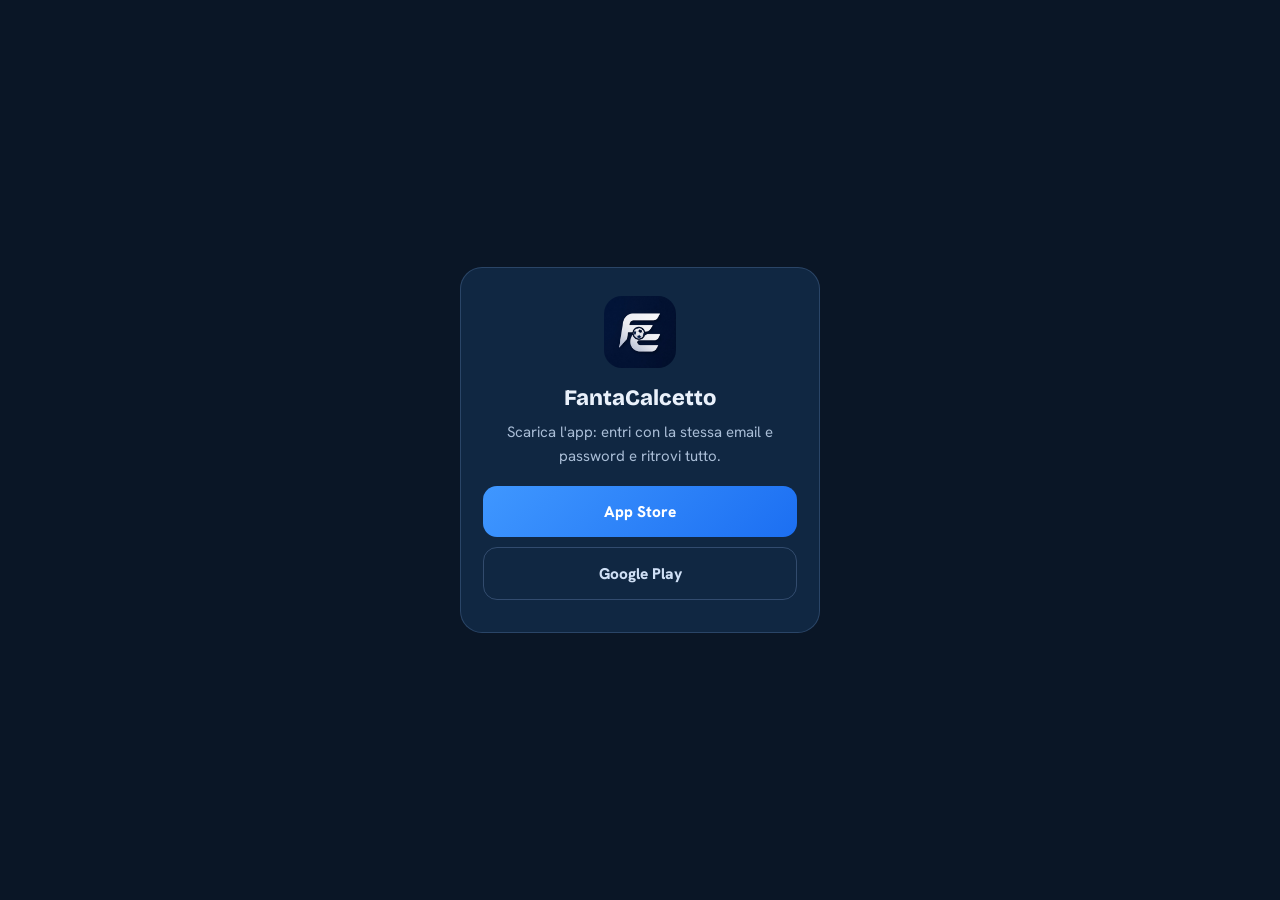
<file: scarica.html>
<!DOCTYPE html>
<html lang="it">
<head>
<meta charset="UTF-8">
<meta name="viewport" content="width=device-width, initial-scale=1, viewport-fit=cover">
<title>Scarica l'app — FantaCalcetto</title>
<meta name="description" content="Scarica l'app FantaCalcetto da App Store o Google Play.">
<link rel="canonical" href="https://www.fantacalcettoitalia.it/scarica">
<meta name="theme-color" content="#0a1626">
<meta property="og:title" content="Scarica FantaCalcetto">
<meta property="og:description" content="Il fantacalcio per il calcetto a 5. Gratis su App Store e Google Play.">
<meta property="og:url" content="https://www.fantacalcettoitalia.it/scarica">
<meta property="og:image" content="https://www.fantacalcettoitalia.it/icon-512.png?v=4">
<meta property="og:type" content="website">
<link rel="apple-touch-icon" href="icon-512.png?v=4">
<link rel="icon" type="image/png" sizes="512x512" href="icon-512.png?v=4">
<link href="/app/fonts/fonts.css" rel="stylesheet">
<!-- 26/10/2026 — Pagina del QR mostrato da computer (app 7.2.7).
     Da telefono porta dritto allo store giusto; altrimenti mostra i pulsanti.
     I link arrivano dal database (get_app_gate): finche' un'app non e' pubblica
     il suo pulsante non compare.
     15/11/2026 — Link unico per bio Instagram/TikTok: se il database non risponde
     entro 2,5 s si usano i link scritti qui sotto (FALLBACK), cosi' chi arriva dai
     social non vede mai la pagina vuota. Se cambiano i link, cambiarli anche qui. -->
<style>
  *{box-sizing:border-box}
  body{margin:0;min-height:100vh;display:flex;align-items:center;justify-content:center;padding:24px 20px;background:#0a1626;color:#eaf1fb;font-family:'Hanken Grotesk',system-ui,sans-serif}
  .c{width:100%;max-width:360px;background:#102742;border:1px solid rgba(120,160,210,.25);border-radius:22px;padding:28px 22px 22px;text-align:center}
  img{width:72px;height:72px;border-radius:18px;margin-bottom:12px}
  h1{font-family:'Bricolage Grotesque',sans-serif;font-weight:800;font-size:22px;margin:0 0 10px}
  p{color:#a9bdd6;font-size:15px;line-height:1.55;margin:0 0 18px}
  a.b{display:block;background:linear-gradient(135deg,#3f97ff,#1c6ff2);color:#fff;font-weight:800;font-size:15.5px;padding:15px;border-radius:14px;text-decoration:none;margin:0 0 10px}
  a.b2{background:none;border:1px solid rgba(150,185,240,.25);color:#cfdff5}
  .m{color:#8aa3c2;font-size:13.5px}
</style>
</head>
<body>
<div class="c">
  <img src="icon-512.png?v=4" alt="">
  <h1>FantaCalcetto</h1>
  <p>Scarica l'app: entri con la stessa email e password e ritrovi tutto.</p>
  <div id="btns"><p class="m">Un attimo…</p></div>
</div>
<script>
(function(){
  var URL_='https://lfvpseusbsyzniugczbx.supabase.co', KEY='sb_publishable_Sw4thSu5edmpN7oCJ0nlAg_QMWwA9lw';
  var ua=navigator.userAgent||'';
  var dev=(/iphone|ipad|ipod/i.test(ua)||(/Macintosh/.test(ua)&&(navigator.maxTouchPoints||0)>1))?'ios':(/android/i.test(ua)?'android':'desktop');
  function show(c){
    var ios=c&&c.ios_url, and=c&&c.android_url, h='';
    if(dev==='ios'&&ios){ location.replace(ios); return; }
    if(dev==='android'&&and){ location.replace(and); return; }
    if(ios) h+='<a class="b" href="'+ios+'">App Store</a>';
    if(and) h+='<a class="b'+(ios?' b2':'')+'" href="'+and+'">Google Play</a>';
    document.getElementById('btns').innerHTML=h||'<p class="m">L’app sarà disponibile a breve.</p>';
  }
  var FALLBACK={ios_url:'https://apps.apple.com/it/app/id6826225028',android_url:'https://play.google.com/store/apps/details?id=it.fantacalcettoitalia.app'};
  var done=false;
  function once(c){ if(done) return; done=true; show(c&&(c.ios_url||c.android_url)?c:FALLBACK); }
  setTimeout(function(){ once(null); },2500);
  fetch(URL_+'/rest/v1/rpc/get_app_gate',{method:'POST',headers:{'apikey':KEY,'Authorization':'Bearer '+KEY,'Content-Type':'application/json'},body:'{}'})
    .then(function(r){ return r.ok?r.json():null; }).then(once).catch(function(){ once(null); });
})();
</script>
</body>
</html>
</file>
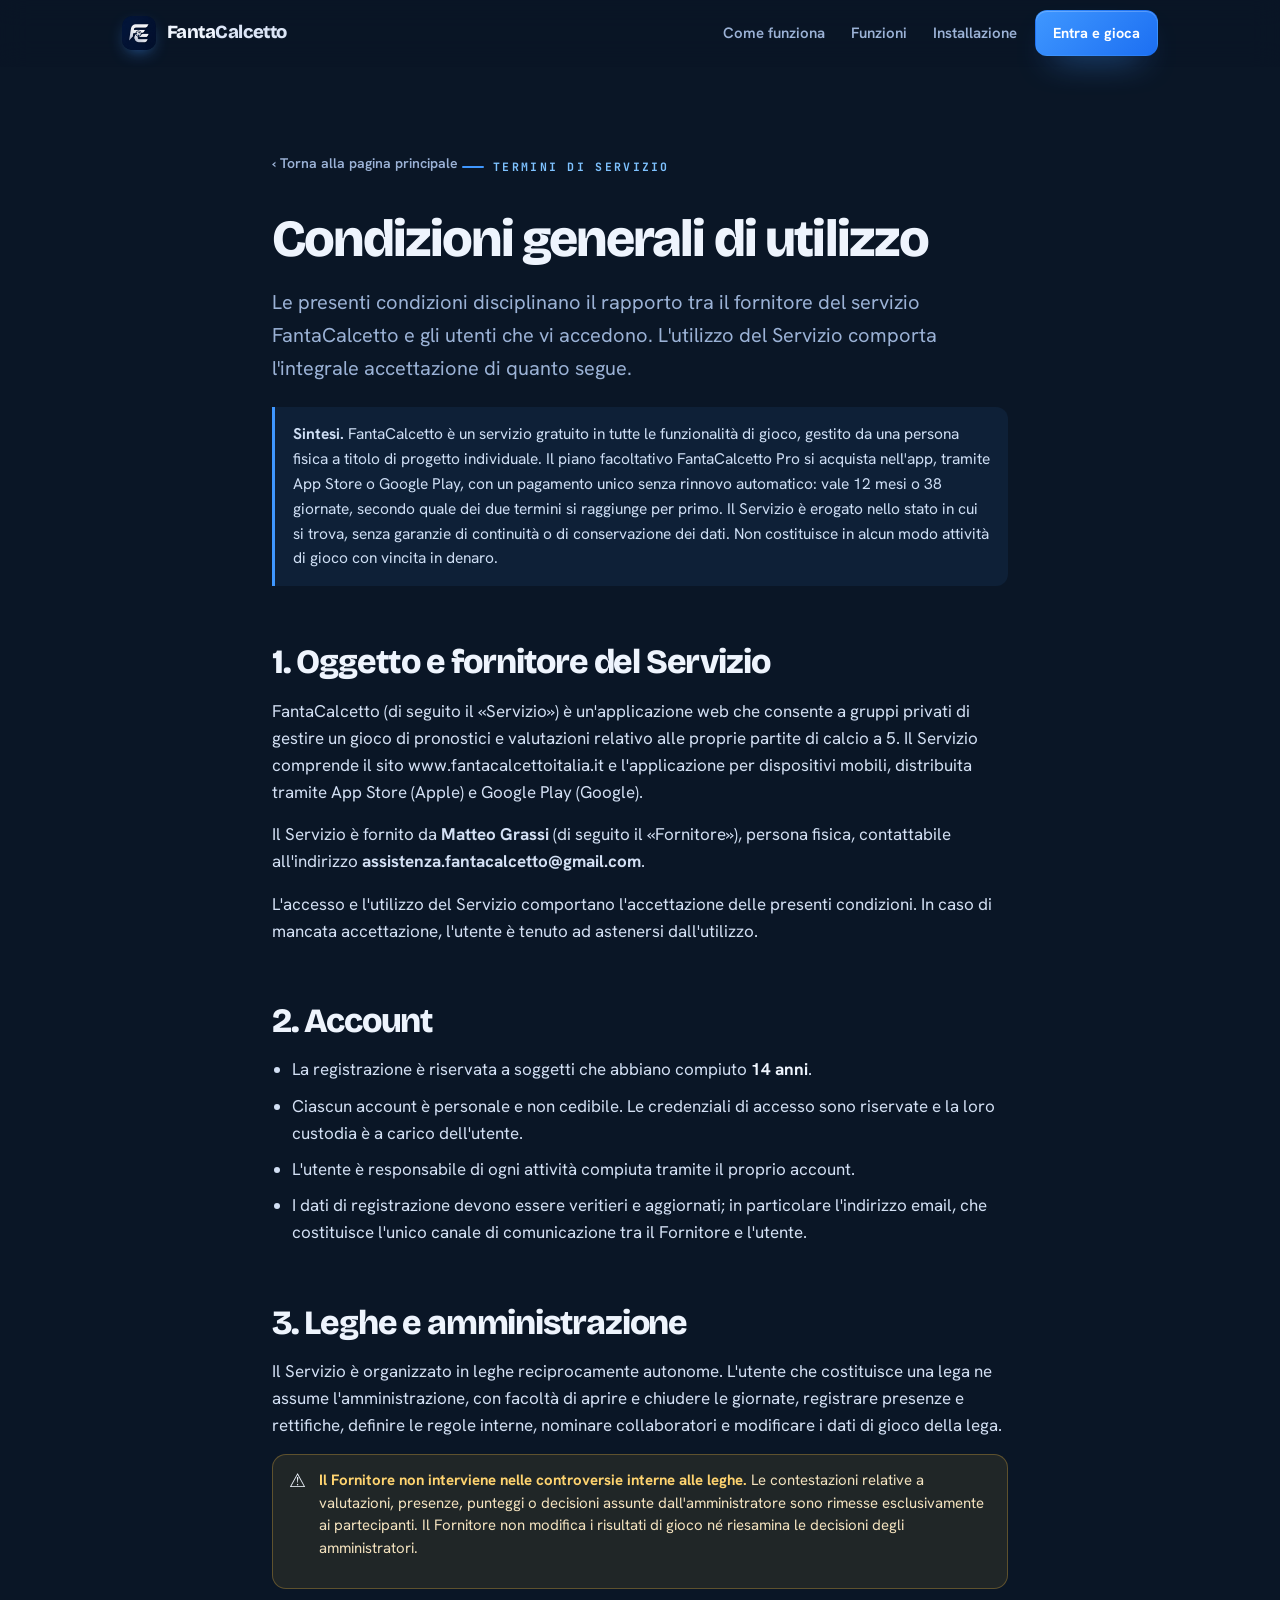
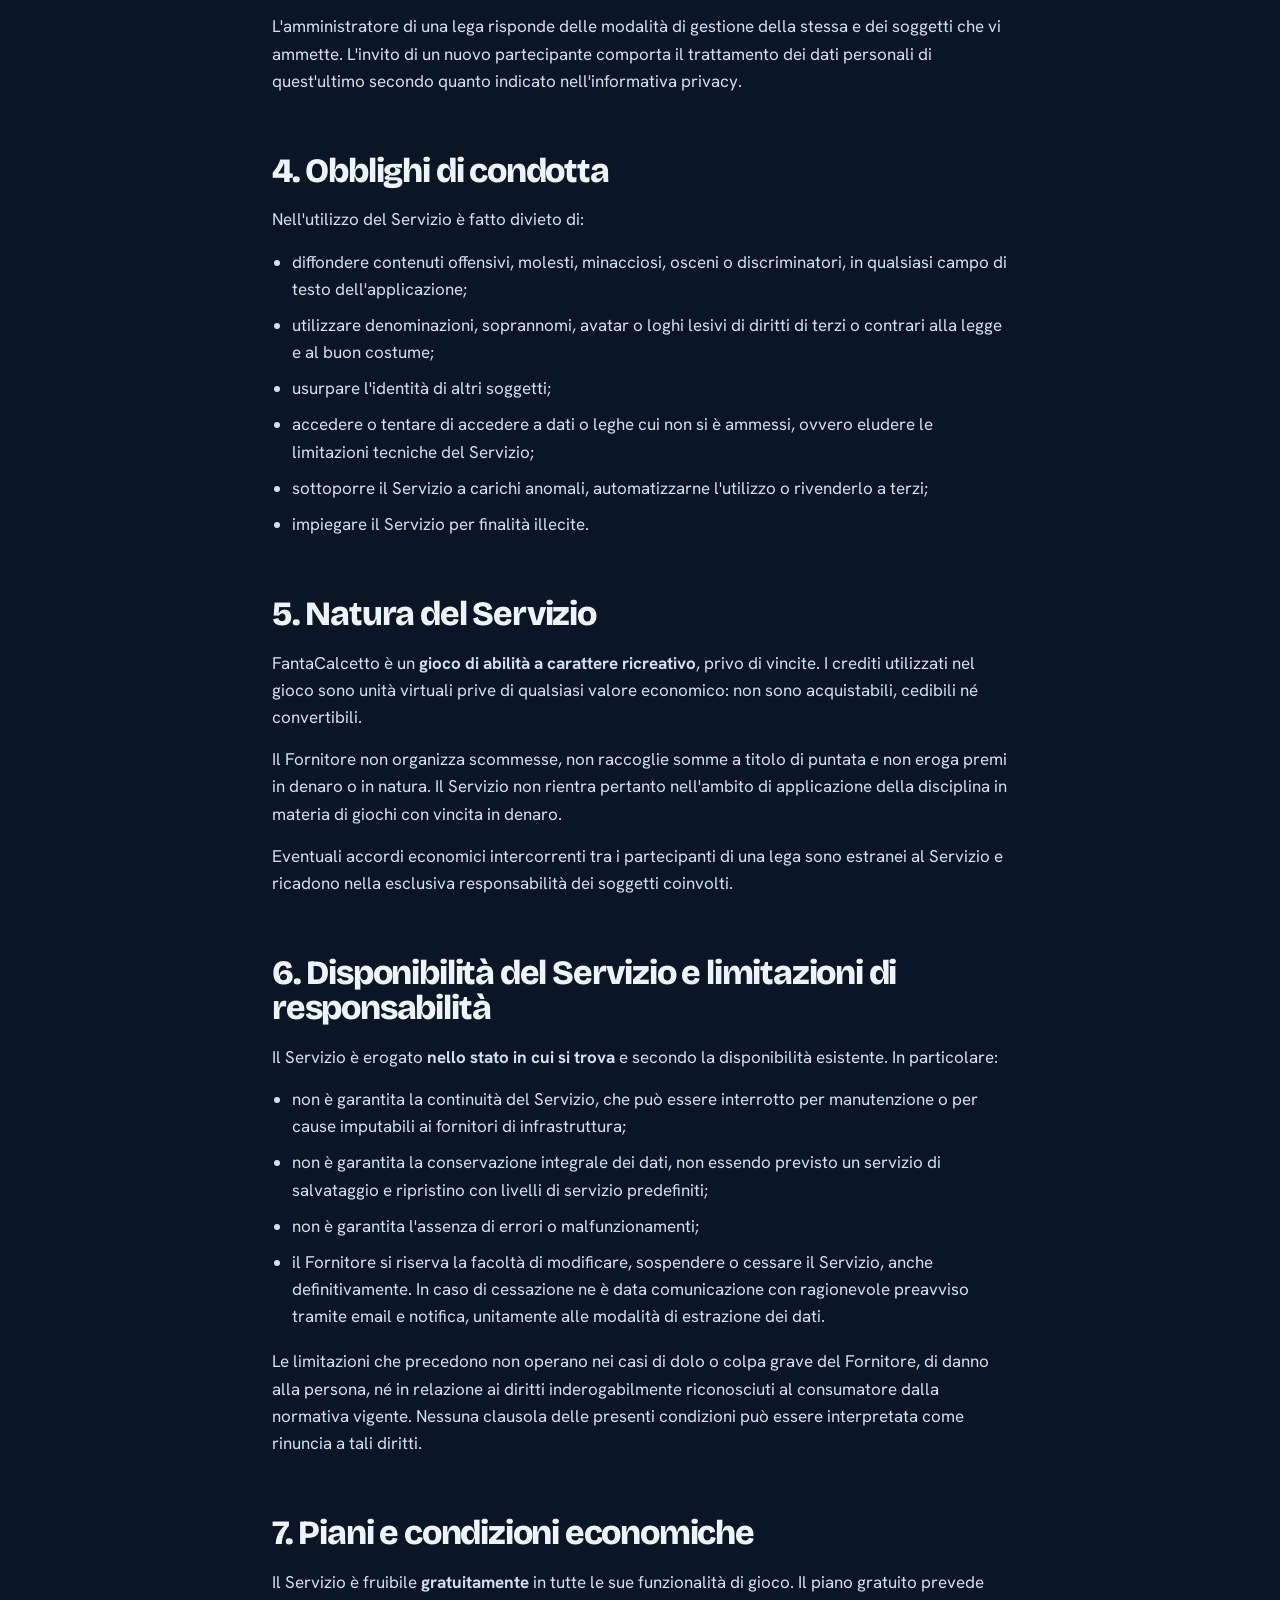
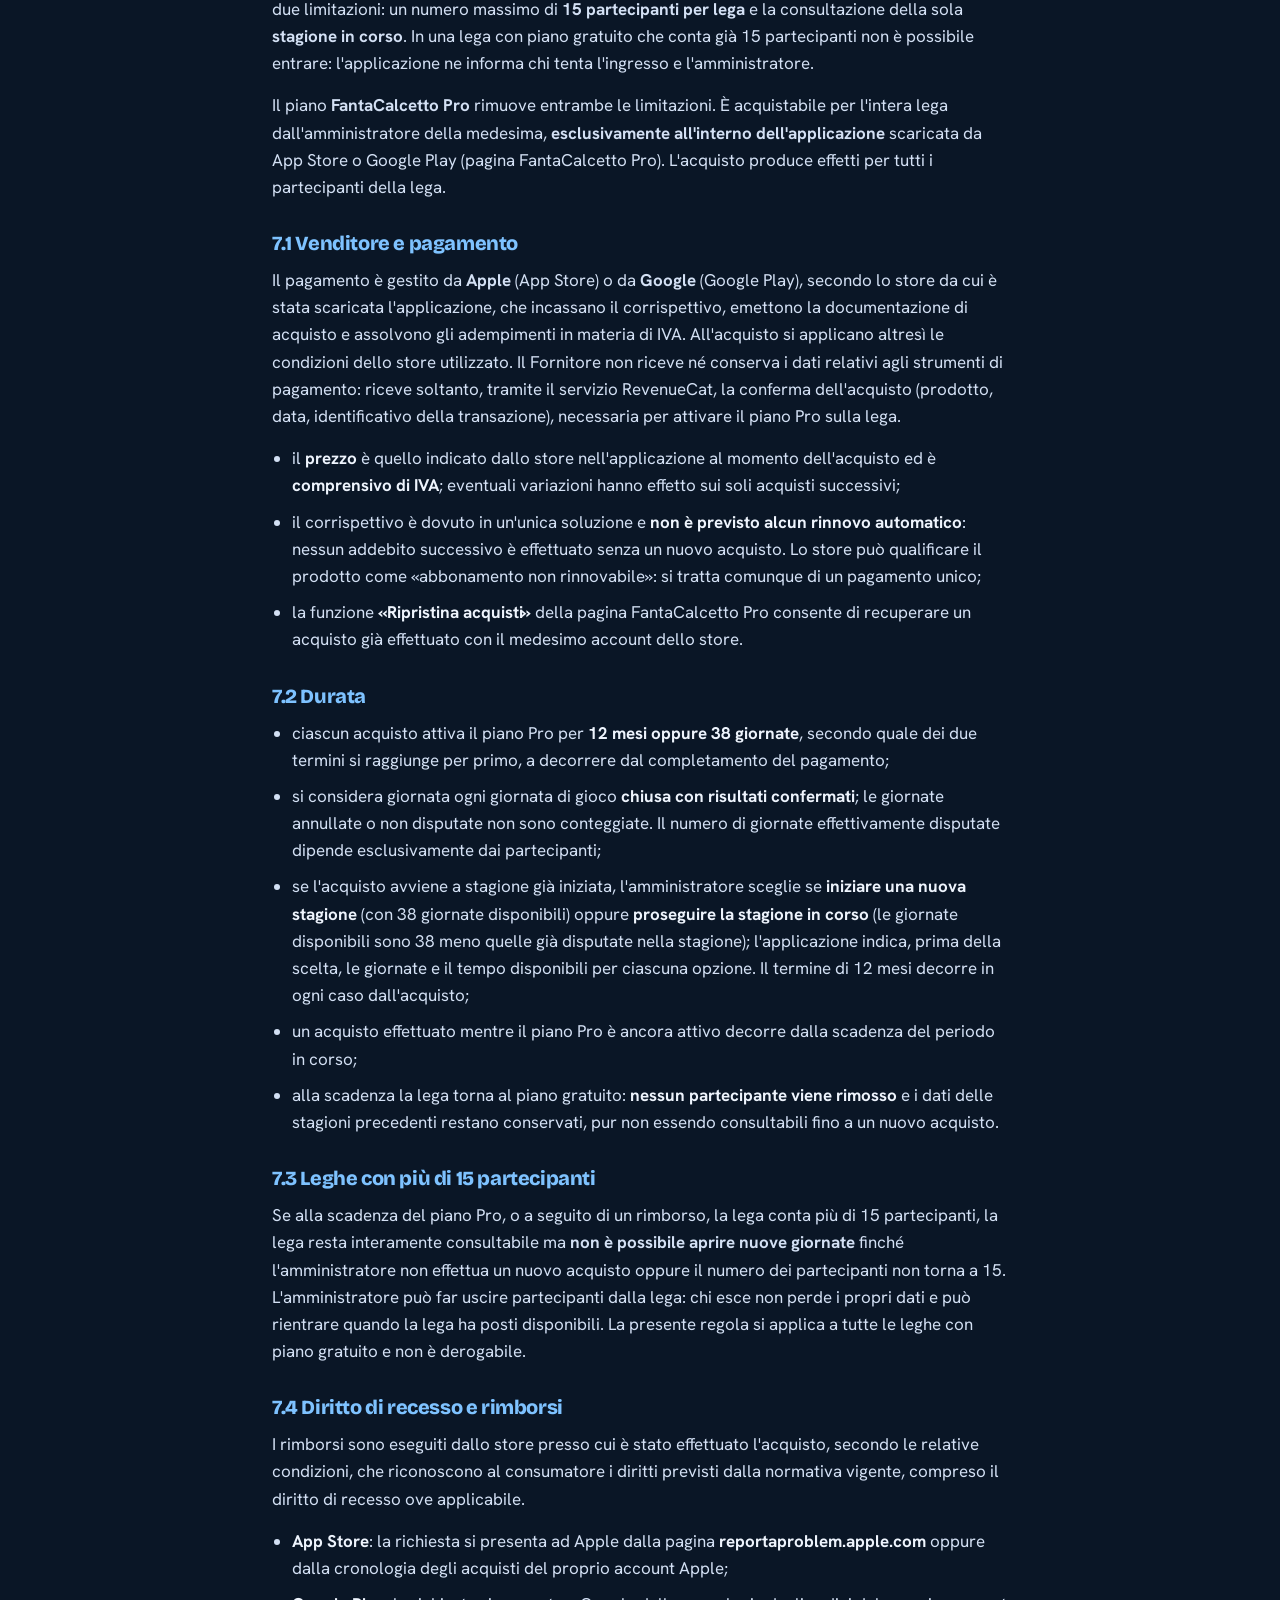
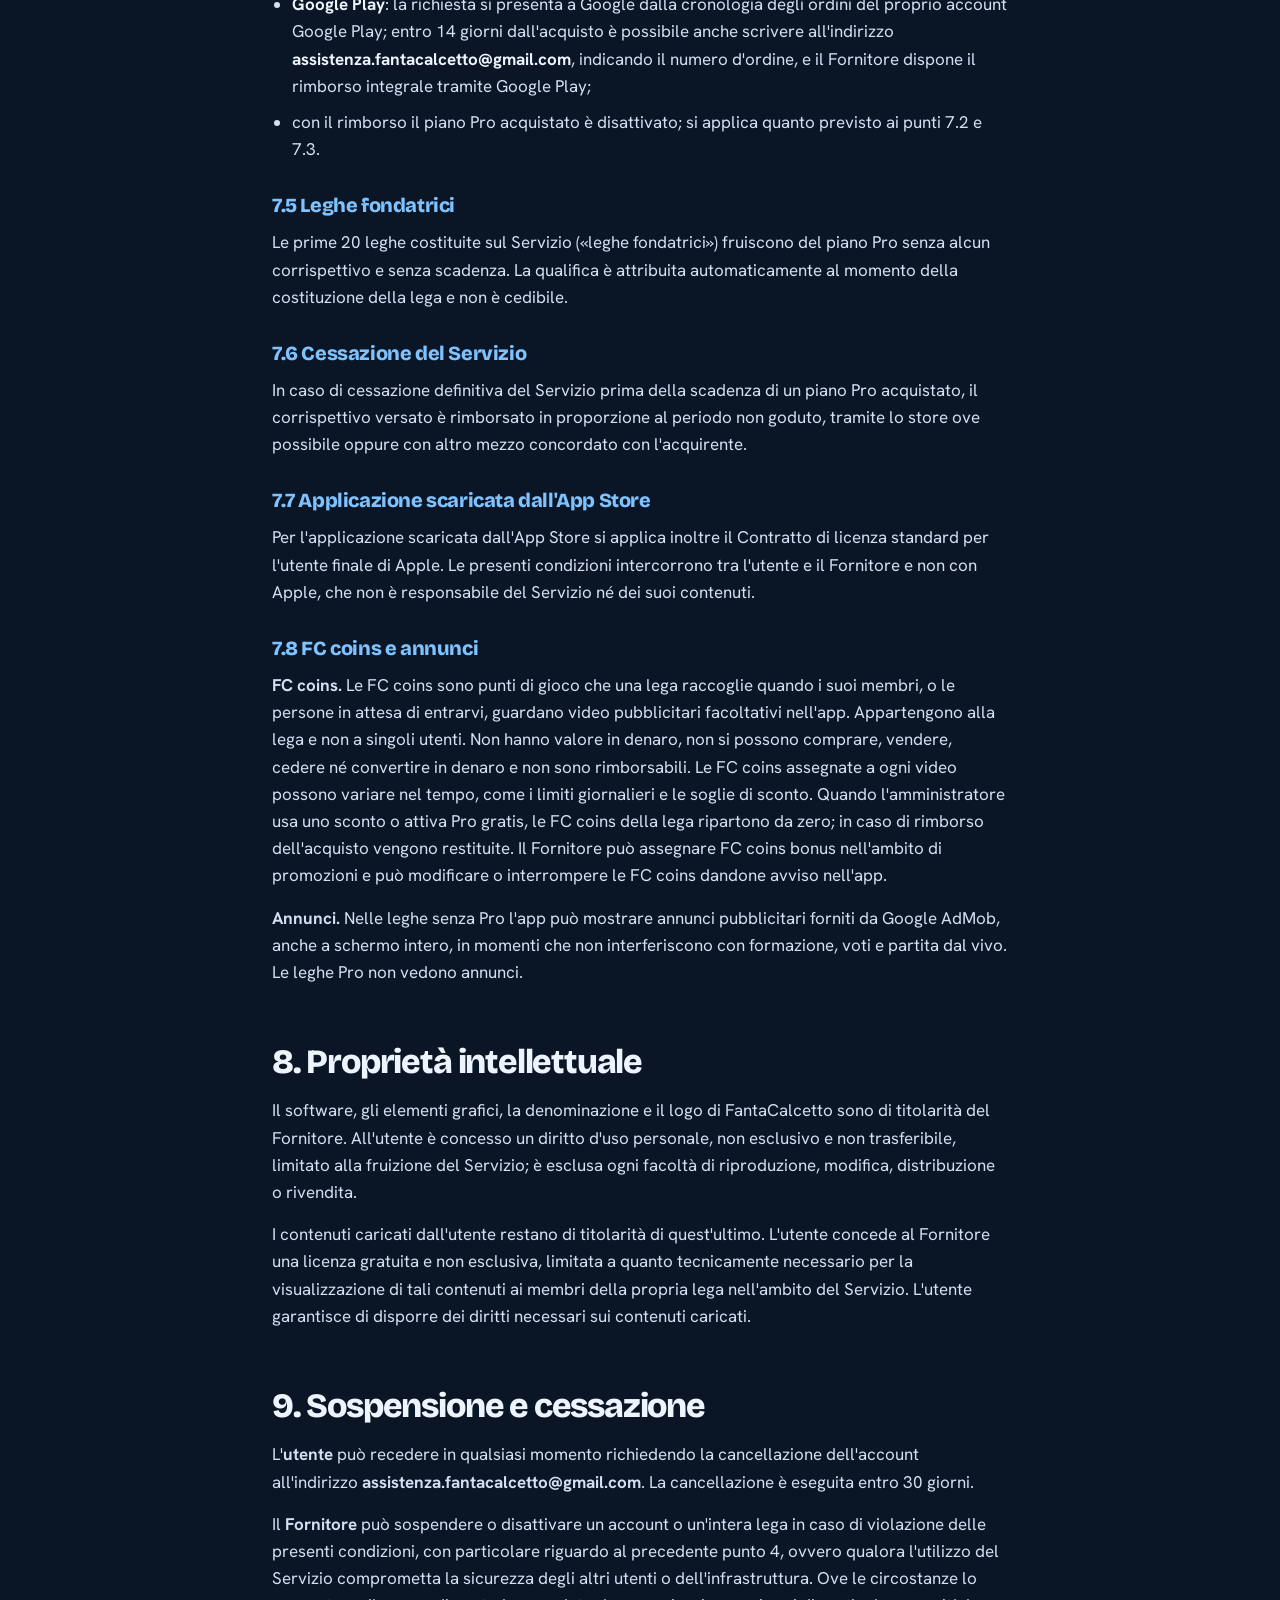
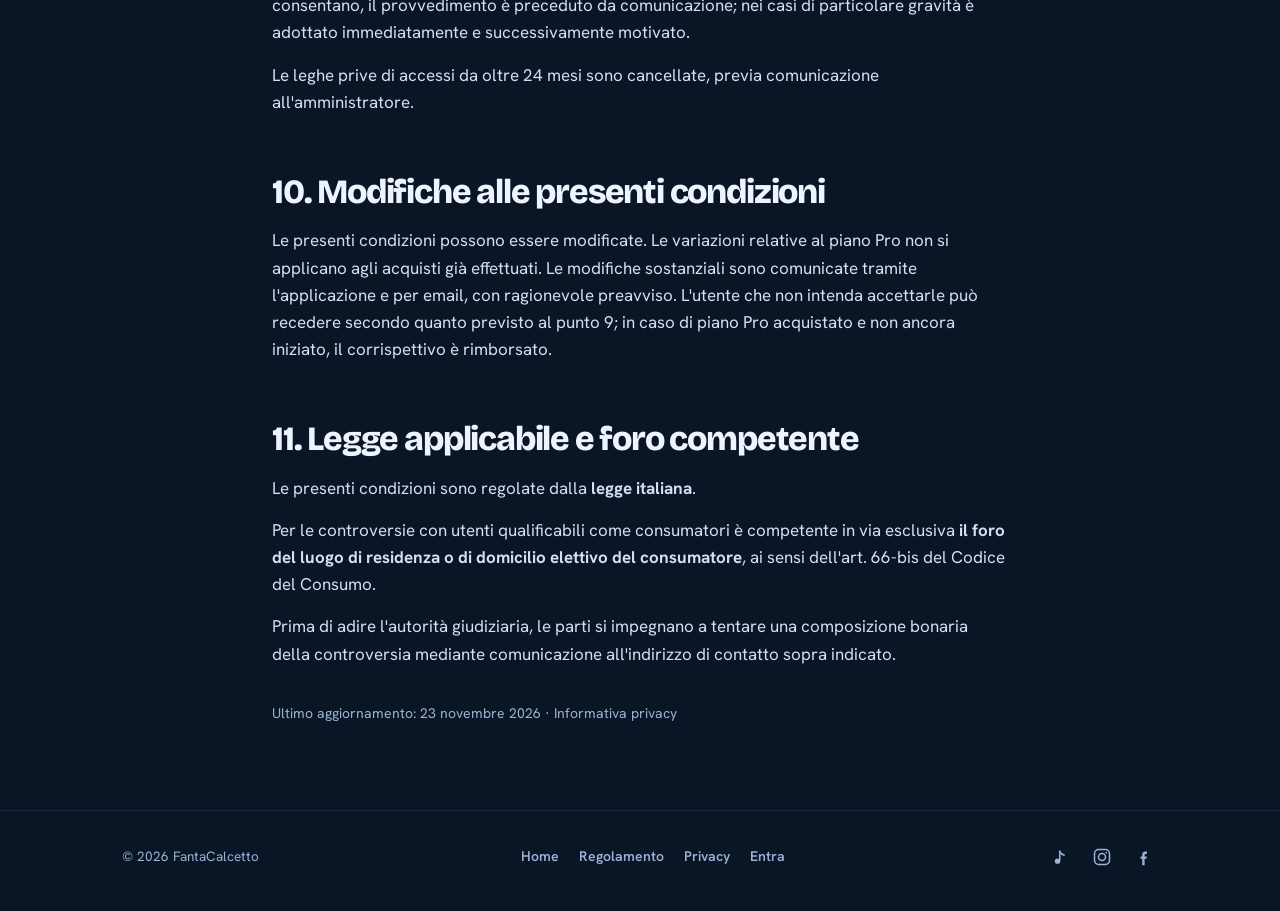
<file: termini.html>
<!DOCTYPE html>
<html lang="it">
<head>
<meta charset="UTF-8">
<meta name="viewport" content="width=device-width, initial-scale=1, viewport-fit=cover">

<title>Termini di servizio — FantaCalcetto</title>
<meta name="description" content="Condizioni generali di utilizzo del servizio FantaCalcetto: account, leghe, obblighi di condotta, piani, limitazioni di responsabilità e cessazione.">
<link rel="canonical" href="https://www.fantacalcettoitalia.it/termini.html">

<meta name="theme-color" content="#0a1626">
<meta property="og:type" content="article">
<meta property="og:site_name" content="FantaCalcetto">
<meta property="og:locale" content="it_IT">
<meta property="og:title" content="Termini di servizio — FantaCalcetto">
<meta property="og:description" content="Condizioni generali di utilizzo del servizio FantaCalcetto.">
<meta property="og:url" content="https://www.fantacalcettoitalia.it/termini.html">

<link rel="apple-touch-icon" href="icon-512.png?v=4">
<link rel="icon" type="image/png" sizes="512x512" href="icon-512.png?v=4">

<link href="/app/fonts/fonts.css" rel="stylesheet">
<link rel="stylesheet" href="sito.css?v=12">
<script>/* ?app=1: pagina aperta dall'app -> solo il testo, niente barra, menu o pulsanti del sito */
if(/[?&]app=1(&|$)/.test(location.search)) document.documentElement.classList.add('inapp');</script>
<style>html.inapp .topbar,html.inapp .crumb,html.inapp footer{display:none!important}html.inapp section{padding-top:28px}html.inapp main{padding-bottom:40px}</style>
</head>
<body>

<header class="topbar" id="topbar">
  <div class="wrap">
    <a class="brand" href="/">
      <img src="icon-512.png?v=4" alt="" width="34" height="34">
      <span>Fanta<span class="b2">Calcetto</span></span>
    </a>
    <nav class="topnav">
      <a href="/#come-funziona">Come funziona</a>
      <a href="/#funzioni">Funzioni</a>
      <a href="/#installa">Installazione</a>
    </nav>
    <a class="btn btn-primary btn-sm" data-app-link href="#">Entra e gioca</a>
  </div>
</header>

<main>
<section style="padding-bottom:0">
  <div class="wrap doc">
    <a class="crumb" href="/">‹ Torna alla pagina principale</a>
    <span class="eyebrow">Termini di servizio</span>
    <h1 style="font-size:clamp(33px,5.6vw,52px);margin:18px 0 20px">Condizioni generali di utilizzo</h1>
    <p class="lead">Le presenti condizioni disciplinano il rapporto tra il fornitore del servizio FantaCalcetto e gli utenti che vi accedono. L'utilizzo del Servizio comporta l'integrale accettazione di quanto segue.</p>

    <div class="note">
      <b>Sintesi.</b> FantaCalcetto è un servizio gratuito in tutte le funzionalità di gioco, gestito da una persona fisica a titolo di progetto individuale. Il piano facoltativo FantaCalcetto Pro si acquista nell'app, tramite App Store o Google Play, con un pagamento unico senza rinnovo automatico: vale 12 mesi o 38 giornate, secondo quale dei due termini si raggiunge per primo. Il Servizio è erogato nello stato in cui si trova, senza garanzie di continuità o di conservazione dei dati. Non costituisce in alcun modo attività di gioco con vincita in denaro.
    </div>

    <h2>1. Oggetto e fornitore del Servizio</h2>
    <p>FantaCalcetto (di seguito il «Servizio») è un'applicazione web che consente a gruppi privati di gestire un gioco di pronostici e valutazioni relativo alle proprie partite di calcio a 5. Il Servizio comprende il sito www.fantacalcettoitalia.it e l'applicazione per dispositivi mobili, distribuita tramite App Store (Apple) e Google Play (Google).</p>
    <p>Il Servizio è fornito da <b>Matteo Grassi</b> (di seguito il «Fornitore»), persona fisica, contattabile all'indirizzo <b>assistenza.fantacalcetto@gmail.com</b>.</p>
    <p>L'accesso e l'utilizzo del Servizio comportano l'accettazione delle presenti condizioni. In caso di mancata accettazione, l'utente è tenuto ad astenersi dall'utilizzo.</p>

    <h2>2. Account</h2>
    <ul>
      <li>La registrazione è riservata a soggetti che abbiano compiuto <b>14 anni</b>.</li>
      <li>Ciascun account è personale e non cedibile. Le credenziali di accesso sono riservate e la loro custodia è a carico dell'utente.</li>
      <li>L'utente è responsabile di ogni attività compiuta tramite il proprio account.</li>
      <li>I dati di registrazione devono essere veritieri e aggiornati; in particolare l'indirizzo email, che costituisce l'unico canale di comunicazione tra il Fornitore e l'utente.</li>
    </ul>

    <h2>3. Leghe e amministrazione</h2>
    <p>Il Servizio è organizzato in leghe reciprocamente autonome. L'utente che costituisce una lega ne assume l'amministrazione, con facoltà di aprire e chiudere le giornate, registrare presenze e rettifiche, definire le regole interne, nominare collaboratori e modificare i dati di gioco della lega.</p>
    <div class="warn">
      <span class="ic">⚠️</span>
      <p><b>Il Fornitore non interviene nelle controversie interne alle leghe.</b> Le contestazioni relative a valutazioni, presenze, punteggi o decisioni assunte dall'amministratore sono rimesse esclusivamente ai partecipanti. Il Fornitore non modifica i risultati di gioco né riesamina le decisioni degli amministratori.</p>
    </div>
    <p>L'amministratore di una lega risponde delle modalità di gestione della stessa e dei soggetti che vi ammette. L'invito di un nuovo partecipante comporta il trattamento dei dati personali di quest'ultimo secondo quanto indicato nell'<a href="privacy.html">informativa privacy</a>.</p>

    <h2>4. Obblighi di condotta</h2>
    <p>Nell'utilizzo del Servizio è fatto divieto di:</p>
    <ul>
      <li>diffondere contenuti offensivi, molesti, minacciosi, osceni o discriminatori, in qualsiasi campo di testo dell'applicazione;</li>
      <li>utilizzare denominazioni, soprannomi, avatar o loghi lesivi di diritti di terzi o contrari alla legge e al buon costume;</li>
      <li>usurpare l'identità di altri soggetti;</li>
      <li>accedere o tentare di accedere a dati o leghe cui non si è ammessi, ovvero eludere le limitazioni tecniche del Servizio;</li>
      <li>sottoporre il Servizio a carichi anomali, automatizzarne l'utilizzo o rivenderlo a terzi;</li>
      <li>impiegare il Servizio per finalità illecite.</li>
    </ul>

    <h2>5. Natura del Servizio</h2>
    <p>FantaCalcetto è un <b>gioco di abilità a carattere ricreativo</b>, privo di vincite. I crediti utilizzati nel gioco sono unità virtuali prive di qualsiasi valore economico: non sono acquistabili, cedibili né convertibili.</p>
    <p>Il Fornitore non organizza scommesse, non raccoglie somme a titolo di puntata e non eroga premi in denaro o in natura. Il Servizio non rientra pertanto nell'ambito di applicazione della disciplina in materia di giochi con vincita in denaro.</p>
    <p>Eventuali accordi economici intercorrenti tra i partecipanti di una lega sono estranei al Servizio e ricadono nella esclusiva responsabilità dei soggetti coinvolti.</p>

    <h2>6. Disponibilità del Servizio e limitazioni di responsabilità</h2>
    <p>Il Servizio è erogato <b>nello stato in cui si trova</b> e secondo la disponibilità esistente. In particolare:</p>
    <ul>
      <li>non è garantita la continuità del Servizio, che può essere interrotto per manutenzione o per cause imputabili ai fornitori di infrastruttura;</li>
      <li>non è garantita la conservazione integrale dei dati, non essendo previsto un servizio di salvataggio e ripristino con livelli di servizio predefiniti;</li>
      <li>non è garantita l'assenza di errori o malfunzionamenti;</li>
      <li>il Fornitore si riserva la facoltà di modificare, sospendere o cessare il Servizio, anche definitivamente. In caso di cessazione ne è data comunicazione con ragionevole preavviso tramite email e notifica, unitamente alle modalità di estrazione dei dati.</li>
    </ul>
    <p>Le limitazioni che precedono non operano nei casi di dolo o colpa grave del Fornitore, di danno alla persona, né in relazione ai diritti inderogabilmente riconosciuti al consumatore dalla normativa vigente. Nessuna clausola delle presenti condizioni può essere interpretata come rinuncia a tali diritti.</p>

    <h2>7. Piani e condizioni economiche</h2>
    <p>Il Servizio è fruibile <b>gratuitamente</b> in tutte le sue funzionalità di gioco. Il piano gratuito prevede due limitazioni: un numero massimo di <b>15 partecipanti per lega</b> e la consultazione della sola <b>stagione in corso</b>. In una lega con piano gratuito che conta già 15 partecipanti non è possibile entrare: l'applicazione ne informa chi tenta l'ingresso e l'amministratore.</p>
    <p>Il piano <b>FantaCalcetto Pro</b> rimuove entrambe le limitazioni. È acquistabile per l'intera lega dall'amministratore della medesima, <b>esclusivamente all'interno dell'applicazione</b> scaricata da App Store o Google Play (pagina FantaCalcetto Pro). L'acquisto produce effetti per tutti i partecipanti della lega.</p>

    <h3>7.1 Venditore e pagamento</h3>
    <p>Il pagamento è gestito da <b>Apple</b> (App Store) o da <b>Google</b> (Google Play), secondo lo store da cui è stata scaricata l'applicazione, che incassano il corrispettivo, emettono la documentazione di acquisto e assolvono gli adempimenti in materia di IVA. All'acquisto si applicano altresì le condizioni dello store utilizzato. Il Fornitore non riceve né conserva i dati relativi agli strumenti di pagamento: riceve soltanto, tramite il servizio RevenueCat, la conferma dell'acquisto (prodotto, data, identificativo della transazione), necessaria per attivare il piano Pro sulla lega.</p>
    <ul>
      <li>il <b>prezzo</b> è quello indicato dallo store nell'applicazione al momento dell'acquisto ed è <b>comprensivo di IVA</b>; eventuali variazioni hanno effetto sui soli acquisti successivi;</li>
      <li>il corrispettivo è dovuto in un'unica soluzione e <b>non è previsto alcun rinnovo automatico</b>: nessun addebito successivo è effettuato senza un nuovo acquisto. Lo store può qualificare il prodotto come «abbonamento non rinnovabile»: si tratta comunque di un pagamento unico;</li>
      <li>la funzione <b>«Ripristina acquisti»</b> della pagina FantaCalcetto Pro consente di recuperare un acquisto già effettuato con il medesimo account dello store.</li>
    </ul>

    <h3>7.2 Durata</h3>
    <ul>
      <li>ciascun acquisto attiva il piano Pro per <b>12 mesi oppure 38 giornate</b>, secondo quale dei due termini si raggiunge per primo, a decorrere dal completamento del pagamento;</li>
      <li>si considera giornata ogni giornata di gioco <b>chiusa con risultati confermati</b>; le giornate annullate o non disputate non sono conteggiate. Il numero di giornate effettivamente disputate dipende esclusivamente dai partecipanti;</li>
      <li>se l'acquisto avviene a stagione già iniziata, l'amministratore sceglie se <b>iniziare una nuova stagione</b> (con 38 giornate disponibili) oppure <b>proseguire la stagione in corso</b> (le giornate disponibili sono 38 meno quelle già disputate nella stagione); l'applicazione indica, prima della scelta, le giornate e il tempo disponibili per ciascuna opzione. Il termine di 12 mesi decorre in ogni caso dall'acquisto;</li>
      <li>un acquisto effettuato mentre il piano Pro è ancora attivo decorre dalla scadenza del periodo in corso;</li>
      <li>alla scadenza la lega torna al piano gratuito: <b>nessun partecipante viene rimosso</b> e i dati delle stagioni precedenti restano conservati, pur non essendo consultabili fino a un nuovo acquisto.</li>
    </ul>

    <h3>7.3 Leghe con più di 15 partecipanti</h3>
    <p>Se alla scadenza del piano Pro, o a seguito di un rimborso, la lega conta più di 15 partecipanti, la lega resta interamente consultabile ma <b>non è possibile aprire nuove giornate</b> finché l'amministratore non effettua un nuovo acquisto oppure il numero dei partecipanti non torna a 15. L'amministratore può far uscire partecipanti dalla lega: chi esce non perde i propri dati e può rientrare quando la lega ha posti disponibili. La presente regola si applica a tutte le leghe con piano gratuito e non è derogabile.</p>

    <h3>7.4 Diritto di recesso e rimborsi</h3>
    <p>I rimborsi sono eseguiti dallo store presso cui è stato effettuato l'acquisto, secondo le relative condizioni, che riconoscono al consumatore i diritti previsti dalla normativa vigente, compreso il diritto di recesso ove applicabile.</p>
    <ul>
      <li><b>App Store</b>: la richiesta si presenta ad Apple dalla pagina <b>reportaproblem.apple.com</b> oppure dalla cronologia degli acquisti del proprio account Apple;</li>
      <li><b>Google Play</b>: la richiesta si presenta a Google dalla cronologia degli ordini del proprio account Google Play; entro 14 giorni dall'acquisto è possibile anche scrivere all'indirizzo <b>assistenza.fantacalcetto@gmail.com</b>, indicando il numero d'ordine, e il Fornitore dispone il rimborso integrale tramite Google Play;</li>
      <li>con il rimborso il piano Pro acquistato è disattivato; si applica quanto previsto ai punti 7.2 e 7.3.</li>
    </ul>

    <h3>7.5 Leghe fondatrici</h3>
    <p>Le prime 20 leghe costituite sul Servizio («leghe fondatrici») fruiscono del piano Pro senza alcun corrispettivo e senza scadenza. La qualifica è attribuita automaticamente al momento della costituzione della lega e non è cedibile.</p>

    <h3>7.6 Cessazione del Servizio</h3>
    <p>In caso di cessazione definitiva del Servizio prima della scadenza di un piano Pro acquistato, il corrispettivo versato è rimborsato in proporzione al periodo non goduto, tramite lo store ove possibile oppure con altro mezzo concordato con l'acquirente.</p>

    <h3>7.7 Applicazione scaricata dall'App Store</h3>
    <p>Per l'applicazione scaricata dall'App Store si applica inoltre il Contratto di licenza standard per l'utente finale di Apple. Le presenti condizioni intercorrono tra l'utente e il Fornitore e non con Apple, che non è responsabile del Servizio né dei suoi contenuti.</p>

    <h3>7.8 FC coins e annunci</h3>
    <p><b>FC coins.</b> Le FC coins sono punti di gioco che una lega raccoglie quando i suoi membri, o le persone in attesa di entrarvi, guardano video pubblicitari facoltativi nell'app. Appartengono alla lega e non a singoli utenti. Non hanno valore in denaro, non si possono comprare, vendere, cedere né convertire in denaro e non sono rimborsabili. Le FC coins assegnate a ogni video possono variare nel tempo, come i limiti giornalieri e le soglie di sconto. Quando l'amministratore usa uno sconto o attiva Pro gratis, le FC coins della lega ripartono da zero; in caso di rimborso dell'acquisto vengono restituite. Il Fornitore può assegnare FC coins bonus nell'ambito di promozioni e può modificare o interrompere le FC coins dandone avviso nell'app.</p>
    <p><b>Annunci.</b> Nelle leghe senza Pro l'app può mostrare annunci pubblicitari forniti da Google AdMob, anche a schermo intero, in momenti che non interferiscono con formazione, voti e partita dal vivo. Le leghe Pro non vedono annunci.</p>

    <h2>8. Proprietà intellettuale</h2>
    <p>Il software, gli elementi grafici, la denominazione e il logo di FantaCalcetto sono di titolarità del Fornitore. All'utente è concesso un diritto d'uso personale, non esclusivo e non trasferibile, limitato alla fruizione del Servizio; è esclusa ogni facoltà di riproduzione, modifica, distribuzione o rivendita.</p>
    <p>I contenuti caricati dall'utente restano di titolarità di quest'ultimo. L'utente concede al Fornitore una licenza gratuita e non esclusiva, limitata a quanto tecnicamente necessario per la visualizzazione di tali contenuti ai membri della propria lega nell'ambito del Servizio. L'utente garantisce di disporre dei diritti necessari sui contenuti caricati.</p>

    <h2>9. Sospensione e cessazione</h2>
    <p>L'<b>utente</b> può recedere in qualsiasi momento richiedendo la cancellazione dell'account all'indirizzo <b>assistenza.fantacalcetto@gmail.com</b>. La cancellazione è eseguita entro 30 giorni.</p>
    <p>Il <b>Fornitore</b> può sospendere o disattivare un account o un'intera lega in caso di violazione delle presenti condizioni, con particolare riguardo al precedente punto 4, ovvero qualora l'utilizzo del Servizio comprometta la sicurezza degli altri utenti o dell'infrastruttura. Ove le circostanze lo consentano, il provvedimento è preceduto da comunicazione; nei casi di particolare gravità è adottato immediatamente e successivamente motivato.</p>
    <p>Le leghe prive di accessi da oltre 24 mesi sono cancellate, previa comunicazione all'amministratore.</p>

    <h2>10. Modifiche alle presenti condizioni</h2>
    <p>Le presenti condizioni possono essere modificate. Le variazioni relative al piano Pro non si applicano agli acquisti già effettuati. Le modifiche sostanziali sono comunicate tramite l'applicazione e per email, con ragionevole preavviso. L'utente che non intenda accettarle può recedere secondo quanto previsto al punto 9; in caso di piano Pro acquistato e non ancora iniziato, il corrispettivo è rimborsato.</p>

    <h2>11. Legge applicabile e foro competente</h2>
    <p>Le presenti condizioni sono regolate dalla <b>legge italiana</b>.</p>
    <p>Per le controversie con utenti qualificabili come consumatori è competente in via esclusiva <b>il foro del luogo di residenza o di domicilio elettivo del consumatore</b>, ai sensi dell'art. 66-bis del Codice del Consumo.</p>
    <p>Prima di adire l'autorità giudiziaria, le parti si impegnano a tentare una composizione bonaria della controversia mediante comunicazione all'indirizzo di contatto sopra indicato.</p>

    <p style="margin-top:34px;color:var(--muted);font-size:14px">Ultimo aggiornamento: 23 novembre 2026 · <a href="privacy.html">Informativa privacy</a></p>
  </div>
</section>
</main>

<footer>
  <div class="wrap foot">
    <small>© <span id="yy">2026</span> FantaCalcetto</small>
    <nav>
      <a href="/">Home</a>
      <a href="regolamento.html">Regolamento</a>
      <a href="privacy.html">Privacy</a>
      <a data-app-link href="#">Entra</a>
    </nav>
    <div class="social" aria-label="FantaCalcetto sui social">
      <a href="https://www.tiktok.com/@fantacalcettoitalia" target="_blank" rel="noopener" aria-label="TikTok" title="TikTok">
        <svg viewBox="0 0 24 24" width="20" height="20" fill="currentColor" aria-hidden="true"><circle cx="9" cy="17" r="3.2"/><rect x="10.8" y="4" width="1.8" height="13" rx="0.9"/><path d="M12.6 4c.4 2.6 2.4 4.4 5 4.7v2c-1.9-.1-3.6-.8-5-1.9V4Z"/></svg>
      </a>
      <a href="https://www.instagram.com/fantacalcettoitalia" target="_blank" rel="noopener" aria-label="Instagram" title="Instagram">
        <svg viewBox="0 0 24 24" width="20" height="20" fill="none" stroke="currentColor" stroke-width="1.8" aria-hidden="true"><rect x="3" y="3" width="18" height="18" rx="5"/><circle cx="12" cy="12" r="4.2"/><circle cx="17.2" cy="6.8" r="1" fill="currentColor" stroke="none"/></svg>
      </a>
      <a href="https://www.facebook.com/profile.php?id=61594735356316" target="_blank" rel="noopener" aria-label="Facebook" title="Facebook">
        <svg viewBox="0 0 24 24" width="20" height="20" fill="currentColor" aria-hidden="true"><path d="M15.5 8.5H13.8c-.66 0-1.1.46-1.1 1.14V11.5H15.3L15 14H12.7V22H9.9V14H7.9V11.5H9.9V9.3C9.9 6.9 11.3 5.5 13.6 5.5h1.9V8.5Z"/></svg>
      </a>
    </div>
  </div>
</footer>

<script>
/* Dove sta il gioco — stesso valore che c'è in index.html. */
var APP_URL = '/app/';
document.querySelectorAll('[data-app-link]').forEach(function(a){ a.href = APP_URL; });
document.getElementById('yy').textContent = new Date().getFullYear();

/* ?app=1: i collegamenti interni restano in modalita' «solo testo» */
if(document.documentElement.classList.contains('inapp')){
  document.querySelectorAll('main a[href]').forEach(function(a){
    var h=a.getAttribute('href');
    if(!h || /^(https?:|mailto:|tel:|#)/i.test(h) || h==='/') return;
    var p=h.split('#'), base=p[0], hash=p[1]?('#'+p[1]):'';
    a.setAttribute('href', base+(base.indexOf('?')<0?'?':'&')+'app=1'+hash);
  });
}

var tb = document.getElementById('topbar');
function onScroll(){ tb.classList.toggle('stuck', window.scrollY > 8); }
addEventListener('scroll', onScroll, {passive:true}); onScroll();
</script>

</body>
</html>
</file>
<file: app/fonts/fonts.css>
/* Caratteri ospitati da noi (02/11/2026): prima arrivavano da Google Fonts,
   che riceveva l'indirizzo IP di chi apriva la pagina. Licenza SIL OFL 1.1. */
@font-face{font-family:'Bricolage Grotesque';font-style:normal;font-display:swap;font-weight:200 800;src:url(./bricolage-grotesque-latin-ext-opsz-normal.woff2) format('woff2');unicode-range:U+0100-02BA,U+02BD-02C5,U+02C7-02CC,U+02CE-02D7,U+02DD-02FF,U+0304,U+0308,U+0329,U+1D00-1DBF,U+1E00-1E9F,U+1EF2-1EFF,U+2020,U+20A0-20AB,U+20AD-20C0,U+2113,U+2C60-2C7F,U+A720-A7FF}
@font-face{font-family:'Bricolage Grotesque';font-style:normal;font-display:swap;font-weight:200 800;src:url(./bricolage-grotesque-latin-opsz-normal.woff2) format('woff2');unicode-range:U+0000-00FF,U+0131,U+0152-0153,U+02BB-02BC,U+02C6,U+02DA,U+02DC,U+0304,U+0308,U+0329,U+2000-206F,U+20AC,U+2122,U+2191,U+2193,U+2212,U+2215,U+FEFF,U+FFFD}
@font-face{font-family:'Hanken Grotesk';font-style:normal;font-display:swap;font-weight:100 900;src:url(./hanken-grotesk-latin-ext-wght-normal.woff2) format('woff2');unicode-range:U+0100-02BA,U+02BD-02C5,U+02C7-02CC,U+02CE-02D7,U+02DD-02FF,U+0304,U+0308,U+0329,U+1D00-1DBF,U+1E00-1E9F,U+1EF2-1EFF,U+2020,U+20A0-20AB,U+20AD-20C0,U+2113,U+2C60-2C7F,U+A720-A7FF}
@font-face{font-family:'Hanken Grotesk';font-style:normal;font-display:swap;font-weight:100 900;src:url(./hanken-grotesk-latin-wght-normal.woff2) format('woff2');unicode-range:U+0000-00FF,U+0131,U+0152-0153,U+02BB-02BC,U+02C6,U+02DA,U+02DC,U+0304,U+0308,U+0329,U+2000-206F,U+20AC,U+2122,U+2191,U+2193,U+2212,U+2215,U+FEFF,U+FFFD}
@font-face{font-family:'JetBrains Mono';font-style:normal;font-display:swap;font-weight:100 800;src:url(./jetbrains-mono-latin-ext-wght-normal.woff2) format('woff2');unicode-range:U+0100-02BA,U+02BD-02C5,U+02C7-02CC,U+02CE-02D7,U+02DD-02FF,U+0304,U+0308,U+0329,U+1D00-1DBF,U+1E00-1E9F,U+1EF2-1EFF,U+2020,U+20A0-20AB,U+20AD-20C0,U+2113,U+2C60-2C7F,U+A720-A7FF}
@font-face{font-family:'JetBrains Mono';font-style:normal;font-display:swap;font-weight:100 800;src:url(./jetbrains-mono-latin-wght-normal.woff2) format('woff2');unicode-range:U+0000-00FF,U+0131,U+0152-0153,U+02BB-02BC,U+02C6,U+02DA,U+02DC,U+0304,U+0308,U+0329,U+2000-206F,U+20AC,U+2122,U+2191,U+2193,U+2212,U+2215,U+FEFF,U+FFFD}
</file>
<file: sito.css>
/* ============================================================
   FantaCalcetto — sito pubblico (vetrina + regolamento)
   Foglio di stile condiviso da sito.html e regolamento.html.

   Gli stessi colori e gli stessi caratteri dell'app (index.html),
   ma con regole da SITO, non da app:
   - il testo si SELEZIONA e si copia (nell'app è bloccato)
   - lo scroll è quello normale della pagina (niente position:fixed)
   - le barre di scorrimento restano visibili sul desktop
   Se un giorno si copia del CSS dall'app, ricordarsi di NON portarsi
   dietro user-select:none, overflow nascosto e altezze fisse.
   ============================================================ */

:root{
  /* --- identici a index.html --- */
  --bg:#0a1626; --bg2:#0e1d34; --surface:#15294b; --surface2:#1f3a6c;
  --line:rgba(150,185,240,.10); --line-strong:rgba(150,185,240,.20);
  --text:#eef4fd; --muted:#9bb2d6;
  --accent:#3f97ff; --accent-soft:#7ec2ff; --accent-deep:#1c6ff2;
  --gold:#ffc23d; --gold-soft:#ffd470; --green:#2fd98a; --red:#ff5d6b;
  --brand-mark:#dbe5f6;
  /* --- solo del sito --- */
  --maxw:1080px;
  --radius:20px;
  --shadow:0 24px 60px -34px rgba(0,6,20,.95);
}

*{margin:0;padding:0;box-sizing:border-box}
html{background:var(--bg);scroll-behavior:smooth;-webkit-text-size-adjust:100%;text-size-adjust:100%}
@media (prefers-reduced-motion:reduce){html{scroll-behavior:auto}}
body{
  color:var(--text);
  font-family:'Hanken Grotesk',system-ui,-apple-system,sans-serif;
  font-size:17px;line-height:1.6;
  overflow-x:hidden;
  background:var(--bg);
}
body::before{
  content:"";position:fixed;inset:0;z-index:-1;pointer-events:none;
  background:
    radial-gradient(120% 55% at 50% -8%, rgba(63,151,255,.20), transparent 62%),
    radial-gradient(80% 40% at 90% 30%, rgba(255,194,61,.05), transparent 60%);
}
img{max-width:100%;display:block}
a{color:inherit;text-decoration:none}
:focus-visible{outline:2px solid var(--accent-soft);outline-offset:3px;border-radius:6px}

/* ---------- tipografia ---------- */
h1,h2,h3,.display{font-family:'Bricolage Grotesque',system-ui,sans-serif;letter-spacing:-.035em;line-height:1.04;font-weight:800}
h1{font-size:clamp(38px,7.4vw,68px)}
h2{font-size:clamp(29px,4.6vw,44px)}
h3{font-size:20px;letter-spacing:-.02em;line-height:1.2}
p{color:#d3e0f4}
.lead{font-size:clamp(17px,2.1vw,20px);color:var(--muted);line-height:1.65}
.eyebrow{
  font-family:'JetBrains Mono',ui-monospace,monospace;font-size:11.5px;font-weight:700;
  letter-spacing:.2em;text-transform:uppercase;color:var(--accent-soft);
  display:inline-flex;align-items:center;gap:9px;
}
.eyebrow::before{content:"";width:22px;height:2px;background:var(--accent);border-radius:2px}
.num{font-family:'JetBrains Mono',ui-monospace,monospace;font-variant-numeric:tabular-nums}

/* ---------- impalcatura ---------- */
.wrap{width:100%;max-width:var(--maxw);margin:0 auto;padding:0 22px}
section{padding:clamp(46px,6.4vw,86px) 0;position:relative}
.sec-head{max-width:660px;margin-bottom:clamp(24px,3.2vw,38px)}
.sec-head h2{margin:14px 0 10px}
.hr{margin:0;height:1px;background:linear-gradient(90deg,transparent,var(--line-strong),transparent);border:0}

/* ---------- barra in alto ---------- */
.topbar{
  position:sticky;top:0;z-index:50;
  background:rgba(10,22,38,.72);backdrop-filter:blur(14px);-webkit-backdrop-filter:blur(14px);
  border-bottom:1px solid transparent;transition:border-color .25s, background .25s;
}
.topbar.stuck{border-bottom-color:var(--line);background:rgba(10,22,38,.9)}
.topbar .wrap{display:flex;align-items:center;gap:18px;height:66px}
.brand{display:flex;align-items:center;gap:11px;font-family:'Bricolage Grotesque';font-weight:800;font-size:18.5px;letter-spacing:-.03em}
.brand img{width:34px;height:34px;border-radius:10px;box-shadow:0 6px 18px -8px rgba(63,151,255,.9)}
.brand .b2{color:var(--brand-mark)}
.topnav{display:flex;gap:26px;margin-left:auto;font-size:15px;font-weight:600;color:var(--muted)}
.topnav a{transition:color .2s}
.topnav a:hover{color:var(--text)}
.topnav a{position:relative;padding:5px 0}
.topnav a.on{color:var(--text)}
.topnav a.on::after{content:"";position:absolute;left:0;right:0;bottom:-3px;height:2px;background:var(--accent);border-radius:2px}
@media (max-width:1120px){.topnav{display:none}}

/* ---------- pulsanti ---------- */
.btn{
  display:inline-flex;align-items:center;justify-content:center;gap:9px;
  font-family:'Hanken Grotesk';font-weight:700;font-size:16px;
  padding:14px 24px;border-radius:14px;border:1px solid transparent;cursor:pointer;
  transition:transform .16s cubic-bezier(.2,.8,.2,1), box-shadow .2s, background .2s;
}
.btn:active{transform:scale(.97)}
.btn-primary{
  background:linear-gradient(135deg,var(--accent),var(--accent-deep));color:#fff;
  box-shadow:0 16px 34px -18px rgba(63,151,255,.95), inset 0 1px 0 rgba(255,255,255,.22);
}
.btn-primary:hover{box-shadow:0 20px 42px -16px rgba(63,151,255,1), inset 0 1px 0 rgba(255,255,255,.22)}
.btn-ghost{background:rgba(150,185,240,.07);color:var(--text);border-color:var(--line-strong)}
.btn-ghost:hover{background:rgba(150,185,240,.13)}
.btn-sm{padding:10px 17px;font-size:14.5px;border-radius:12px}
.btn-row{display:flex;flex-wrap:wrap;gap:12px;margin-top:30px}
.topbar .btn{margin-left:0}
@media (max-width:1120px){.topbar .btn{margin-left:auto}}
@media (max-width:420px){.topbar .btn{padding:9px 12px;font-size:13.5px}}

/* ---------- pastiglie dei punti (il vocabolario dell'app) ---------- */
.pt{
  font-family:'JetBrains Mono',monospace;font-weight:700;font-size:13px;
  padding:4px 10px;border-radius:9px;display:inline-block;white-space:nowrap;
}
.pt.pos{background:rgba(47,217,138,.16);color:var(--green)}
.pt.neg{background:rgba(255,93,107,.16);color:var(--red)}
.pt.x2{background:rgba(255,194,61,.16);color:var(--gold)}

/* ============================================================
   APERTURA — titolo corto e subito le schermate da scorrere
   ============================================================ */
.hero{padding-top:clamp(32px,5vw,62px);padding-bottom:clamp(26px,3.6vw,44px)}
.hero-head{max-width:720px}
.hero h1{margin:18px 0 16px}
.hero h1 em{font-style:normal;color:var(--accent-soft)}
.hero .lead{max-width:560px}
.hero-shots{padding-top:clamp(24px,3.4vw,36px);padding-bottom:clamp(40px,5vw,72px)}

/* ---------- telefono ---------- */
/* Le proporzioni della scocca seguono lo screenshot che contiene (--ar),
   così l'immagine ci entra intera: niente lati o piedi tagliati.
   Le schermate dell'app sono 640x1306, quelle dell'installazione 640x1387. */
.phone{
  width:100%;max-width:302px;margin:0 auto;
  border-radius:40px;padding:8px;position:relative;
  background:linear-gradient(160deg,#2b3f61,#131f36 40%,#0b1424);
  box-shadow:var(--shadow), 0 0 0 1px rgba(150,185,240,.14), inset 0 1px 0 rgba(255,255,255,.16);
}
/* scocca Android: angoli più squadrati, cornice più sottile */
.phone.and{border-radius:22px;padding:6px;background:linear-gradient(160deg,#3a4256,#1b2130 45%,#0f131c)}
.phone.and .phone-screen{border-radius:17px}
/* Le proporzioni stanno sullo SCHERMO (non sulla scocca, altrimenti la
   cornice le falsa di qualche pixel e l'immagine esce). Combaciano con
   lo screenshot: app 640x1306, installazione 640x1387. */
.phone-screen{
  width:100%;aspect-ratio:var(--ar, 640/1306);border-radius:33px;overflow:hidden;position:relative;
  background:radial-gradient(120% 60% at 50% 0%, rgba(63,151,255,.20), transparent 60%), var(--bg);
}
.phone-screen>img{width:100%;height:100%;object-fit:cover;object-position:top center;position:relative;z-index:2}
.phone-screen>img.missing{display:none}

/* segnaposto: si vede finché non arriva lo screenshot vero */
.slot-ph{
  position:absolute;inset:0;z-index:1;display:flex;flex-direction:column;
  align-items:center;justify-content:center;gap:10px;text-align:center;padding:22px;
  border-radius:33px;
}
.slot-ph .ic{font-size:30px;opacity:.6}
.slot-ph .nm{font-family:'JetBrains Mono',monospace;font-size:11.5px;color:var(--accent-soft);
  background:rgba(63,151,255,.12);border:1px dashed rgba(126,194,255,.4);padding:6px 10px;border-radius:8px}
.slot-ph .ds{font-size:13px;color:var(--muted);line-height:1.45}



/* ============================================================
   COME FUNZIONA — quattro schede che scorrono di lato
   ============================================================ */
.stepcard{width:264px}
.stepcard .phone{max-width:264px;margin-bottom:16px}
.stepcard h3{font-size:19px;margin:10px 0 7px}
.stepcard p{font-size:14.5px;color:var(--muted);line-height:1.5}
.stepcard .tags{margin-top:12px}
.stepcard .tag{font-size:12px;padding:5px 10px}
.tags{display:flex;flex-wrap:wrap;gap:8px;margin-top:18px}
.tag{
  font-size:13px;font-weight:600;color:var(--muted);
  border:1px solid var(--line);background:rgba(21,41,75,.45);
  padding:6px 12px;border-radius:999px;
}

/* ============================================================
   COSA C'È DENTRO — griglia
   ============================================================ */
.grid{display:grid;grid-template-columns:repeat(3,1fr);gap:13px}
@media (max-width:900px){.grid{grid-template-columns:repeat(2,1fr)}}
@media (max-width:560px){.grid{grid-template-columns:1fr}}
.card{
  position:relative;overflow:hidden;
  background:linear-gradient(180deg,rgba(31,58,108,.34),rgba(13,26,47,.42));
  border:1px solid var(--line);border-radius:16px;padding:22px 20px 24px;
  transition:border-color .25s, transform .25s, box-shadow .25s;
}
.card::before{                        /* filo di colore in alto, uno per scheda */
  content:"";position:absolute;left:0;right:0;top:0;height:2px;
  background:var(--acc,var(--accent));opacity:.9;
}
.card:hover{border-color:var(--line-strong);transform:translateY(-3px);box-shadow:0 22px 40px -30px rgba(0,6,20,1)}
.card .ic{
  width:42px;height:42px;border-radius:12px;display:grid;place-items:center;
  font-size:20px;margin-bottom:14px;background:var(--chip,rgba(63,151,255,.14));
}
.card h3{font-size:17px;margin-bottom:6px}
.card p{font-size:14.5px;color:var(--muted);line-height:1.5}

/* ============================================================
   CAROSELLO — un solo componente, usato in tre punti: le
   schermate dell'apertura, i quattro passi, l'installazione.
   Scorre col dito; puntini e frecce li aggiunge lo script, e
   senza JS resta comunque una fila che si scorre.
   ============================================================ */
.crsl{position:relative}
.crsl-track{
  display:flex;gap:16px;overflow-x:auto;overscroll-behavior-x:contain;
  scroll-snap-type:x mandatory;scroll-padding-left:22px;
  padding:4px 22px 8px;margin:0 -22px;scrollbar-width:none;
}
.crsl-track::-webkit-scrollbar{display:none}
.crsl-item{flex:0 0 auto;scroll-snap-align:start}
.crsl-cap{margin-top:12px;text-align:center;font-size:13.5px;color:var(--muted);font-weight:600}
.crsl-nav{display:flex;align-items:center;justify-content:center;gap:16px;margin-top:16px}
.crsl-nav button{
  width:38px;height:38px;border-radius:12px;border:1px solid var(--line-strong);
  background:rgba(150,185,240,.07);color:var(--text);font-size:17px;line-height:1;cursor:pointer;
  display:grid;place-items:center;transition:background .18s,opacity .18s;
}
.crsl-nav button:hover{background:rgba(150,185,240,.16)}
.crsl-nav button:disabled{opacity:.26;cursor:default}
.crsl-dots{display:flex;gap:7px;align-items:center}
.crsl-dots i{width:7px;height:7px;border-radius:99px;background:var(--line-strong);
  transition:width .25s,background .25s}
.crsl-dots i.on{width:22px;background:var(--accent)}
.swipe{font-size:13.5px;color:var(--muted);font-weight:600;display:flex;align-items:center;gap:7px}
@media (max-width:700px){.crsl-nav button{display:none}}

/* una schermata dentro il carosello */
.shot{width:230px}
.shot .phone{max-width:230px}

/* ============================================================
   INSTALLAZIONE — linguette + carosello
   ============================================================ */
/* Le linguette sono l'unico modo per scoprire che esiste anche il tutorial
   Android: se passano inosservate, meta' delle persone non lo trova. Quindi
   grandi, con l'icona del sistema, e quella NON scelta resta visibilmente
   un pulsante (bordo + colore acceso), non testo spento. */
.tabs-lab{
  font-size:13px;font-weight:700;letter-spacing:.02em;color:var(--accent-soft);
  margin-bottom:10px;display:flex;align-items:center;gap:8px;
}
.tabs-lab::after{content:"↓";font-size:15px;opacity:.75}
.tabs{display:inline-flex;gap:6px;background:rgba(10,22,38,.6);border:1px solid var(--line-strong);border-radius:17px;padding:6px;margin-bottom:24px}
.tabs button{
  font-family:'Hanken Grotesk';font-weight:700;font-size:16.5px;color:var(--accent-soft);
  background:transparent;border:1.5px solid var(--line-strong);padding:13px 26px;border-radius:12px;cursor:pointer;transition:all .2s;
  display:inline-flex;align-items:center;gap:9px;
}
.tabs button:hover{border-color:var(--accent);color:var(--text)}
.tabs button[aria-selected="true"]{
  background:linear-gradient(135deg,var(--accent),var(--accent-deep));color:#fff;border-color:transparent;
  box-shadow:0 12px 26px -12px rgba(63,151,255,.85);
}
.tabs .ic{font-size:18px;line-height:1}
@media (max-width:420px){
  .tabs{display:flex;width:100%}
  .tabs button{flex:1;justify-content:center;padding:13px 10px;font-size:15.5px}
}
.panel[hidden]{display:none}
.warn{
  display:flex;gap:13px;align-items:flex-start;
  background:rgba(255,194,61,.09);border:1px solid rgba(255,194,61,.28);
  border-radius:14px;padding:14px 16px;margin-bottom:24px;
}
.warn .ic{font-size:19px;line-height:1.3}
.warn p{font-size:15px;color:#f3e2be;line-height:1.5}
.warn b{color:var(--gold-soft)}
.istep{width:232px}
.istep .phone{max-width:232px;margin:0 auto 14px}
.istep .n,.stepcard .n{
  width:26px;height:26px;border-radius:8px;background:var(--accent);color:#fff;
  font-family:'JetBrains Mono',monospace;font-weight:700;font-size:13px;
  display:grid;place-items:center;margin-bottom:9px;
}
.istep h3{font-size:16.5px;margin-bottom:5px}
.istep p{font-size:14px;color:var(--muted);line-height:1.5}
.istep code{
  font-family:'JetBrains Mono',monospace;font-size:12.5px;background:rgba(63,151,255,.14);
  color:var(--accent-soft);padding:2px 7px;border-radius:6px;
}

/* ============================================================
   DOMANDE FREQUENTI
   ============================================================ */
.faq{border-top:1px solid var(--line)}
.faq details{border-bottom:1px solid var(--line)}
.faq summary{
  list-style:none;cursor:pointer;padding:18px 40px 18px 0;position:relative;
  font-family:'Bricolage Grotesque';font-weight:700;font-size:18.5px;letter-spacing:-.02em;
}
.faq summary::-webkit-details-marker{display:none}
.faq summary::after{
  content:"+";position:absolute;right:6px;top:50%;transform:translateY(-50%);
  font-family:'JetBrains Mono',monospace;font-size:22px;color:var(--accent);font-weight:400;
  transition:transform .25s;
}
.faq details[open] summary::after{content:"−"}
.faq .a{padding:0 0 20px;color:var(--muted);font-size:16px;max-width:760px}
.faq .a p+p{margin-top:12px}
/* il grassetto è la risposta vera e propria: va sul colore pieno, altrimenti
   sparisce nel grigio del resto del paragrafo */
.faq .a b{color:var(--text);font-weight:700}

/* ============================================================
   CHIUSURA + PIÈ DI PAGINA
   ============================================================ */
.final{
  background:linear-gradient(160deg,rgba(63,151,255,.16),rgba(21,41,75,.35));
  border:1px solid var(--line-strong);border-radius:26px;
  padding:clamp(38px,5.6vw,66px) clamp(24px,4vw,52px);text-align:center;
}
.final h2{margin-bottom:16px}
.final .lead{margin:0 auto;max-width:520px}
.final .btn-row{justify-content:center}
footer{border-top:1px solid var(--line);padding:32px 0 40px;margin-top:clamp(40px,5.5vw,72px)}
.foot{display:flex;flex-wrap:wrap;gap:18px;align-items:center;justify-content:space-between}
.foot small{color:var(--muted);font-size:13.5px}
.foot nav{display:flex;flex-wrap:wrap;gap:12px 20px;font-size:14px;color:var(--muted);font-weight:600}
.foot nav a{white-space:nowrap}   /* le voci vanno a capo INTERE, mai spezzate a meta' */
.foot nav a:hover{color:var(--text)}
.foot .social{display:flex;gap:14px;align-items:center}
.foot .social a{color:var(--muted);display:flex;padding:4px;border-radius:8px;transition:color .15s}
.foot .social a:hover{color:var(--accent)}

/* ============================================================
   COMPARSA ALLO SCROLL — la classe la mette lo script.
   Senza JS (o con "riduci movimento") tutto resta visibile.
   ============================================================ */
/* ============================================================
   PREZZI
   Gerarchia: il TOTALE e' il prezzo, il costo a testa e' la
   rassicurazione. Se si invertono le dimensioni la gente crede
   di dover pagare in quindici, ed e' esattamente il malinteso
   da evitare.
   ============================================================ */
/* stretch, non start: le due schede devono finire alla stessa altezza anche
   quando una riga va a capo solo da una parte */
.plans{display:grid;grid-template-columns:1fr 1fr;gap:14px;align-items:stretch}
.plan{
  position:relative;overflow:hidden;
  background:linear-gradient(180deg,rgba(31,58,108,.34),rgba(13,26,47,.42));
  border:1px solid var(--line);border-radius:18px;padding:24px 22px 26px;
}
.plan::before{content:"";position:absolute;left:0;right:0;top:0;height:2px;
  background:var(--acc,var(--accent));opacity:.9}
.plan.pro{
  border-color:rgba(255,194,61,.34);
  background:linear-gradient(180deg,rgba(255,194,61,.10),rgba(13,26,47,.5));
  box-shadow:0 26px 60px -38px rgba(255,194,61,.6);
}
.plan .ptag{
  position:absolute;top:16px;right:16px;font-size:11px;font-weight:800;
  letter-spacing:.06em;text-transform:uppercase;padding:5px 10px;border-radius:999px;
  background:rgba(255,194,61,.16);color:var(--gold);
}
.plan h3{font-family:'Bricolage Grotesque';font-weight:800;font-size:19px;letter-spacing:-.025em;margin-bottom:4px}
.plan h3 .gd{color:var(--gold)}
.plan .psub{color:var(--muted);font-size:14.5px;margin-bottom:18px}
.plan{display:flex;flex-direction:column}
.plan ul{flex:1 1 auto}
.plan .pcost{font-family:'JetBrains Mono',monospace;font-weight:700;font-size:30px;letter-spacing:-.02em;line-height:1.1}
.plan.pro .pcost{color:var(--gold)}
.plan .pcost small{display:block;font-family:'Hanken Grotesk';font-weight:600;font-size:13px;color:var(--muted);margin-top:5px;letter-spacing:0;
  line-height:1.3;min-height:2.6em}   /* due righe riservate sempre: allinea le liste sotto */
/* il prezzo pieno barrato: piccolo, sopra, e MAI presentato come «prima era».
   E' il prezzo che partira' davvero dalla stagione successiva. */
/* Il barrato c'e' solo nel Pro: nel gratis resta la stessa riga, invisibile,
   cosi' i due prezzi (e le due liste sotto) partono dalla stessa altezza. */
.plan .pcost s{display:block;font-size:14px;color:var(--muted);text-decoration-thickness:1.5px;margin-bottom:2px}
.plan .pcost s.ghost{visibility:hidden}
.plan ul{list-style:none;margin:20px 0 0;display:grid;gap:10px}
.plan li{display:flex;gap:10px;align-items:flex-start;font-size:15px;line-height:1.5}
.plan li .tk{flex:none;width:19px;height:19px;border-radius:50%;display:grid;place-items:center;
  font-size:11px;font-weight:800;margin-top:2px;background:rgba(47,217,138,.16);color:var(--green)}
.plan.pro li .tk{background:rgba(255,194,61,.18);color:var(--gold)}
.plan li.off .tk{background:rgba(150,185,240,.10);color:var(--muted)}
.plan li.off{color:var(--muted)}

/* --- il calcolatore --- */
.calc{
  margin-top:16px;text-align:center;position:relative;overflow:hidden;
  border:1px solid rgba(255,194,61,.30);border-radius:22px;
  padding:clamp(58px,7.4vw,70px) 22px clamp(24px,3.4vw,34px);   /* l'occhiello deve stare SOTTO la fascetta */
  background:
    radial-gradient(90% 130% at 50% -20%, rgba(255,194,61,.18), transparent 62%),
    linear-gradient(180deg,rgba(31,58,108,.40),rgba(13,26,47,.55));
}
.calc .ceye{font-size:12.5px;font-weight:800;letter-spacing:.10em;text-transform:uppercase;color:var(--gold);
  white-space:nowrap}   /* mai a capo: andando a capo finiva sotto la fascetta */
/* nel riquadro grande: barrato piccolo sopra, con scritto a cosa si riferisce,
   cosi' non lo si puo' leggere come uno sconto finto su un prezzo mai fatto */
/* Fascetta d'angolo: e' la cosa che dice «adesso conviene» prima ancora che
   si legga il numero. Il riquadro ha gia' overflow:hidden, quindi si taglia
   pulita sull'angolo. */
/* FASCETTA D'ANGOLO. Il riquadro ha overflow:hidden, quindi della fascia si
   vede solo il pezzo che attraversa l'angolo. Quel pezzo e' lungo
       L = 1,414 * (W/2 - R + T + H/2)
   e prima non bastava: W200 R52 T20 H28 dava 116px per un testo che ne chiede
   120, ed ecco perche' «PREZZO DI LANCIO» usciva tagliato. Con questi numeri
   sono 167px, cioe' 45 di margine. Se un giorno si allunga il testo o si
   ingrandisce il carattere, rifare il conto invece di provare a occhio. */
.calc .cribbon{
  position:absolute;top:34px;right:-52px;transform:rotate(45deg);
  width:240px;text-align:center;padding:10px 0;line-height:1.15;
  font-size:12.5px;font-weight:800;letter-spacing:.10em;text-transform:uppercase;
  white-space:nowrap;
  color:#2a1c00;background:linear-gradient(135deg,#ffe6a8,var(--gold));
  box-shadow:0 10px 26px -10px rgba(255,194,61,.95), inset 0 -1px 0 rgba(0,0,0,.10);
}
@media(max-width:420px){
  /* piu' stretta e piu' piccola, ma il conto torna lo stesso: 144px per ~108 */
  .calc .cribbon{top:30px;right:-46px;width:210px;padding:8px 0;
    font-size:10.5px;letter-spacing:.07em}
}
/* Il barrato: piu' grosso di prima e con la riga ROSSA, che si vede da lontano.
   L'etichetta accanto dice «dalla prossima stagione», al futuro: cosi' non lo
   si puo' leggere come uno sconto su un prezzo mai praticato. */
.calc .cwas{display:flex;align-items:center;justify-content:center;gap:10px;flex-wrap:wrap;margin-top:14px}
.calc .cwas s{font-family:'Bricolage Grotesque';font-weight:800;font-size:clamp(24px,4.6vw,30px);
  color:#8ea6c8;letter-spacing:-.02em;
  text-decoration:line-through;text-decoration-color:var(--red);text-decoration-thickness:3px}
.calc .cwas i{font-style:normal;font-size:11.5px;font-weight:800;letter-spacing:.06em;
  text-transform:uppercase;color:var(--gold-soft);background:rgba(255,194,61,.14);
  border:1px solid rgba(255,194,61,.30);border-radius:999px;padding:5px 11px}
.calc .cbig{
  font-family:'Bricolage Grotesque';font-weight:800;letter-spacing:-.04em;line-height:1;
  font-size:clamp(62px,13vw,98px);margin:6px 0 8px;
  /* la luce che attraversa il numero: e' una banda chiara dentro il gradiente,
     spostata dall'animazione. Niente immagini, niente sovrapposizioni. */
  background:linear-gradient(100deg,var(--gold) 0%,#ffe6a8 38%,#fffdf5 47%,#ffe6a8 56%,var(--gold) 100%);
  background-size:300% 100%;
  -webkit-background-clip:text;background-clip:text;color:transparent;
  animation:cshine 5.5s linear infinite;
}
@keyframes cshine{0%{background-position:220% 0}100%{background-position:-80% 0}}
@media (prefers-reduced-motion:reduce){.calc .cbig{animation:none;background-position:50% 0}}
.calc .cwhat{font-size:clamp(16px,2vw,19px);font-weight:700}
.calc .cwhen{color:var(--muted);font-size:14px;margin-top:6px}
.calc .cwhen b{color:#cfe0f7;font-weight:700}
.calc .csep{height:1px;margin:26px auto 22px;max-width:420px;
  background:linear-gradient(90deg,transparent,var(--line-strong),transparent)}
.calc .cq{font-size:15.5px;font-weight:600;margin-bottom:14px}
.calc .cq b{font-family:'JetBrains Mono',monospace;color:var(--accent-soft);font-size:18px}
.calc input[type=range]{
  -webkit-appearance:none;appearance:none;width:min(420px,100%);height:8px;border-radius:99px;
  background:linear-gradient(90deg,var(--accent),var(--gold));outline:none;margin:0 0 6px;
}
.calc input[type=range]::-webkit-slider-thumb{
  -webkit-appearance:none;appearance:none;width:30px;height:30px;border-radius:50%;
  background:#fff;border:3px solid var(--accent);cursor:pointer;
  box-shadow:0 6px 18px -6px rgba(0,6,20,.9);
}
.calc input[type=range]::-moz-range-thumb{
  width:30px;height:30px;border-radius:50%;background:#fff;border:3px solid var(--accent);
  cursor:pointer;box-shadow:0 6px 18px -6px rgba(0,6,20,.9);
}
.calc .cscale{display:flex;justify-content:space-between;max-width:min(420px,100%);
  margin:0 auto 20px;font-size:12px;color:var(--muted);font-family:'JetBrains Mono',monospace}
/* Il «a testa» e' la cosa che convince: va vista da lontano. Resta comunque
   piu' piccolo del totale (98px contro 46) perche' la gerarchia non deve
   ribaltarsi: il prezzo e' quello della lega, non della persona. */
.calc .chead{
  display:inline-flex;flex-direction:column;align-items:center;gap:2px;
  background:rgba(47,217,138,.13);border:1px solid rgba(47,217,138,.36);
  border-radius:20px;padding:14px 28px;
  box-shadow:0 18px 44px -26px rgba(47,217,138,.9);
}
.calc .chead b{font-family:'Bricolage Grotesque';font-size:clamp(34px,7.4vw,46px);
  font-weight:800;color:var(--green);letter-spacing:-.035em;line-height:1.05}
.calc .chead span{font-size:14px;font-weight:700;color:#bff0da;letter-spacing:.01em}
.calc .cflags{display:flex;flex-wrap:wrap;gap:7px;justify-content:center;margin-top:16px}
.calc .cflag{display:inline-flex;align-items:center;gap:5px;font-size:11.5px;font-weight:700;
  color:var(--muted);background:rgba(150,185,240,.06);border:1px solid var(--line);
  border-radius:999px;padding:5px 11px;white-space:nowrap}
.calc .cflag b{color:var(--green);font-size:11px}
/* pulsante Pro: oro pieno, largo, e' l'azione della sezione */
.btn-gold{
  background:linear-gradient(135deg,#ffd470,var(--gold));color:#2a1c00;border-color:transparent;
  box-shadow:0 16px 36px -16px rgba(255,194,61,.95), inset 0 1px 0 rgba(255,255,255,.35);
}
.btn-gold:hover{box-shadow:0 20px 44px -14px rgba(255,194,61,1), inset 0 1px 0 rgba(255,255,255,.45)}
.calc #proBtn{margin-top:22px;min-width:min(300px,100%);justify-content:center;font-size:16px;padding:15px 26px}
.calc .csoon{
  max-height:0;opacity:0;overflow:hidden;transition:max-height .3s ease, opacity .3s ease, margin .3s ease;
  color:var(--gold-soft);font-size:13.5px;line-height:1.55;margin:0 auto;max-width:380px;
}
.calc .csoon.on{max-height:80px;opacity:1;margin-top:11px}
.calc .cnote{color:var(--muted);font-size:13px;margin-top:14px;max-width:440px;margin-left:auto;margin-right:auto;line-height:1.55}
.calc .cnote b{color:var(--text)}

/* Affiancate SEMPRE, anche sul telefono: due colonne si confrontano con lo
   sguardo, una sopra l'altra bisogna ricordarsela. Sotto i 420px si stringe
   tutto invece di impilare. */
@media(max-width:760px){
  .plan{padding:17px 14px 19px}
  .plan h3{font-size:16.5px}
  .plan .pcost{font-size:23px}
  .plan li{font-size:13px;gap:8px}
}
@media(max-width:420px){
  .plans{gap:9px}
  .plan{padding:14px 11px 16px;border-radius:15px}
  .plan h3{font-size:14.5px;letter-spacing:-.03em}
  .plan .psub{display:none}
  .plan .pcost{font-size:20px}
  .plan .pcost s{font-size:12.5px}
  .plan .pcost small{font-size:11px}
  .plan ul{gap:8px;margin-top:15px}
  .plan li{font-size:12px;gap:6px;line-height:1.4}
  .plan li .tk{width:15px;height:15px;font-size:9px;margin-top:1px}
}

/* ---------- avviso «prima installala» ---------- */
.instbox{
  position:fixed;z-index:70;left:50%;top:50%;transform:translate(-50%,-46%) scale(.96);
  width:calc(100% - 40px);max-width:400px;text-align:center;
  background:var(--bg2);border:1px solid var(--line-strong);border-radius:22px;
  padding:26px 22px 22px;box-shadow:var(--shadow);
  opacity:0;pointer-events:none;transition:opacity .24s, transform .24s cubic-bezier(.2,.8,.2,1);
}
.instbox.open{opacity:1;pointer-events:auto;transform:translate(-50%,-50%) scale(1)}
.instbox .ic{font-size:42px;line-height:1;display:block;margin-bottom:10px}
.instbox h3{font-family:'Bricolage Grotesque';font-weight:800;font-size:21px;letter-spacing:-.025em;margin-bottom:9px}
.instbox p{color:var(--muted);font-size:15px;line-height:1.6;margin-bottom:18px}
.instbox p b{color:var(--text)}
.instbox .btn{width:100%;justify-content:center}
.instbox .btn-ghost{margin-top:10px}

/* le prime 20 leghe: sta sotto al riquadro del prezzo, e deve sembrare un
   premio, non una nota a pie' di pagina */
.pfound{
  margin-top:14px;display:flex;gap:14px;align-items:center;
  border:1px solid rgba(255,194,61,.30);border-radius:16px;padding:16px 18px;
  background:linear-gradient(180deg,rgba(255,194,61,.10),rgba(13,26,47,.35));
  font-size:14.5px;line-height:1.55;color:#e6d9bd;
}
.pfound .ic{font-size:26px;line-height:1;flex:none}
.pfound b{color:var(--gold-soft);font-weight:800}
@media(max-width:420px){ .pfound{font-size:13.5px;padding:14px 15px;gap:11px} }

.rise{opacity:0;transform:translateY(22px)}
.rise.seen{opacity:1;transform:none;transition:opacity .65s cubic-bezier(.2,.8,.2,1), transform .65s cubic-bezier(.2,.8,.2,1)}
@media (prefers-reduced-motion:reduce){.rise{opacity:1;transform:none}}

/* ============================================================
   PAGINA REGOLAMENTO
   ============================================================ */
.doc{max-width:780px;margin:0 auto}
.doc h2{margin:clamp(38px,5vw,58px) 0 18px;font-size:clamp(25px,3.6vw,34px)}
.doc h3{margin:30px 0 12px;color:var(--accent-soft)}
.doc p{margin-bottom:15px}
.doc ul{margin:0 0 18px 20px;color:#d3e0f4}
.doc li{margin-bottom:9px}
.doc li b{color:var(--text)}
.formula{
  background:rgba(10,22,38,.6);border:1px solid var(--line-strong);border-radius:14px;
  padding:20px 22px;margin:20px 0;text-align:center;
  font-family:'JetBrains Mono',monospace;font-size:15px;line-height:1.9;color:var(--accent-soft);
}
.formula b{color:var(--gold)}
table{width:100%;border-collapse:collapse;margin:18px 0 24px;font-size:15.5px}
th,td{text-align:left;padding:12px 14px;border-bottom:1px solid var(--line)}
th{font-size:12px;text-transform:uppercase;letter-spacing:.12em;color:var(--muted);font-weight:700}
td:last-child,th:last-child{text-align:right;white-space:nowrap}
/* Tabelle DISCORSIVE (privacy, termini): l'ultima colonna e' testo, non un
   numero. Qui il nowrap va tolto o la tabella esce dallo schermo. */
.tbl{table-layout:fixed}
.tbl td,.tbl th{text-align:left;vertical-align:top;overflow-wrap:anywhere}
.tbl td:last-child,.tbl th:last-child{text-align:left;white-space:normal}
.doc{overflow-x:hidden}   /* rete di sicurezza: niente scorrimento laterale */
.note{
  background:rgba(63,151,255,.08);border-left:3px solid var(--accent);
  border-radius:0 12px 12px 0;padding:15px 18px;margin:22px 0;font-size:15.5px;color:#cfdff5;
}
.crumb{font-size:14px;color:var(--muted);font-weight:600;margin-bottom:20px;display:inline-block}
.crumb:hover{color:var(--text)}


/* ============================================================
   IL CERCHIO ROSSO SULLE ISTRUZIONI
   Sta sopra lo screenshot e indica cosa toccare. Posizione e
   misura arrivano dall'HTML in percentuale (--x, --y, --w, --h),
   perché dipendono da dove cade il pulsante in quella foto.
   ============================================================ */
.hot{
  position:absolute;z-index:3;pointer-events:none;
  left:var(--x);top:var(--y);width:var(--w,13%);height:var(--h,6%);
  transform:translate(-50%,-50%);
  border:3px solid #ff3b4e;border-radius:999px;
  box-shadow:0 0 0 2px rgba(0,0,0,.35), 0 0 16px rgba(255,59,78,.5);
  animation:hotPulse 2s ease-out infinite;
}
@keyframes hotPulse{
  0%,100%{box-shadow:0 0 0 2px rgba(0,0,0,.35), 0 0 0 0 rgba(255,59,78,.5)}
  60%{box-shadow:0 0 0 2px rgba(0,0,0,.35), 0 0 0 9px rgba(255,59,78,0)}
}
/* il puntatore, appoggiato in basso a destra del cerchio */
.hot::after{
  content:"";position:absolute;right:-14px;bottom:-18px;width:26px;height:26px;
  background:url("data:image/svg+xml;charset=utf8,%3Csvg xmlns='http://www.w3.org/2000/svg' viewBox='0 0 24 24'%3E%3Cpath d='M5.5 2.2l13 8.6-6.1 1.4 2.6 6.9-3 1.1-2.6-6.9-3.9 4.4z' fill='%23fff' stroke='%23101820' stroke-width='1.6' stroke-linejoin='round'/%3E%3C/svg%3E") center/contain no-repeat;
  filter:drop-shadow(0 2px 5px rgba(0,0,0,.6));
  animation:hotTap 2s ease-out infinite;
}
@keyframes hotTap{0%,100%{transform:none}60%{transform:translate(-3px,-3px)}}
@media (prefers-reduced-motion:reduce){
  .hot,.hot::after{animation:none}
}

/* ============================================================
   PUNTEGGI — la tabellina, senza fronzoli
   ============================================================ */
/* una riga per riquadro: emoji, etichetta e valore sempre sulla stessa
   linea. Sotto i 560px si passa a colonna unica, perché in due colonne
   «Porta inviolata» non ci sta e andrebbe a capo. */
.ptgrid{display:grid;grid-template-columns:repeat(auto-fill,minmax(216px,1fr));gap:9px}
@media (max-width:560px){.ptgrid{grid-template-columns:1fr}}
.prow{
  display:flex;align-items:center;gap:10px;flex-wrap:nowrap;min-height:54px;
  background:rgba(10,22,38,.5);border:1px solid var(--line);border-radius:13px;padding:9px 12px;
}
.prow .e{flex:0 0 auto;width:30px;height:30px;border-radius:9px;display:grid;place-items:center;
  font-size:15px;background:rgba(150,185,240,.07)}
.prow .l{flex:1;min-width:0;font-size:14.5px;font-weight:600;white-space:nowrap;
  overflow:hidden;text-overflow:ellipsis}
.prow .pt{flex:0 0 auto}

/* ============================================================
   MENU — le tre righe e la tendina laterale
   Sotto i 1120px le voci in alto sparirebbero comunque per
   mancanza di spazio: al loro posto il pulsante apre un
   pannello da destra con le stesse sezioni. La classe .on la
   mette lo script, seguendo lo scroll, su entrambi i menu.
   ============================================================ */
.burger{
  display:none;width:42px;height:42px;flex-direction:column;gap:4px;
  align-items:center;justify-content:center;cursor:pointer;
  border:1px solid var(--line-strong);border-radius:12px;background:rgba(150,185,240,.07);
}
.burger i{width:18px;height:2px;background:var(--text);border-radius:2px}
@media (max-width:1120px){.burger{display:flex}}

.scrim{
  position:fixed;inset:0;z-index:60;background:rgba(4,10,20,.62);
  -webkit-backdrop-filter:blur(3px);backdrop-filter:blur(3px);
  opacity:0;pointer-events:none;transition:opacity .25s;
}
.scrim.open{opacity:1;pointer-events:auto}
.drawer{
  position:fixed;top:0;right:0;bottom:0;z-index:61;width:min(310px,84vw);
  background:#0d1c31;border-left:1px solid var(--line-strong);
  box-shadow:-30px 0 60px -30px rgba(0,0,0,.9);
  transform:translateX(101%);transition:transform .28s cubic-bezier(.2,.8,.2,1);
  display:flex;flex-direction:column;overflow-y:auto;
  padding:16px 16px calc(20px + env(safe-area-inset-bottom));
}
.drawer.open{transform:none}
.drawer .dh{display:flex;align-items:center;justify-content:space-between;margin-bottom:12px}
.drawer .dh span{font-family:'JetBrains Mono',monospace;font-size:11px;letter-spacing:.16em;
  text-transform:uppercase;color:var(--muted)}
.drawer .x{
  width:36px;height:36px;border-radius:10px;cursor:pointer;color:var(--text);font-size:17px;
  border:1px solid var(--line-strong);background:rgba(150,185,240,.07);
}
.drawer a{
  display:block;padding:13px 13px;border-radius:12px;font-weight:700;font-size:16px;
  color:var(--muted);border:1px solid transparent;
}
.drawer a.on{color:var(--text);background:rgba(63,151,255,.14);border-color:rgba(63,151,255,.4)}
.drawer .btn{margin-top:16px;justify-content:center}
/* «Gioca ora» nella tendina: .drawer a (0,1,1) batte .btn-primary (0,1,0),
   quindi senza queste righe la scritta restava grigio-muted sul fondo blu e
   da telefono spariva. Colore pieno + un po' di alone per staccarlo. */
.drawer a.btn-primary{
  color:#fff;font-size:17px;padding:15px 24px;
  border-color:rgba(126,194,255,.5);
  box-shadow:0 16px 34px -14px rgba(63,151,255,1), inset 0 1px 0 rgba(255,255,255,.28);
}
.drawer a.btn-primary:hover,.drawer a.btn-primary:focus-visible{color:#fff}
@media (prefers-reduced-motion:reduce){.drawer{transition:none}}

/* intestazione con il suggerimento a destra */
.head-row{display:flex;justify-content:space-between;align-items:flex-end;gap:20px;flex-wrap:wrap;max-width:none}

/* le ancore non devono finire sotto la barra in alto */
section[id], div[id]{scroll-margin-top:88px}
</file>
